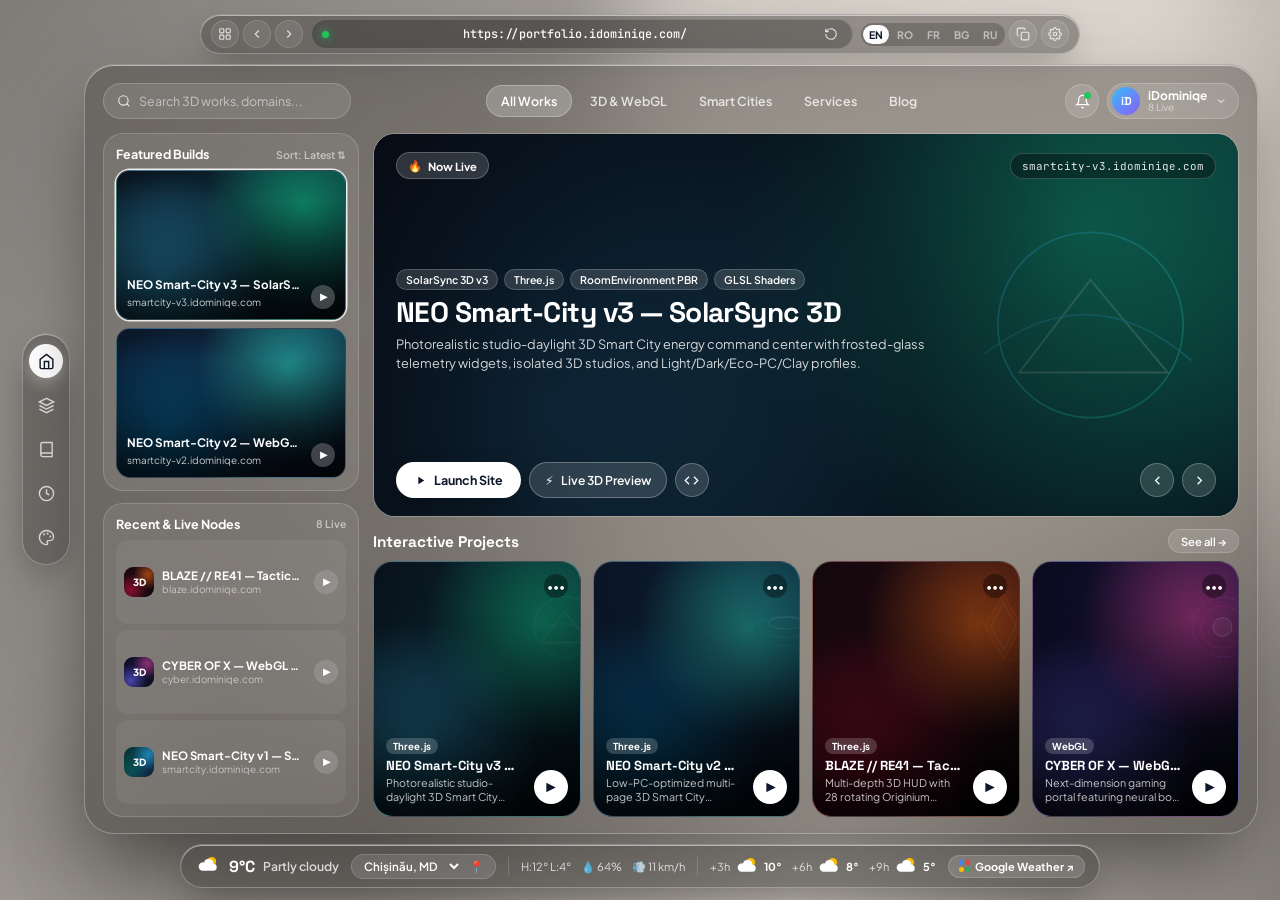
<file: index.html>
﻿<!DOCTYPE html>
<html lang="en" data-vtheme="loft">
<head>
  <meta charset="UTF-8" />
  <meta name="viewport" content="width=device-width, initial-scale=1.0, viewport-fit=cover" />
  <meta name="theme-color" content="#7f7b77" />
  <title>iDominiqe — Spatial Web Studio &amp; 3D Portfolio</title>
  <meta name="description" content="VisionOS smoked-glass single-screen portfolio by iDominiqe featuring live GitHub WebGL builds, address bar navigation, live Google Weather bar, blog, and custom web services." />
  <meta property="og:title" content="iDominiqe — Spatial Web Studio &amp; 3D Portfolio" />
  <meta property="og:description" content="Interactive 3D WebGL Smart Cities, Liquid Glass UI, Blog &amp; Custom Engineering." />
  <meta property="og:url" content="https://portfolio.idominiqe.com/" />
  <meta property="og:type" content="website" />

  <link rel="preconnect" href="https://fonts.googleapis.com" />
  <link rel="preconnect" href="https://fonts.gstatic.com" crossorigin />
  <link href="https://fonts.googleapis.com/css2?family=Inter:wght@400;500;600;700&family=JetBrains+Mono:wght@500;700&family=Plus+Jakarta+Sans:wght@400;500;600;700;800&family=Space+Grotesk:wght@600;700&display=swap" rel="stylesheet" />
  <link rel="stylesheet" href="css/vision-home.css" />
</head>
<body class="vision-home-body">

  <!-- Blurred Room / Ambient Backdrop -->
  <div class="room-backdrop" aria-hidden="true">
    <div class="room-loft-shapes">
      <div class="loft-window-glow"></div>
      <div class="loft-sofa-shadow"></div>
    </div>
    <div class="loft-custom-wallpaper" id="loft-wallpaper"></div>
  </div>

  <!-- Toast Notification -->
  <div class="v-toast" id="v-toast" role="status" aria-live="polite"></div>

  <!-- Single-Screen Spatial Frame -->
  <div class="vision-root is-preloading" id="vision-root">

    <!-- 1. DETACHED TOP ADDRESS BAR -->
    <header class="vision-address-bar v-pill-glass tile-reveal" style="--i:0;">
      <div class="addr-group">
        <a class="v-icon-btn" href="services.html" title="Services &amp; Full Archive" aria-label="Services and Archive">
          <svg viewBox="0 0 24 24" fill="none" stroke="currentColor" stroke-width="2"><rect x="3" y="3" width="7" height="7" rx="1.5"/><rect x="14" y="3" width="7" height="7" rx="1.5"/><rect x="14" y="14" width="7" height="7" rx="1.5"/><rect x="3" y="14" width="7" height="7" rx="1.5"/></svg>
        </a>
        <button class="v-icon-btn" id="addr-prev" title="Previous project" aria-label="Previous project">
          <svg viewBox="0 0 24 24" fill="none" stroke="currentColor" stroke-width="2"><path d="m15 18-6-6 6-6"/></svg>
        </button>
        <button class="v-icon-btn" id="addr-next" title="Next project" aria-label="Next project">
          <svg viewBox="0 0 24 24" fill="none" stroke="currentColor" stroke-width="2"><path d="m9 18 6-6-6-6"/></svg>
        </button>
      </div>

      <form class="address-form" id="address-form" autocomplete="off">
        <span class="ssl-dot" title="Cloudflare Full SSL"></span>
        <input class="address-input" id="address-input" type="text" value="https://portfolio.idominiqe.com/" aria-label="Address bar" data-vision-placeholder="addressPlaceholder" placeholder="Enter path, domain, or project (e.g. /blog, smartcity-v3)..." />
        <button type="button" class="v-icon-btn" id="addr-replay" title="Replay tile preload animation" aria-label="Reload tiles" style="width:22px; height:22px; background:transparent; border:none;">
          <svg viewBox="0 0 24 24" fill="none" stroke="currentColor" stroke-width="2"><path d="M3 12a9 9 0 1 0 3-6.7L3 8"/><path d="M3 3v5h5"/></svg>
        </button>
      </form>

      <div class="addr-group">
        <div class="lang-mini-pill" role="group" aria-label="Language switcher">
          <button class="lang-mini-btn active" data-lang="en">EN</button>
          <button class="lang-mini-btn" data-lang="ro">RO</button>
          <button class="lang-mini-btn" data-lang="fr">FR</button>
          <button class="lang-mini-btn" data-lang="bg">BG</button>
          <button class="lang-mini-btn" data-lang="ru">RU</button>
        </div>
        <button class="v-icon-btn" id="addr-copy" title="Copy current link" aria-label="Copy link">
          <svg viewBox="0 0 24 24" fill="none" stroke="currentColor" stroke-width="2"><rect x="9" y="9" width="13" height="13" rx="2"/><path d="M5 15H4a2 2 0 0 1-2-2V4a2 2 0 0 1 2-2h9a2 2 0 0 1 2 2v1"/></svg>
        </button>
        <button class="v-icon-btn" id="open-theme-drawer" title="Studio Themes &amp; Wallpaper" aria-label="Open Studio Settings">
          <svg viewBox="0 0 24 24" fill="none" stroke="currentColor" stroke-width="2"><circle cx="12" cy="12" r="3"/><path d="M19.4 15a1.65 1.65 0 0 0 .33 1.82l.06.06a2 2 0 1 1-2.83 2.83l-.06-.06a1.65 1.65 0 0 0-1.82-.33 1.65 1.65 0 0 0-1 1.51V21a2 2 0 0 1-4 0v-.09A1.65 1.65 0 0 0 9 19.4a1.65 1.65 0 0 0-1.82.33l-.06.06a2 2 0 1 1-2.83-2.83l.06-.06a1.65 1.65 0 0 0 .33-1.82 1.65 1.65 0 0 0-1.51-1H3a2 2 0 0 1 0-4h.09A1.65 1.65 0 0 0 4.6 9a1.65 1.65 0 0 0-.33-1.82l-.06-.06a2 2 0 1 1 2.83-2.83l.06.06a1.65 1.65 0 0 0 1.82.33H9a1.65 1.65 0 0 0 1-1.51V3a2 2 0 0 1 4 0v.09a1.65 1.65 0 0 0 1 1.51 1.65 1.65 0 0 0 1.82-.33l.06-.06a2 2 0 1 1 2.83 2.83l-.06.06a1.65 1.65 0 0 0-.33 1.82V9c.26.6.86 1 1.51 1H21a2 2 0 0 1 0 4h-.09a1.65 1.65 0 0 0-1.51 1z"/></svg>
        </button>
      </div>

      <div class="address-progress" id="address-progress"></div>
    </header>

    <!-- 2. CENTER SPATIAL WORKSPACE -->
    <div class="vision-stage">

      <!-- Left Detached Vertical Glass Dock -->
      <aside class="vision-dock v-pill-glass tile-reveal" style="--i:1;" aria-label="Primary Navigation Dock">
        <a class="dock-item active" href="./index.html" data-tip="Home" data-i18n-tip="nav.overview">
          <svg viewBox="0 0 24 24" fill="none" stroke="currentColor" stroke-width="2"><path d="m3 9 9-7 9 7v11a2 2 0 0 1-2 2H5a2 2 0 0 1-2-2z"/><polyline points="9 22 9 12 15 12 15 22"/></svg>
        </a>
        <a class="dock-item" href="./services.html" data-tip="Services" data-i18n-tip="nav.services">
          <svg viewBox="0 0 24 24" fill="none" stroke="currentColor" stroke-width="2"><path d="M12 2 2 7l10 5 10-5-10-5Z"/><path d="m2 17 10 5 10-5"/><path d="m2 12 10 5 10-5"/></svg>
        </a>
        <a class="dock-item" href="./blog/index.html" data-tip="Blog" data-i18n-tip="nav.blog">
          <svg viewBox="0 0 24 24" fill="none" stroke="currentColor" stroke-width="2"><path d="M4 19.5v-15A2.5 2.5 0 0 1 6.5 2H20v20H6.5a2.5 2.5 0 0 1 0-5H20"/></svg>
        </a>
        <a class="dock-item" href="https://v-2.idominiqe.com/" target="_blank" rel="noopener noreferrer" data-tip="v-2 Archive" data-i18n-tip="nav.v2">
          <svg viewBox="0 0 24 24" fill="none" stroke="currentColor" stroke-width="2"><circle cx="12" cy="12" r="10"/><path d="M12 6v6l4 2"/></svg>
        </a>
        <button class="dock-item" id="dock-theme-btn" data-tip="Themes &amp; FX">
          <svg viewBox="0 0 24 24" fill="none" stroke="currentColor" stroke-width="2"><circle cx="13.5" cy="6.5" r=".5" fill="currentColor"/><circle cx="17.5" cy="10.5" r=".5" fill="currentColor"/><circle cx="8.5" cy="7.5" r=".5" fill="currentColor"/><path d="M12 2C6.5 2 2 6.5 2 12s4.5 10 10 10c.93 0 1.65-.75 1.65-1.69 0-.44-.18-.84-.44-1.13-.29-.29-.44-.65-.44-1.12a1.64 1.64 0 0 1 1.67-1.67h2c3.05 0 5.56-2.5 5.56-5.55C21.97 6.01 17.46 2 12 2z"/></svg>
        </button>
      </aside>

      <!-- Main Smoked Glass Window -->
      <main class="vision-window v-glass" id="main-window">

        <!-- Window Internal Header -->
        <div class="win-topbar tile-reveal" style="--i:2;">
          <label class="win-search">
            <svg viewBox="0 0 24 24" fill="none" stroke="currentColor" stroke-width="2"><circle cx="11" cy="11" r="8"/><path d="m21 21-4.35-4.35"/></svg>
            <input type="search" id="vision-search" data-vision-placeholder="searchPlaceholder" placeholder="Search 3D works, domains..." />
          </label>

          <nav class="win-tabs" id="win-tabs" aria-label="Workspace categories">
            <button class="win-tab active" data-tab-cat="all" data-vision="tabs.all">All Works</button>
            <button class="win-tab" data-tab-cat="webgl" data-vision="tabs.webgl">3D &amp; WebGL</button>
            <button class="win-tab" data-tab-cat="ecosystems" data-vision="tabs.ecosystems">Smart Cities</button>
            <a class="win-tab" href="services.html" data-vision="tabs.services">Services</a>
            <a class="win-tab" href="blog/index.html" data-vision="tabs.blog">Blog</a>
          </nav>

          <div class="win-user-group">
            <a class="bell-btn" href="https://v-2.idominiqe.com/" target="_blank" rel="noopener noreferrer" title="Open v-2 Legacy Edition">
              <svg width="15" height="15" viewBox="0 0 24 24" fill="none" stroke="currentColor" stroke-width="2"><path d="M18 8A6 6 0 0 0 6 8c0 7-3 9-3 9h18s-3-2-3-9"/><path d="M13.73 21a2 2 0 0 1-3.46 0"/></svg>
              <span class="bell-dot"></span>
            </a>

            <button class="profile-chip" id="profile-chip-btn" aria-expanded="false" aria-controls="profile-popover">
              <span class="profile-avatar">iD</span>
              <span class="profile-text">
                <strong>iDominiqe</strong>
                <span data-i18n="bento.onlineCount">8 Live</span>
              </span>
              <svg width="12" height="12" viewBox="0 0 24 24" fill="none" stroke="currentColor" stroke-width="2"><path d="m6 9 6 6 6-6"/></svg>
            </button>

            <div class="profile-popover" id="profile-popover">
              <div style="font-size:0.68rem; color:rgba(255,255,255,0.55); padding:4px 10px;">@idominiqe · GitHub Pages + CF</div>
              <div id="profile-social-links"></div>
              <div style="height:1px; background:rgba(255,255,255,0.14); margin:4px 0;"></div>
              <a class="pop-link" href="services.html">⚡ <span data-i18n="nav.services">Services</span> <span>↗</span></a>
              <a class="pop-link" href="blog/index.html">📘 <span data-i18n="nav.blog">Blog</span> <span>↗</span></a>
              <a class="pop-link" href="https://v-2.idominiqe.com/" target="_blank" rel="noopener noreferrer">🕒 <span data-i18n="nav.v2">v-2 Archive</span> <span>↗</span></a>
            </div>
          </div>
        </div>

        <!-- Window Internal 2-Column Content -->
        <div class="win-body">

          <!-- Left Rail (2 Stacked Frosted Panels) -->
          <div class="win-rail">
            <section class="rail-card featured-box tile-reveal" style="--i:3;">
              <div class="rail-head">
                <span data-vision="featuredBuilds">🔥 Featured Builds</span>
                <span class="rail-sort" data-vision="sortLatest">Sort: Latest ⇅</span>
              </div>
              <div class="featured-thumbs" id="rail-featured-list"></div>
            </section>

            <section class="rail-card queue-box tile-reveal" style="--i:4;">
              <div class="rail-head">
                <span data-vision="quickLaunch">⚡ Recent &amp; Live Nodes</span>
                <span class="rail-sort" data-i18n="bento.onlineCount">8 Live</span>
              </div>
              <div class="queue-list" id="rail-queue-list"></div>
            </section>
          </div>

          <!-- Right Main Stage (Hero Banner + 4 Poster Tiles) -->
          <div class="win-stage">
            <article class="hero-banner tile-reveal" style="--i:5;" id="hero-banner">
              <div class="hero-art-layer" id="hero-art-layer"></div>
              <svg class="hero-motif-svg" id="hero-motif-svg" viewBox="0 0 320 220" aria-hidden="true"></svg>
              <div class="hero-scrim"></div>

              <div class="hero-top">
                <span class="hero-trending-badge">🔥 <span data-vision="nowTrending">Now Live</span></span>
                <span class="hero-domain-chip" id="hero-domain-chip">smartcity-v3.idominiqe.com</span>
              </div>

              <div class="hero-body">
                <div class="hero-tag-row" id="hero-tag-row"></div>
                <h1 class="hero-title" id="hero-title">NEO Smart-City v3 — SolarSync 3D</h1>
                <p class="hero-desc" id="hero-desc"></p>
              </div>

              <div class="hero-actions-row">
                <div class="hero-btn-group">
                  <a class="btn-solid-white" id="hero-launch-btn" href="https://smartcity-v3.idominiqe.com/" target="_blank" rel="noopener noreferrer">
                    <svg width="13" height="13" viewBox="0 0 24 24" fill="currentColor"><path d="M8 5v14l11-7z"/></svg>
                    <span data-vision="launchLive">Launch Site</span>
                  </a>
                  <button class="btn-frosted" id="hero-preview-btn">
                    <span>⚡</span>
                    <span data-vision="livePreview">Live 3D Preview</span>
                  </button>
                  <a class="hero-nav-circle" id="hero-repo-btn" href="https://github.com/iDominiqe/smartcity-v3" target="_blank" rel="noopener noreferrer" title="GitHub Repository" aria-label="View on GitHub">
                    <svg width="15" height="15" viewBox="0 0 24 24" fill="none" stroke="currentColor" stroke-width="2"><polyline points="16 18 22 12 16 6"/><polyline points="8 6 2 12 8 18"/></svg>
                  </a>
                </div>

                <div class="hero-btn-group">
                  <button class="hero-nav-circle" id="hero-prev" aria-label="Previous project">
                    <svg width="15" height="15" viewBox="0 0 24 24" fill="none" stroke="currentColor" stroke-width="2"><path d="m15 18-6-6 6-6"/></svg>
                  </button>
                  <button class="hero-nav-circle" id="hero-next" aria-label="Next project">
                    <svg width="15" height="15" viewBox="0 0 24 24" fill="none" stroke="currentColor" stroke-width="2"><path d="m9 18 6-6-6-6"/></svg>
                  </button>
                </div>
              </div>
            </article>

            <section class="poster-section">
              <div class="poster-section-head">
                <h2 data-vision="exploreMore">Interactive Projects</h2>
                <a class="see-all-pill" href="services.html"><span data-vision="seeAll">See all</span> →</a>
              </div>
              <div class="poster-grid" id="poster-grid"></div>
            </section>
          </div>
        </div>
      </main>
    </div>

    <!-- 3. BOTTOM FLOATING GOOGLE WEATHER BAR -->
    <section class="weather-dock v-pill-glass tile-reveal" style="--i:10;" aria-label="Live Google Weather">
      <div class="weather-main">
        <span id="weather-icon-slot" aria-hidden="true"></span>
        <strong class="weather-temp" id="weather-temp">--°C</strong>
        <span class="weather-cond" id="weather-cond" data-vision="weatherLoading">Loading weather...</span>
      </div>

      <div class="weather-city-wrap">
        <select class="weather-city-select" id="weather-city-select" aria-label="Select city">
          <option value="chisinau">Chișinău, MD</option>
          <option value="bucharest">Bucharest, RO</option>
          <option value="paris">Paris, FR</option>
          <option value="london">London, UK</option>
          <option value="tokyo">Tokyo, JP</option>
          <option value="newyork">New York, US</option>
        </select>
        <button id="weather-geo-btn" title="Use my current location" aria-label="Use GPS location" style="font-size:0.74rem; padding:0 3px;">📍</button>
      </div>

      <span class="weather-sep"></span>

      <div class="weather-metrics">
        <span id="weather-hl">H:--° L:--°</span>
        <span id="weather-hum">💧 --%</span>
        <span id="weather-wind">💨 -- km/h</span>
      </div>

      <span class="weather-sep"></span>

      <div class="weather-hourly" id="weather-hourly"></div>

      <a class="google-weather-link" id="google-weather-link" href="https://www.google.com/search?q=weather+Chisinau" target="_blank" rel="noopener noreferrer">
        <span class="g-dot-logo" aria-hidden="true">
          <i style="background:#4285F4"></i><i style="background:#EA4335"></i>
          <i style="background:#FBBC05"></i><i style="background:#34A853"></i>
        </span>
        <span data-vision="weatherGoogle">Google Weather ↗</span>
      </a>
    </section>

  </div>

  <!-- LIVE 3D PROJECT PREVIEW MODAL -->
  <div class="v-modal-backdrop" id="v-modal-backdrop" role="dialog" aria-modal="true" aria-labelledby="v-modal-title">
    <div class="v-modal-card v-glass">
      <div style="display:flex; justify-content:space-between; align-items:center; gap:12px;">
        <div>
          <span class="poster-badge" id="v-modal-domain">smartcity-v3.idominiqe.com</span>
          <h2 id="v-modal-title" style="font-family:var(--font-display); font-size:1.35rem; margin-top:4px;">Project Title</h2>
        </div>
        <button class="v-icon-btn" id="v-modal-close" aria-label="Close modal">✕</button>
      </div>
      <div class="v-modal-frame">
        <iframe id="v-modal-iframe" title="Live interactive project preview" loading="lazy"></iframe>
      </div>
      <p id="v-modal-desc" style="font-size:0.84rem; color:var(--ink-2);"></p>
      <div style="display:flex; justify-content:space-between; flex-wrap:wrap; gap:10px; align-items:center;">
        <div id="v-modal-stack" style="display:flex; flex-wrap:wrap; gap:6px;"></div>
        <div style="display:flex; gap:8px;">
          <a class="btn-solid-white" id="v-modal-live" href="#" target="_blank" rel="noopener noreferrer" data-i18n="modal.openNewTab">Open Live Domain</a>
          <a class="btn-frosted" id="v-modal-github" href="#" target="_blank" rel="noopener noreferrer" data-i18n="modal.viewGithub">View on GitHub</a>
        </div>
      </div>
    </div>
  </div>

  <!-- APPEARANCE & THEME DRAWER -->
  <div class="v-drawer-backdrop" id="v-drawer-backdrop"></div>
  <aside class="v-drawer v-glass" id="v-drawer" aria-label="Studio Appearance Controls">
    <div style="display:flex; justify-content:space-between; align-items:center;">
      <strong style="font-family:var(--font-display); font-size:1rem;">✨ <span data-i18n="drawer.title">Studio Appearance</span></strong>
      <button class="v-icon-btn" id="v-drawer-close" aria-label="Close">✕</button>
    </div>

    <div>
      <div style="font-size:0.72rem; color:var(--ink-3); font-weight:700; margin-bottom:8px;" data-i18n="drawer.palettes">Environment &amp; Glass Theme</div>
      <div class="theme-chip-grid" id="theme-chip-grid">
        <button class="theme-chip-btn active" data-set-vtheme="loft">🪟 Vision Loft</button>
        <button class="theme-chip-btn" data-set-vtheme="obsidian">🌑 Dark Obsidian</button>
        <button class="theme-chip-btn" data-set-vtheme="aurora">🌌 Aurora Prism</button>
        <button class="theme-chip-btn" data-set-vtheme="flat-dark">⬛ Flat Dark</button>
        <button class="theme-chip-btn" data-set-vtheme="flat-light">⬜ Flat Light</button>
      </div>
    </div>

    <div>
      <div style="font-size:0.72rem; color:var(--ink-3); font-weight:700; margin-bottom:8px;" data-i18n="drawer.background">Custom Wallpaper</div>
      <div style="display:flex; gap:6px; margin-bottom:8px;">
        <input id="v-bg-url" type="url" placeholder="https://..." style="flex:1; min-width:0; padding:7px 10px; border-radius:10px; border:1px solid var(--glass-border-soft); background:var(--glass-input); font-size:0.76rem; outline:none;" />
        <button class="see-all-pill" id="v-bg-apply" data-i18n="drawer.bgApply">Apply</button>
      </div>
      <div style="display:flex; gap:8px;">
        <label class="see-all-pill" style="flex:1; text-align:center; cursor:pointer;">
          <input type="file" id="v-bg-file" accept="image/*" hidden />
          <span data-i18n="drawer.bgUpload">Upload Image</span>
        </label>
        <button class="see-all-pill" id="v-bg-reset" data-i18n="drawer.bgReset">Reset</button>
      </div>
    </div>

    <div style="margin-top:auto; display:flex; flex-direction:column; gap:8px;">
      <a class="see-all-pill" style="text-align:center; padding:8px;" href="services.html">⚡ Services &amp; All 8 Builds ↗</a>
      <a class="see-all-pill" style="text-align:center; padding:8px;" href="blog/index.html">📘 Tech &amp; Security Blog ↗</a>
      <a class="see-all-pill" style="text-align:center; padding:8px;" href="https://v-2.idominiqe.com/" target="_blank" rel="noopener noreferrer">🕒 Open v-2.idominiqe.com ↗</a>
    </div>
  </aside>

  <script type="module" src="js/vision-home.js"></script>
</body>
</html>
</file>
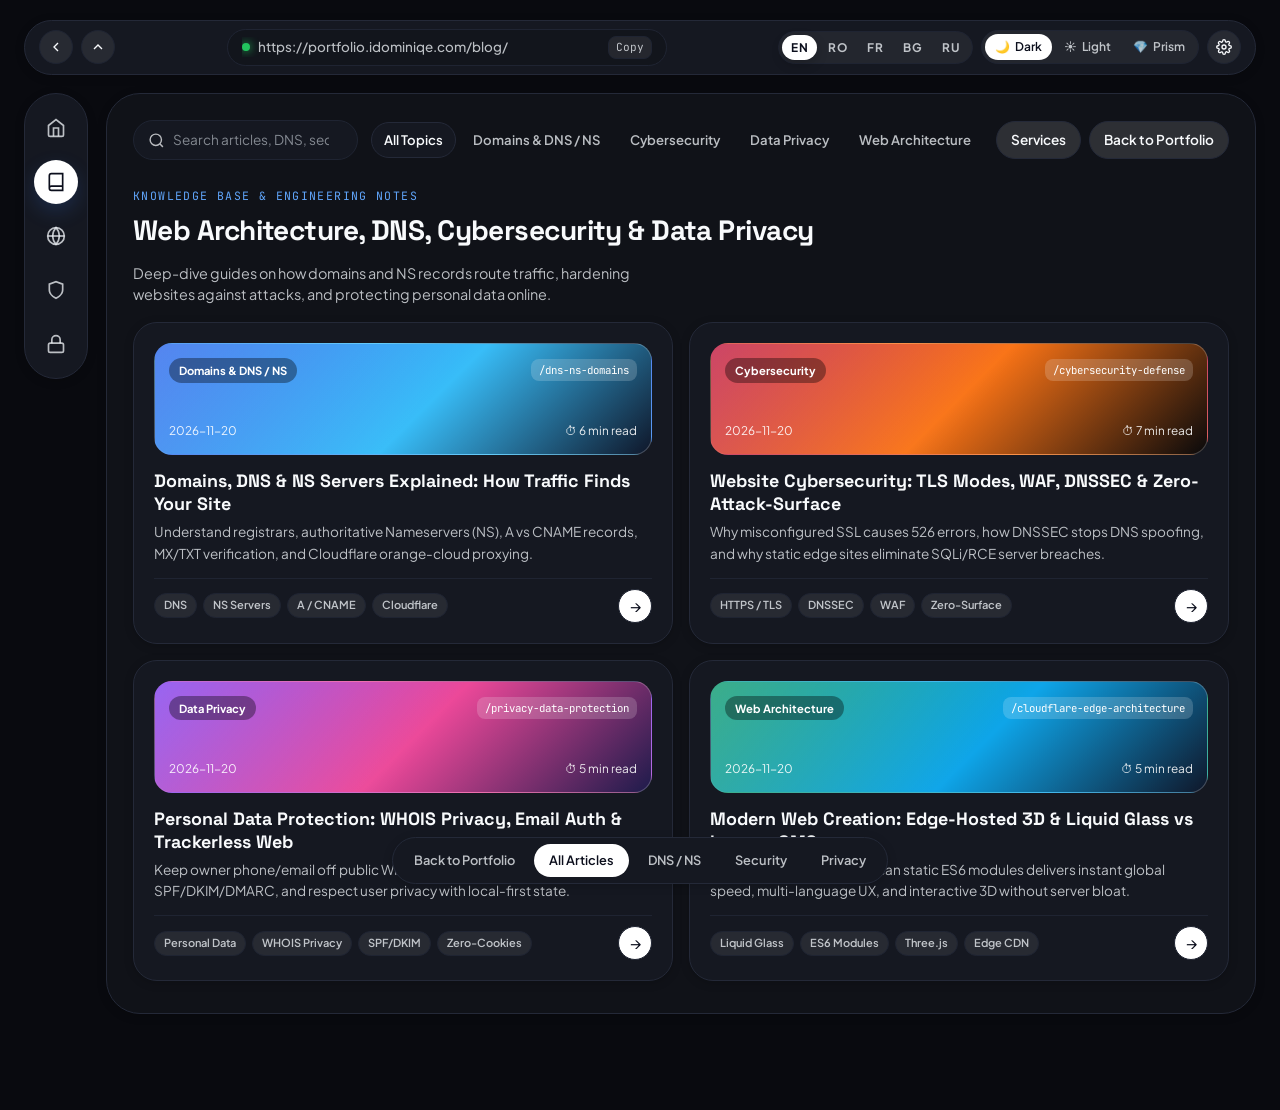
<file: blog/index.html>
﻿<!DOCTYPE html>
<html lang="en" data-palette="flat" data-lighting="dark">
<head>
  <meta charset="UTF-8" />
  <meta name="viewport" content="width=device-width, initial-scale=1.0, viewport-fit=cover" />
  <meta name="theme-color" content="#0b0e1c" />
  <title>iDominiqe Blog — Web Engineering, DNS, Cybersecurity &amp; Privacy</title>
  <meta name="description" content="Practical guides on websites, domains, DNS, NS servers, cybersecurity, and personal data protection by iDominiqe." />
  <link rel="preconnect" href="https://fonts.googleapis.com" />
  <link rel="preconnect" href="https://fonts.gstatic.com" crossorigin />
  <link href="https://fonts.googleapis.com/css2?family=Inter:wght@400;500;600;700&family=JetBrains+Mono:wght@500;700&family=Plus+Jakarta+Sans:wght@400;500;600;700;800&family=Space+Grotesk:wght@600;700&display=swap" rel="stylesheet" />
  <link rel="stylesheet" href="../css/style.css" />
  <link rel="stylesheet" href="../css/blog.css" />
</head>
<body class="no-shards">

  <div class="scroll-progress-track" aria-hidden="true"><div class="scroll-progress-bar" id="scroll-progress-bar"></div></div>

  <div class="bg-stage" aria-hidden="true">
    <canvas id="ambient-canvas"></canvas>
    <div class="bg-wallpaper" id="bg-wallpaper"></div>
    <div class="bg-dimmer"></div>
    <div class="bg-noise"></div>
  </div>

  <div class="floating-3d-layer" id="floating-3d-layer" aria-hidden="true">
    <div class="glass-artifact artifact-cube" data-depth="34"></div>
    <div class="glass-artifact artifact-sphere" data-depth="24"></div>
    <div class="glass-artifact artifact-ring" data-depth="40"></div>
    <div class="glass-artifact artifact-prism" data-depth="28"></div>
  </div>

  <div class="spatial-cursor" id="spatial-cursor" aria-hidden="true">
    <div class="cursor-halo" id="cursor-halo"></div>
    <div class="cursor-core" id="cursor-core"></div>
  </div>

  <div class="toast-pill liquid-glass" id="toast-pill" role="status" aria-live="polite"></div>

  <div class="parallax-stage">
    <header class="top-spatial-bar liquid-glass">
      <div class="bar-group">
        <a class="pill-icon-btn" href="../index.html" title="Back to Portfolio" aria-label="Back to Portfolio">
          <svg viewBox="0 0 24 24" fill="none" stroke="currentColor" stroke-width="2"><path d="m15 18-6-6 6-6"/></svg>
        </a>
        <button class="pill-icon-btn" id="scroll-top-btn" title="Scroll to top" aria-label="Scroll to top">
          <svg viewBox="0 0 24 24" fill="none" stroke="currentColor" stroke-width="2"><path d="m18 15-6-6-6 6"/></svg>
        </button>
      </div>

      <div class="domain-omnibox">
        <div class="domain-url">
          <span class="ssl-dot" title="Cloudflare SSL Active"></span>
          <span id="omnibox-url-text">https://portfolio.idominiqe.com/blog/</span>
        </div>
        <div class="omnibox-actions">
          <button class="kbd-hint" id="copy-domain-btn">Copy</button>
        </div>
      </div>

      <div class="bar-group" style="flex-wrap: wrap;">
        <div class="lang-switcher" role="group" aria-label="Language switcher">
          <button class="lang-btn active" data-lang="en">EN</button>
          <button class="lang-btn" data-lang="ro">RO</button>
          <button class="lang-btn" data-lang="fr">FR</button>
          <button class="lang-btn" data-lang="bg">BG</button>
          <button class="lang-btn" data-lang="ru">RU</button>
        </div>
        <div class="lighting-quick-pill" role="group" aria-label="Lighting mode">
          <button class="light-mode-btn active" data-lighting-set="dark">🌙 <span class="btn-label" data-i18n="lighting.dark">Dark</span></button>
          <button class="light-mode-btn" data-lighting-set="light">☀️ <span class="btn-label" data-i18n="lighting.light">Light</span></button>
          <button class="light-mode-btn" data-lighting-set="iridescent">💎 <span class="btn-label" data-i18n="lighting.iridescent">Prism</span></button>
        </div>
        <button class="pill-icon-btn" id="open-studio-btn" title="Studio Theme & Animations" aria-label="Open Studio Controls">
          <svg viewBox="0 0 24 24" fill="none" stroke="currentColor" stroke-width="2"><circle cx="12" cy="12" r="3"/><path d="M19.4 15a1.65 1.65 0 0 0 .33 1.82l.06.06a2 2 0 1 1-2.83 2.83l-.06-.06a1.65 1.65 0 0 0-1.82-.33 1.65 1.65 0 0 0-1 1.51V21a2 2 0 0 1-4 0v-.09A1.65 1.65 0 0 0 9 19.4a1.65 1.65 0 0 0-1.82.33l-.06.06a2 2 0 1 1-2.83-2.83l.06-.06a1.65 1.65 0 0 0 .33-1.82 1.65 1.65 0 0 0-1.51-1H3a2 2 0 0 1 0-4h.09A1.65 1.65 0 0 0 4.6 9a1.65 1.65 0 0 0-.33-1.82l-.06-.06a2 2 0 1 1 2.83-2.83l.06.06a1.65 1.65 0 0 0 1.82.33H9a1.65 1.65 0 0 0 1-1.51V3a2 2 0 0 1 4 0v.09a1.65 1.65 0 0 0 1 1.51 1.65 1.65 0 0 0 1.82-.33l.06-.06a2 2 0 1 1 2.83 2.83l-.06.06a1.65 1.65 0 0 0-.33 1.82V9c.26.6.86 1 1.51 1H21a2 2 0 0 1 0 4h-.09a1.65 1.65 0 0 0-1.51 1z"/></svg>
        </button>
      </div>
    </header>

    <div class="spatial-workspace">
      <aside class="left-dock liquid-glass" aria-label="Blog navigation">
        <a class="dock-btn" href="../index.html" data-tooltip="Portfolio Home">
          <svg viewBox="0 0 24 24" fill="none" stroke="currentColor" stroke-width="2"><path d="m3 9 9-7 9 7v11a2 2 0 0 1-2 2H5a2 2 0 0 1-2-2z"/><polyline points="9 22 9 12 15 12 15 22"/></svg>
        </a>
        <a class="dock-btn active" href="./index.html" data-tooltip="Blog & Guides">
          <svg viewBox="0 0 24 24" fill="none" stroke="currentColor" stroke-width="2"><path d="M4 19.5v-15A2.5 2.5 0 0 1 6.5 2H20v20H6.5a2.5 2.5 0 0 1 0-5H20"/></svg>
        </a>
        <a class="dock-btn" href="./dns-ns-domains.html" data-tooltip="DNS & NS">
          <svg viewBox="0 0 24 24" fill="none" stroke="currentColor" stroke-width="2"><circle cx="12" cy="12" r="10"/><line x1="2" y1="12" x2="22" y2="12"/><path d="M12 2a15.3 15.3 0 0 1 4 10 15.3 15.3 0 0 1-4 10 15.3 15.3 0 0 1-4-10 15.3 15.3 0 0 1 4-10z"/></svg>
        </a>
        <a class="dock-btn" href="./cybersecurity-defense.html" data-tooltip="Cybersecurity">
          <svg viewBox="0 0 24 24" fill="none" stroke="currentColor" stroke-width="2"><path d="M12 22s8-4 8-10V5l-8-3-8 3v7c0 6 8 10 8 10z"/></svg>
        </a>
        <a class="dock-btn" href="./privacy-data-protection.html" data-tooltip="Data Privacy">
          <svg viewBox="0 0 24 24" fill="none" stroke="currentColor" stroke-width="2"><rect x="3" y="11" width="18" height="11" rx="2"/><path d="M7 11V7a5 5 0 0 1 10 0v4"/></svg>
        </a>
      </aside>

      <main class="main-glass-shell liquid-glass" id="main-shell">
        <div class="shell-header">
          <label class="search-pill">
            <svg viewBox="0 0 24 24" fill="none" stroke="currentColor" stroke-width="2"><circle cx="11" cy="11" r="8"/><path d="m21 21-4.35-4.35"/></svg>
            <input type="search" id="blog-search" data-blog-placeholder="searchPlaceholder" placeholder="Search articles, DNS, security..." />
          </label>

          <nav class="shell-tabs" id="blog-topic-tabs" aria-label="Blog topics"></nav>

          <div style="display:flex; gap:8px;">
            <a href="../services.html" class="btn-secondary-glass" data-i18n="nav.services" style="padding:8px 14px;">Services</a>
            <a href="../index.html" class="btn-secondary-glass" data-blog-i18n="backHome" style="padding:8px 14px;">Back to Home</a>
          </div>
        </div>

        <section class="shell-section">
          <div class="section-head">
            <div>
              <div class="section-kicker" data-blog-i18n="kicker">Knowledge Base &amp; Engineering Notes</div>
              <h1 class="section-title" data-blog-i18n="heading">Web Architecture, DNS, Cybersecurity &amp; Data Privacy</h1>
            </div>
            <p class="section-sub" data-blog-i18n="sub">Deep-dive guides on how domains and NS records route traffic, hardening websites against attacks, and protecting personal data online.</p>
          </div>

          <div class="blog-grid" id="blog-hub-grid"></div>
        </section>
      </main>
    </div>
  </div>

  <nav class="bottom-pill-nav liquid-glass" aria-label="Blog navigation bar">
    <a class="bottom-nav-btn" href="../index.html" data-blog-i18n="backHome">Home</a>
    <a class="bottom-nav-btn active" href="./index.html" data-blog-i18n="backBlog">Blog</a>
    <a class="bottom-nav-btn" href="./dns-ns-domains.html">DNS / NS</a>
    <a class="bottom-nav-btn" href="./cybersecurity-defense.html">Security</a>
    <a class="bottom-nav-btn" href="./privacy-data-protection.html">Privacy</a>
  </nav>

  <!-- STUDIO FX DRAWER -->
  <div class="studio-drawer-backdrop" id="studio-backdrop"></div>
  <aside class="studio-drawer liquid-glass" id="studio-drawer" aria-label="Studio Controls">
    <div class="panel-head-row">
      <h2 class="panel-title">✨ <span data-i18n="drawer.title">Studio Lighting &amp; Background</span></h2>
      <button class="pill-icon-btn" id="close-studio-btn" aria-label="Close">✕</button>
    </div>

    <div class="drawer-group">
      <span class="drawer-group-title" data-i18n="drawer.animations">Background 3D Animations</span>
      <div class="anim-quick-pills" id="drawer-anim-list"></div>
    </div>

    <div class="drawer-group">
      <span class="drawer-group-title" data-i18n="drawer.palettes">Color Palettes</span>
      <div class="palette-quick-pills" id="drawer-palette-list"></div>
    </div>

    <div class="drawer-group">
      <span class="drawer-group-title" data-i18n="drawer.background">Custom Wallpaper</span>
      <div style="display:flex; gap:6px;">
        <input class="glass-input" id="custom-bg-url" type="url" data-i18n-placeholder="drawer.bgUrlPlaceholder" placeholder="Paste image URL..." />
        <button class="btn-secondary-glass" id="apply-bg-url" style="padding:8px 12px;" data-i18n="drawer.bgApply">Apply</button>
      </div>
      <div style="display:flex; gap:8px; flex-wrap:wrap;">
        <label class="btn-secondary-glass" style="flex:1; justify-content:center;">
          <input type="file" id="upload-bg-file" accept="image/*" hidden />
          <span data-i18n="drawer.bgUpload">Upload Background</span>
        </label>
        <button class="btn-secondary-glass" id="reset-bg-btn" data-i18n="drawer.bgReset">Reset</button>
      </div>
    </div>

    <div class="drawer-group" style="border-bottom:none;">
      <span class="drawer-group-title" data-i18n="drawer.fx">Liquid Glass &amp; Parallax FX</span>
      <label class="slider-row"><span class="slider-label"><span data-i18n="drawer.blur">Blur</span><strong id="val-blur">28px</strong></span><input type="range" id="ctrl-blur" min="8" max="48" value="28" /></label>
      <label class="slider-row"><span class="slider-label"><span data-i18n="drawer.glow">Mouse Glow</span><strong id="val-glow">100%</strong></span><input type="range" id="ctrl-glow" min="0" max="150" value="100" /></label>
      <label class="slider-row"><span class="slider-label"><span data-i18n="drawer.parallax">3D Parallax</span><strong id="val-parallax">100%</strong></span><input type="range" id="ctrl-parallax" min="0" max="160" value="100" /></label>
      <label class="slider-row"><span class="slider-label"><span data-i18n="drawer.bgDim">Dimming</span><strong id="val-dim">28%</strong></span><input type="range" id="ctrl-dim" min="0" max="75" value="28" /></label>
      <label class="slider-row"><span class="slider-label"><span data-i18n="drawer.bgBlur">BG Blur</span><strong id="val-bgblur">0px</strong></span><input type="range" id="ctrl-bgblur" min="0" max="24" value="0" /></label>
      <label style="display:flex; justify-content:space-between; font-size:0.82rem; cursor:pointer;"><span data-i18n="drawer.shards">Floating 3D Shards</span><input type="checkbox" id="ctrl-shards" checked /></label>
      <label style="display:flex; justify-content:space-between; font-size:0.82rem; cursor:pointer;"><span data-i18n="drawer.cursor">Spatial Cursor</span><input type="checkbox" id="ctrl-cursor" checked /></label>
    </div>
  </aside>

  <script type="module" src="../js/blog.js"></script>
</body>
</html>
</file>
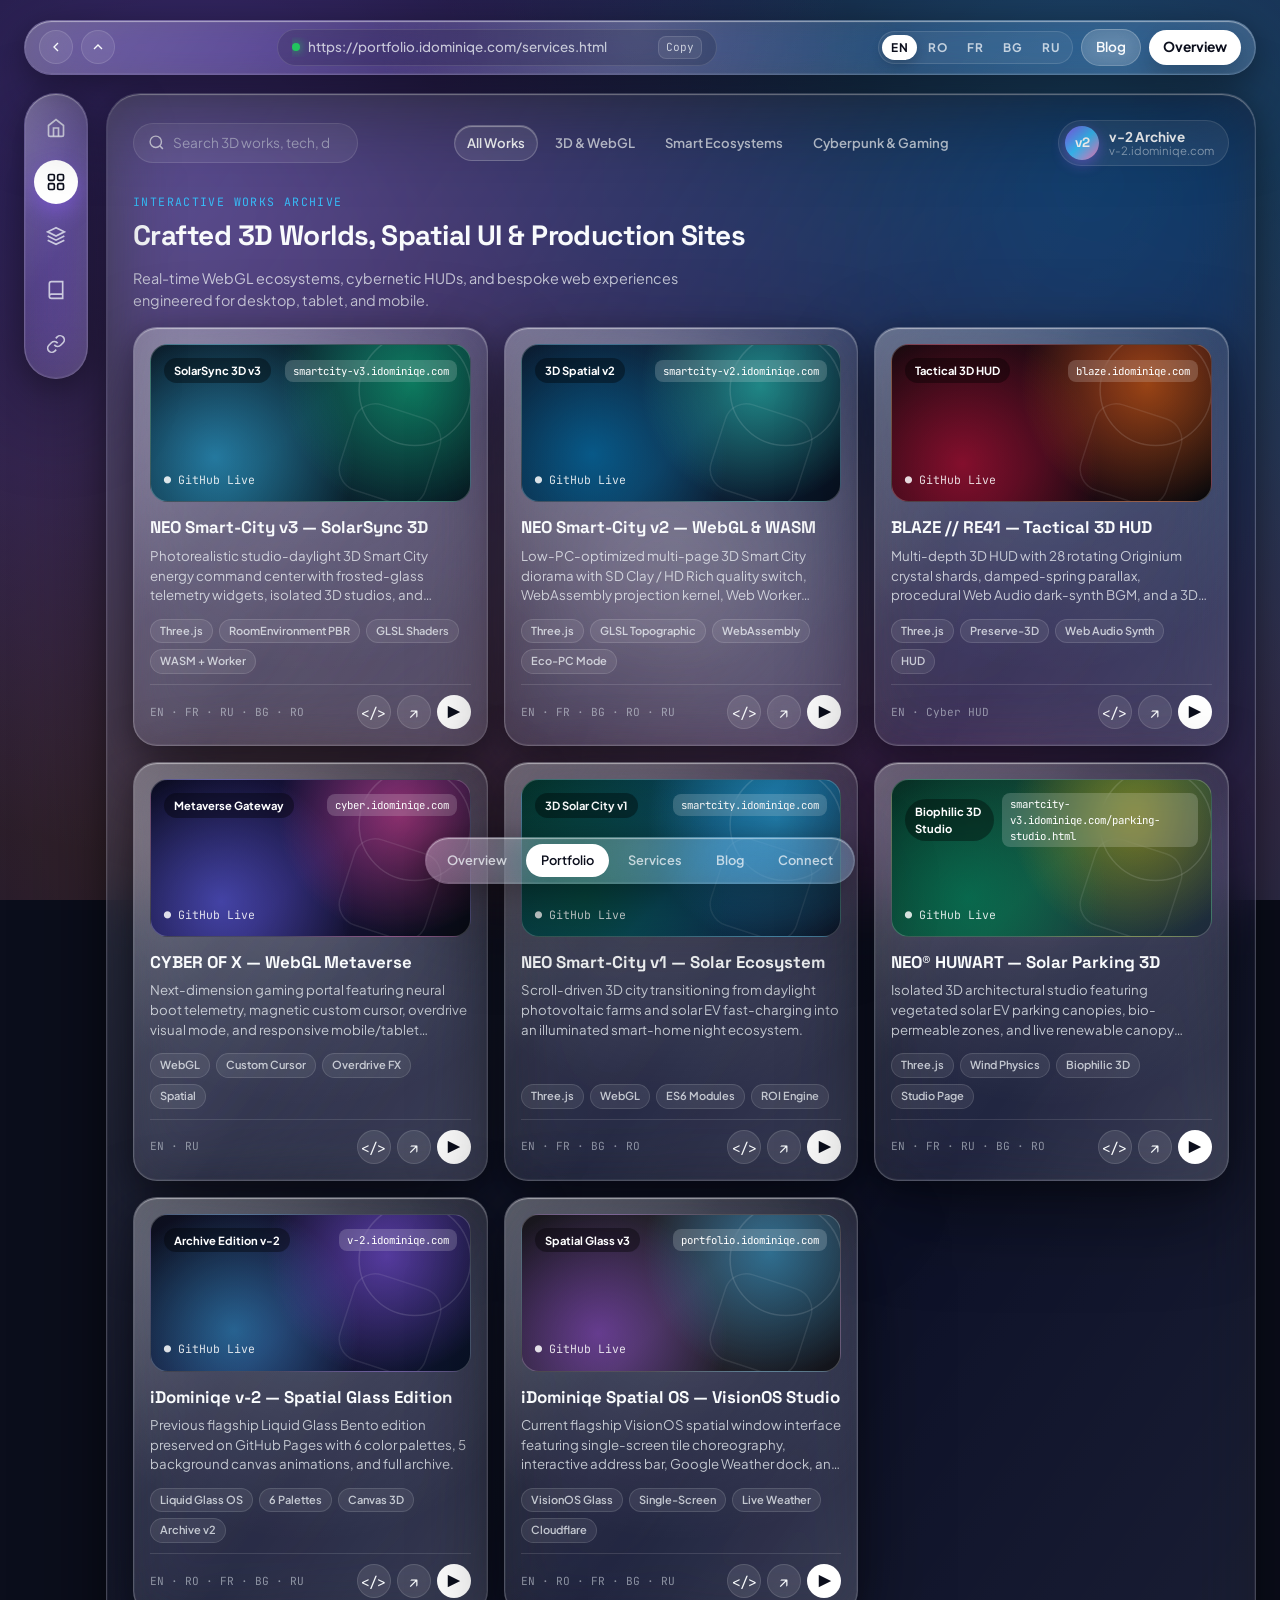
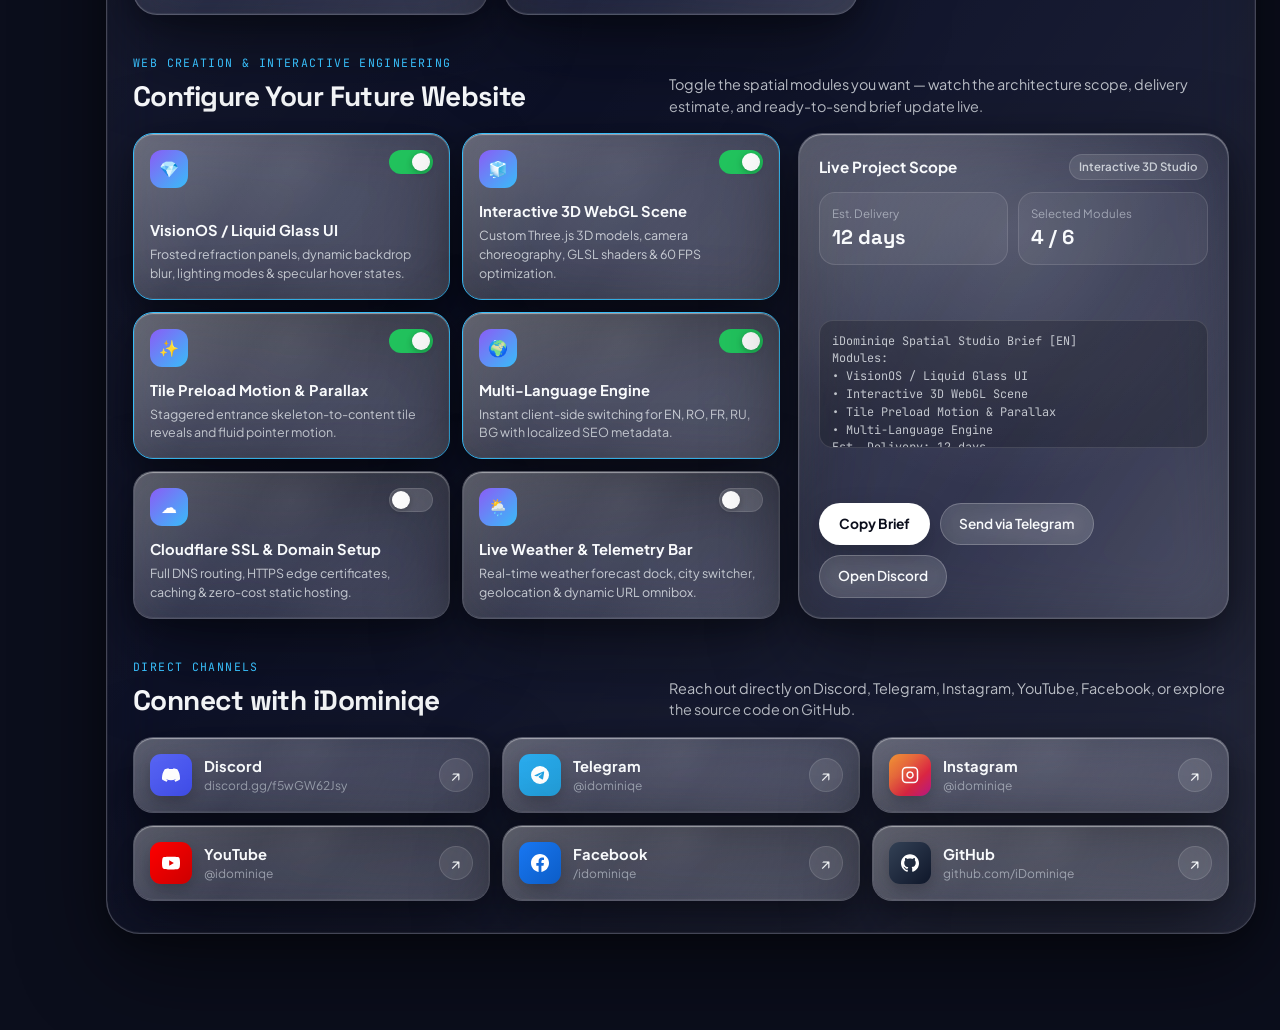
<file: services.html>
﻿<!DOCTYPE html>
<html lang="en" data-palette="aurora" data-lighting="dark">
<head>
  <meta charset="UTF-8" />
  <meta name="viewport" content="width=device-width, initial-scale=1.0, viewport-fit=cover" />
  <meta name="theme-color" content="#0b0e1c" />
  <title>iDominiqe Services &amp; Portfolio Archive — Custom 3D Web &amp; Spatial UI</title>
  <meta name="description" content="Explore all 8 live GitHub 3D WebGL & Liquid Glass projects, configure your future website architecture, and connect with iDominiqe." />
  <link rel="preconnect" href="https://fonts.googleapis.com" />
  <link rel="preconnect" href="https://fonts.gstatic.com" crossorigin />
  <link href="https://fonts.googleapis.com/css2?family=Inter:wght@400;500;600;700&family=JetBrains+Mono:wght@500;700&family=Plus+Jakarta+Sans:wght@400;500;600;700;800&family=Space+Grotesk:wght@600;700&display=swap" rel="stylesheet" />
  <link rel="stylesheet" href="css/style.css" />
  <link rel="stylesheet" href="css/blog.css" />
</head>
<body>

  <div class="scroll-progress-track" aria-hidden="true"><div class="scroll-progress-bar" id="scroll-progress-bar"></div></div>

  <div class="bg-stage" aria-hidden="true">
    <canvas id="ambient-canvas"></canvas>
    <div class="bg-wallpaper" id="bg-wallpaper"></div>
    <div class="bg-dimmer"></div>
    <div class="bg-noise"></div>
  </div>

  <div class="toast-pill liquid-glass" id="toast-pill" role="status" aria-live="polite"></div>

  <div class="parallax-stage">
    <!-- Top Address Bar (Harmonized with VisionOS Home) -->
    <header class="top-spatial-bar liquid-glass">
      <div class="bar-group">
        <a class="pill-icon-btn" href="./index.html" title="Back to Home" aria-label="Back to Home">
          <svg viewBox="0 0 24 24" fill="none" stroke="currentColor" stroke-width="2"><path d="m15 18-6-6 6-6"/></svg>
        </a>
        <button class="pill-icon-btn" id="scroll-top-btn" title="Scroll to top" aria-label="Scroll to top">
          <svg viewBox="0 0 24 24" fill="none" stroke="currentColor" stroke-width="2"><path d="m18 15-6-6-6 6"/></svg>
        </button>
      </div>

      <div class="domain-omnibox">
        <div class="domain-url">
          <span class="ssl-dot" title="Cloudflare SSL Active"></span>
          <span id="omnibox-url-text">https://portfolio.idominiqe.com/services.html</span>
        </div>
        <div class="omnibox-actions">
          <button class="kbd-hint" id="copy-domain-btn">Copy</button>
        </div>
      </div>

      <div class="bar-group" style="flex-wrap: wrap;">
        <div class="lang-switcher" role="group" aria-label="Language switcher">
          <button class="lang-btn active" data-lang="en">EN</button>
          <button class="lang-btn" data-lang="ro">RO</button>
          <button class="lang-btn" data-lang="fr">FR</button>
          <button class="lang-btn" data-lang="bg">BG</button>
          <button class="lang-btn" data-lang="ru">RU</button>
        </div>
        <a class="btn-secondary-glass" href="./blog/index.html" data-i18n="nav.blog" style="padding:7px 14px;">Blog</a>
        <a class="btn-primary-glass" href="./index.html" data-i18n="nav.overview" style="padding:7px 14px;">Home</a>
      </div>
    </header>

    <div class="spatial-workspace">
      <aside class="left-dock liquid-glass" aria-label="Services navigation">
        <a class="dock-btn" href="./index.html" data-tooltip="Home">
          <svg viewBox="0 0 24 24" fill="none" stroke="currentColor" stroke-width="2"><path d="m3 9 9-7 9 7v11a2 2 0 0 1-2 2H5a2 2 0 0 1-2-2z"/><polyline points="9 22 9 12 15 12 15 22"/></svg>
        </a>
        <button class="dock-btn active" data-scroll-target="archive" data-tooltip="All 8 Builds">
          <svg viewBox="0 0 24 24" fill="none" stroke="currentColor" stroke-width="2"><rect x="3" y="3" width="7" height="7" rx="1.5"/><rect x="14" y="3" width="7" height="7" rx="1.5"/><rect x="14" y="14" width="7" height="7" rx="1.5"/><rect x="3" y="14" width="7" height="7" rx="1.5"/></svg>
        </button>
        <button class="dock-btn" data-scroll-target="configurator" data-tooltip="Services">
          <svg viewBox="0 0 24 24" fill="none" stroke="currentColor" stroke-width="2"><path d="M12 2L2 7l10 5 10-5-10-5z"/><path d="M2 17l10 5 10-5"/><path d="M2 12l10 5 10-5"/></svg>
        </button>
        <a class="dock-btn" href="./blog/index.html" data-tooltip="Blog">
          <svg viewBox="0 0 24 24" fill="none" stroke="currentColor" stroke-width="2"><path d="M4 19.5v-15A2.5 2.5 0 0 1 6.5 2H20v20H6.5a2.5 2.5 0 0 1 0-5H20"/></svg>
        </a>
        <button class="dock-btn" data-scroll-target="connect" data-tooltip="Connect">
          <svg viewBox="0 0 24 24" fill="none" stroke="currentColor" stroke-width="2"><path d="M10 13a5 5 0 0 0 7.54.54l3-3a5 5 0 0 0-7.07-7.07l-1.72 1.71"/><path d="M14 11a5 5 0 0 0-7.54-.54l-3 3a5 5 0 0 0 7.07 7.07l1.71-1.71"/></svg>
        </button>
      </aside>

      <main class="main-glass-shell liquid-glass" id="main-shell">
        <div class="shell-header">
          <label class="search-pill">
            <svg viewBox="0 0 24 24" fill="none" stroke="currentColor" stroke-width="2"><circle cx="11" cy="11" r="8"/><path d="m21 21-4.35-4.35"/></svg>
            <input type="search" id="services-search" data-i18n-placeholder="searchPlaceholder" placeholder="Search 3D works, tech, domains..." />
          </label>

          <nav class="shell-tabs" id="services-cat-tabs" aria-label="Archive filters">
            <button class="shell-tab active" data-cat="all" data-i18n="tabs.all">All Works</button>
            <button class="shell-tab" data-cat="webgl" data-i18n="tabs.webgl">3D &amp; WebGL</button>
            <button class="shell-tab" data-cat="ecosystems" data-i18n="tabs.ecosystems">Smart Ecosystems</button>
            <button class="shell-tab" data-cat="cyberpunk" data-i18n="tabs.cyberpunk">Cyberpunk &amp; Gaming</button>
          </nav>

          <a href="https://v-2.idominiqe.com/" target="_blank" rel="noopener noreferrer" class="profile-pill" title="Open Legacy v-2 Edition">
            <div class="avatar-orb">v2</div>
            <div class="profile-meta">
              <span class="profile-name">v-2 Archive</span>
              <span class="profile-handle">v-2.idominiqe.com</span>
            </div>
          </a>
        </div>

        <!-- SECTION 1: ALL 8 GITHUB PROJECTS ARCHIVE -->
        <section class="shell-section" id="archive">
          <div class="section-head">
            <div>
              <div class="section-kicker" data-i18n="sections.portfolioKicker">Interactive Works Archive</div>
              <h1 class="section-title" data-i18n="sections.portfolioTitle">Crafted 3D Worlds, Spatial UI &amp; Production Sites</h1>
            </div>
            <p class="section-sub" data-i18n="sections.portfolioSub">Real-time WebGL ecosystems, cybernetic HUDs, and bespoke web experiences engineered for desktop, tablet, and mobile.</p>
          </div>
          <div class="portfolio-grid" id="services-portfolio-grid"></div>
        </section>

        <!-- SECTION 2: WEB SERVICES CONFIGURATOR -->
        <section class="shell-section" id="configurator">
          <div class="section-head">
            <div>
              <div class="section-kicker" data-i18n="sections.servicesKicker">Web Creation &amp; Interactive Engineering</div>
              <h2 class="section-title" data-i18n="sections.servicesTitle">Configure Your Future Website</h2>
            </div>
            <p class="section-sub" data-i18n="sections.servicesSub">Toggle the spatial modules you want — watch the architecture scope, delivery estimate, and ready-to-send brief update live.</p>
          </div>

          <div class="services-layout">
            <div class="service-toggles-grid" id="service-toggles-grid"></div>

            <aside class="service-summary-card liquid-glass">
              <div>
                <div class="panel-head-row">
                  <h3 class="panel-title" data-i18n="serviceSummary.title">Live Project Scope</h3>
                  <span class="panel-badge" id="summary-tier-badge">Interactive 3D Studio</span>
                </div>
                <div class="summary-kpi-row">
                  <div class="summary-kpi">
                    <span data-i18n="serviceSummary.timelineLabel">Est. Delivery</span>
                    <strong id="summary-days">12 days</strong>
                  </div>
                  <div class="summary-kpi">
                    <span data-i18n="serviceSummary.modulesLabel">Selected Modules</span>
                    <strong id="summary-count">4 / 6</strong>
                  </div>
                </div>
              </div>

              <pre class="brief-preview" id="brief-preview"></pre>

              <div class="hero-cta-group">
                <button class="btn-primary-glass" id="copy-brief-btn" data-i18n="serviceSummary.copyBrief">Copy Brief</button>
                <a class="btn-secondary-glass" href="https://t.me/idominiqe" target="_blank" rel="noopener noreferrer" data-i18n="serviceSummary.sendTelegram">Send via Telegram</a>
                <a class="btn-secondary-glass" href="https://discord.gg/f5wGW62Jsy" target="_blank" rel="noopener noreferrer" data-i18n="serviceSummary.sendDiscord">Open Discord</a>
              </div>
            </aside>
          </div>
        </section>

        <!-- SECTION 3: SOCIAL CHANNELS -->
        <section class="shell-section" id="connect">
          <div class="section-head">
            <div>
              <div class="section-kicker" data-i18n="sections.connectKicker">Direct Channels</div>
              <h2 class="section-title" data-i18n="sections.connectTitle">Connect with iDominiqe</h2>
            </div>
            <p class="section-sub" data-i18n="sections.connectSub">Reach out directly on Discord, Telegram, Instagram, YouTube, Facebook, or explore the source code on GitHub.</p>
          </div>
          <div class="connect-grid" id="connect-grid"></div>
        </section>
      </main>
    </div>
  </div>

  <nav class="bottom-pill-nav liquid-glass" aria-label="Services navigation bar">
    <a class="bottom-nav-btn" href="./index.html" data-i18n="nav.overview">Overview</a>
    <button class="bottom-nav-btn active" data-scroll-target="archive" data-i18n="nav.works">Portfolio</button>
    <button class="bottom-nav-btn" data-scroll-target="configurator" data-i18n="nav.services">Services</button>
    <a class="bottom-nav-btn" href="./blog/index.html" data-i18n="nav.blog">Blog</a>
    <button class="bottom-nav-btn" data-scroll-target="connect" data-i18n="nav.connect">Connect</button>
  </nav>

  <!-- PROJECT PREVIEW MODAL -->
  <div class="modal-backdrop" id="project-modal-backdrop" role="dialog" aria-modal="true" aria-labelledby="modal-project-title">
    <div class="project-modal liquid-glass">
      <div class="panel-head-row">
        <div>
          <span class="panel-badge" id="modal-project-domain">smartcity-v3.idominiqe.com</span>
          <h2 class="section-title" id="modal-project-title" style="margin-top:6px;">Project Title</h2>
        </div>
        <button class="pill-icon-btn" id="close-project-modal" aria-label="Close modal">✕</button>
      </div>
      <div class="modal-preview-frame"><iframe id="modal-iframe" title="Live preview" loading="lazy"></iframe></div>
      <p class="section-sub" id="modal-project-desc" style="max-width:100%;"></p>
      <div class="project-meta-row" id="modal-project-stack"></div>
      <div class="hero-cta-group">
        <a class="btn-primary-glass" id="modal-open-live" href="#" target="_blank" rel="noopener noreferrer" data-i18n="modal.openNewTab">Open Live Domain</a>
        <a class="btn-secondary-glass" id="modal-open-github" href="#" target="_blank" rel="noopener noreferrer" data-i18n="modal.viewGithub">View on GitHub</a>
        <button class="btn-secondary-glass" id="modal-close-btn" data-i18n="modal.close">Close</button>
      </div>
    </div>
  </div>

  <script type="module" src="js/services-page.js"></script>
</body>
</html>
</file>
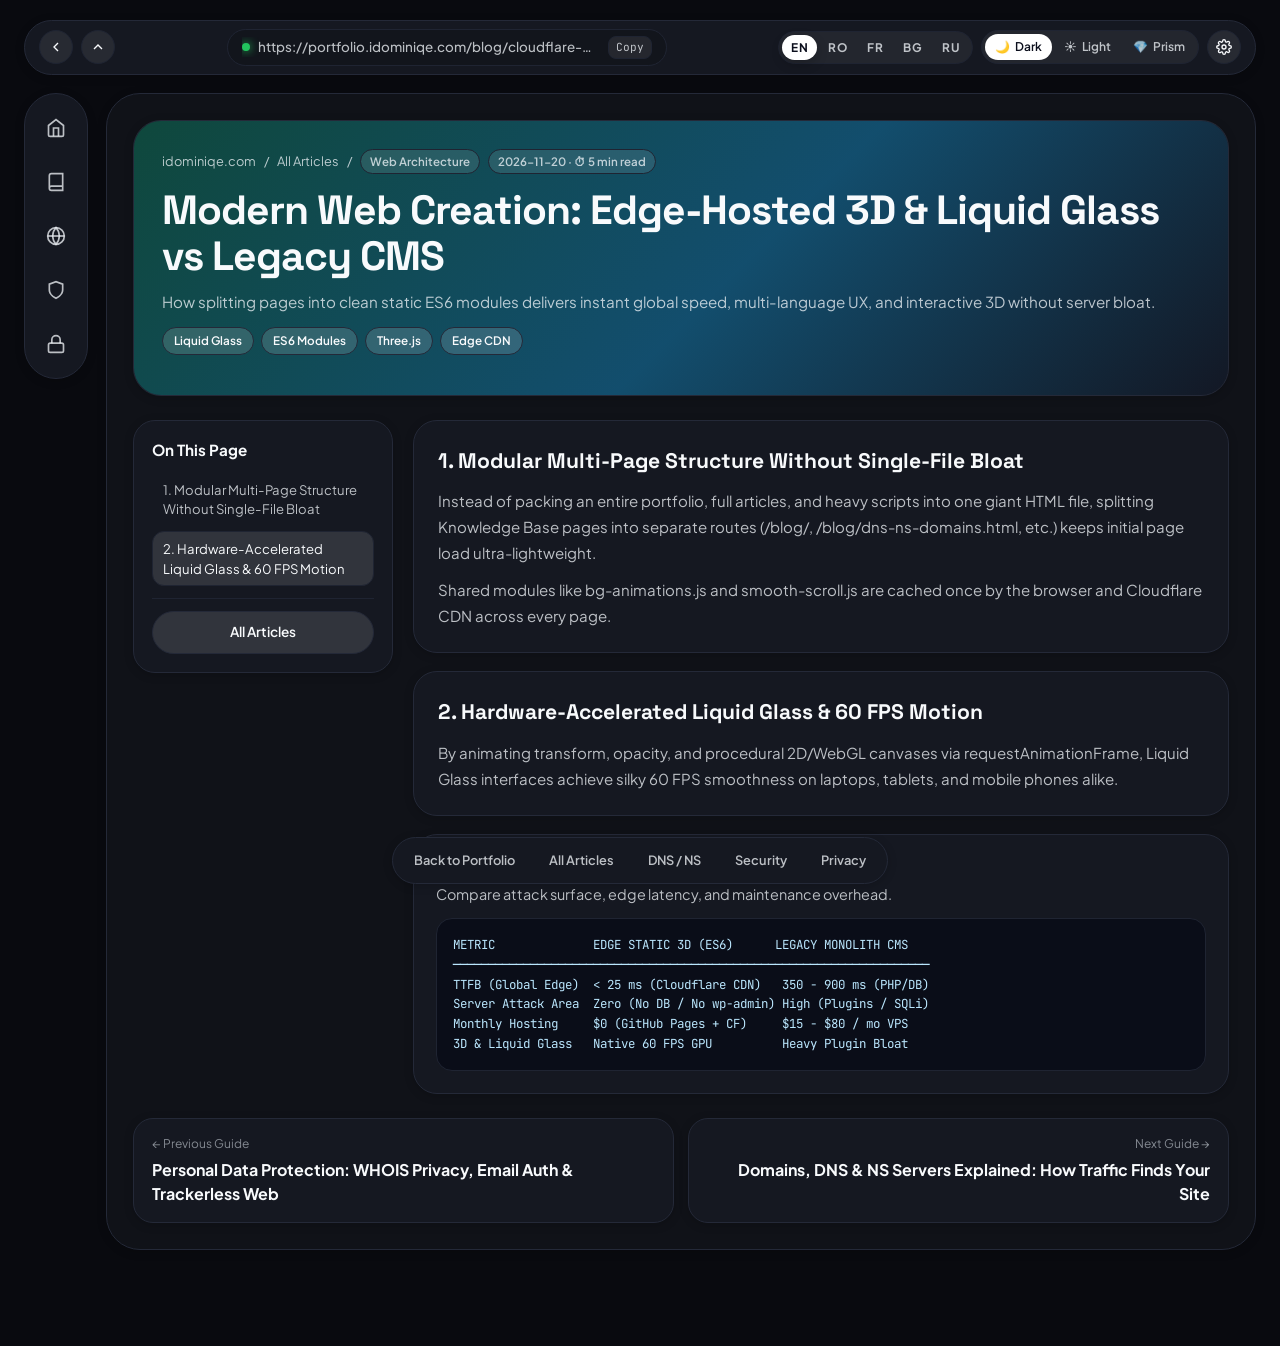
<file: blog/cloudflare-edge-architecture.html>
﻿<!DOCTYPE html>
<html lang="en" data-palette="flat" data-lighting="dark">
<head>
  <meta charset="UTF-8" />
  <meta name="viewport" content="width=device-width, initial-scale=1.0, viewport-fit=cover" />
  <meta name="theme-color" content="#0b0e1c" />
  <title>Modern Web Creation: Edge 3D &amp; Liquid Glass Architecture — iDominiqe Blog</title>
  <meta name="description" content="Why modular ES6 static pages + Three.js + Liquid Glass on Cloudflare Edge beat legacy CMS architectures." />
  <link rel="preconnect" href="https://fonts.googleapis.com" />
  <link rel="preconnect" href="https://fonts.gstatic.com" crossorigin />
  <link href="https://fonts.googleapis.com/css2?family=Inter:wght@400;500;600;700&family=JetBrains+Mono:wght@500;700&family=Plus+Jakarta+Sans:wght@400;500;600;700;800&family=Space+Grotesk:wght@600;700&display=swap" rel="stylesheet" />
  <link rel="stylesheet" href="../css/style.css" />
  <link rel="stylesheet" href="../css/blog.css" />
</head>
<body class="no-shards" data-article-id="cloudflare-edge-architecture">

  <div class="scroll-progress-track" aria-hidden="true"><div class="scroll-progress-bar" id="scroll-progress-bar"></div></div>

  <div class="bg-stage" aria-hidden="true">
    <canvas id="ambient-canvas"></canvas>
    <div class="bg-wallpaper" id="bg-wallpaper"></div>
    <div class="bg-dimmer"></div>
    <div class="bg-noise"></div>
  </div>

  <div class="floating-3d-layer" id="floating-3d-layer" aria-hidden="true">
    <div class="glass-artifact artifact-cube" data-depth="34"></div>
    <div class="glass-artifact artifact-sphere" data-depth="24"></div>
    <div class="glass-artifact artifact-ring" data-depth="40"></div>
    <div class="glass-artifact artifact-prism" data-depth="28"></div>
  </div>

  <div class="spatial-cursor" id="spatial-cursor" aria-hidden="true">
    <div class="cursor-halo" id="cursor-halo"></div>
    <div class="cursor-core" id="cursor-core"></div>
  </div>

  <div class="toast-pill liquid-glass" id="toast-pill" role="status" aria-live="polite"></div>

  <div class="parallax-stage">
    <header class="top-spatial-bar liquid-glass">
      <div class="bar-group">
        <a class="pill-icon-btn" href="./index.html" title="Back to Blog" aria-label="Back to Blog"><svg viewBox="0 0 24 24" fill="none" stroke="currentColor" stroke-width="2"><path d="m15 18-6-6 6-6"/></svg></a>
        <button class="pill-icon-btn" id="scroll-top-btn" title="Scroll to top" aria-label="Scroll to top"><svg viewBox="0 0 24 24" fill="none" stroke="currentColor" stroke-width="2"><path d="m18 15-6-6-6 6"/></svg></button>
      </div>
      <div class="domain-omnibox">
        <div class="domain-url"><span class="ssl-dot"></span><span id="omnibox-url-text">https://portfolio.idominiqe.com/blog/cloudflare-edge-architecture</span></div>
        <div class="omnibox-actions"><button class="kbd-hint" id="copy-domain-btn">Copy</button></div>
      </div>
      <div class="bar-group" style="flex-wrap: wrap;">
        <div class="lang-switcher"><button class="lang-btn active" data-lang="en">EN</button><button class="lang-btn" data-lang="ro">RO</button><button class="lang-btn" data-lang="fr">FR</button><button class="lang-btn" data-lang="bg">BG</button><button class="lang-btn" data-lang="ru">RU</button></div>
        <div class="lighting-quick-pill"><button class="light-mode-btn active" data-lighting-set="dark">🌙 <span class="btn-label" data-i18n="lighting.dark">Dark</span></button><button class="light-mode-btn" data-lighting-set="light">☀️ <span class="btn-label" data-i18n="lighting.light">Light</span></button><button class="light-mode-btn" data-lighting-set="iridescent">💎 <span class="btn-label" data-i18n="lighting.iridescent">Prism</span></button></div>
        <button class="pill-icon-btn" id="open-studio-btn" aria-label="Open Studio Controls"><svg viewBox="0 0 24 24" fill="none" stroke="currentColor" stroke-width="2"><circle cx="12" cy="12" r="3"/><path d="M19.4 15a1.65 1.65 0 0 0 .33 1.82l.06.06a2 2 0 1 1-2.83 2.83l-.06-.06a1.65 1.65 0 0 0-1.82-.33 1.65 1.65 0 0 0-1 1.51V21a2 2 0 0 1-4 0v-.09A1.65 1.65 0 0 0 9 19.4a1.65 1.65 0 0 0-1.82.33l-.06.06a2 2 0 1 1-2.83-2.83l.06-.06a1.65 1.65 0 0 0 .33-1.82 1.65 1.65 0 0 0-1.51-1H3a2 2 0 0 1 0-4h.09A1.65 1.65 0 0 0 4.6 9a1.65 1.65 0 0 0-.33-1.82l-.06-.06a2 2 0 1 1 2.83-2.83l.06.06a1.65 1.65 0 0 0 1.82.33H9a1.65 1.65 0 0 0 1-1.51V3a2 2 0 0 1 4 0v.09a1.65 1.65 0 0 0 1 1.51 1.65 1.65 0 0 0 1.82-.33l.06-.06a2 2 0 1 1 2.83 2.83l-.06.06a1.65 1.65 0 0 0-.33 1.82V9c.26.6.86 1 1.51 1H21a2 2 0 0 1 0 4h-.09a1.65 1.65 0 0 0-1.51 1z"/></svg></button>
      </div>
    </header>

    <div class="spatial-workspace">
      <aside class="left-dock liquid-glass" aria-label="Article navigation">
        <a class="dock-btn" href="../index.html" data-tooltip="Portfolio Home"><svg viewBox="0 0 24 24" fill="none" stroke="currentColor" stroke-width="2"><path d="m3 9 9-7 9 7v11a2 2 0 0 1-2 2H5a2 2 0 0 1-2-2z"/><polyline points="9 22 9 12 15 12 15 22"/></svg></a>
        <a class="dock-btn" href="./index.html" data-tooltip="All Articles"><svg viewBox="0 0 24 24" fill="none" stroke="currentColor" stroke-width="2"><path d="M4 19.5v-15A2.5 2.5 0 0 1 6.5 2H20v20H6.5a2.5 2.5 0 0 1 0-5H20"/></svg></a>
        <a class="dock-btn" href="./dns-ns-domains.html" data-tooltip="DNS & NS"><svg viewBox="0 0 24 24" fill="none" stroke="currentColor" stroke-width="2"><circle cx="12" cy="12" r="10"/><line x1="2" y1="12" x2="22" y2="12"/><path d="M12 2a15.3 15.3 0 0 1 4 10 15.3 15.3 0 0 1-4 10 15.3 15.3 0 0 1-4-10 15.3 15.3 0 0 1 4-10z"/></svg></a>
        <a class="dock-btn" href="./cybersecurity-defense.html" data-tooltip="Cybersecurity"><svg viewBox="0 0 24 24" fill="none" stroke="currentColor" stroke-width="2"><path d="M12 22s8-4 8-10V5l-8-3-8 3v7c0 6 8 10 8 10z"/></svg></a>
        <a class="dock-btn" href="./privacy-data-protection.html" data-tooltip="Data Privacy"><svg viewBox="0 0 24 24" fill="none" stroke="currentColor" stroke-width="2"><rect x="3" y="11" width="18" height="11" rx="2"/><path d="M7 11V7a5 5 0 0 1 10 0v4"/></svg></a>
      </aside>

      <main class="main-glass-shell liquid-glass" id="main-shell">
        <div class="article-hero liquid-glass">
          <div class="article-hero-bg" id="article-hero-bg"></div>
          <div class="article-breadcrumbs">
            <a href="../index.html">idominiqe.com</a> <span>/</span>
            <a href="./index.html" data-blog-i18n="backBlog">Blog</a> <span>/</span>
            <span id="article-topic-badge" class="panel-badge">Architecture</span>
            <span id="article-meta-time" class="panel-badge">5 min read</span>
          </div>
          <h1 class="hero-title" id="article-title">Edge-Hosted 3D &amp; Liquid Glass</h1>
          <p class="hero-desc" id="article-excerpt"></p>
          <div class="hero-tags" id="article-tags" style="margin-top:14px;"></div>
        </div>

        <div class="article-layout">
          <aside class="article-toc liquid-glass">
            <span class="panel-title" data-blog-i18n="tocTitle">On This Page</span>
            <nav id="article-toc-links" style="display:flex; flex-direction:column; gap:4px;"></nav>
            <div class="dock-divider" style="width:100%;"></div>
            <a class="btn-secondary-glass" href="./index.html" style="justify-content:center;" data-blog-i18n="backBlog">All Articles</a>
          </aside>
          <section class="article-body" id="article-body"></section>
        </div>
        <div class="article-pager" id="article-pager"></div>
      </main>
    </div>
  </div>

  <nav class="bottom-pill-nav liquid-glass" aria-label="Blog navigation bar">
    <a class="bottom-nav-btn" href="../index.html" data-blog-i18n="backHome">Home</a>
    <a class="bottom-nav-btn" href="./index.html" data-blog-i18n="backBlog">Blog</a>
    <a class="bottom-nav-btn" href="./dns-ns-domains.html">DNS / NS</a>
    <a class="bottom-nav-btn" href="./cybersecurity-defense.html">Security</a>
    <a class="bottom-nav-btn" href="./privacy-data-protection.html">Privacy</a>
  </nav>

  <div class="studio-drawer-backdrop" id="studio-backdrop"></div>
  <aside class="studio-drawer liquid-glass" id="studio-drawer" aria-label="Studio Controls">
    <div class="panel-head-row"><h2 class="panel-title">✨ <span data-i18n="drawer.title">Studio Lighting &amp; Background</span></h2><button class="pill-icon-btn" id="close-studio-btn">✕</button></div>
    <div class="drawer-group"><span class="drawer-group-title" data-i18n="drawer.animations">Background 3D Animations</span><div class="anim-quick-pills" id="drawer-anim-list"></div></div>
    <div class="drawer-group"><span class="drawer-group-title" data-i18n="drawer.palettes">Color Palettes</span><div class="palette-quick-pills" id="drawer-palette-list"></div></div>
    <div class="drawer-group"><span class="drawer-group-title" data-i18n="drawer.background">Custom Wallpaper</span><div style="display:flex; gap:6px;"><input class="glass-input" id="custom-bg-url" type="url" placeholder="Paste image URL..." /><button class="btn-secondary-glass" id="apply-bg-url" style="padding:8px 12px;" data-i18n="drawer.bgApply">Apply</button></div><div style="display:flex; gap:8px; flex-wrap:wrap;"><label class="btn-secondary-glass" style="flex:1; justify-content:center;"><input type="file" id="upload-bg-file" accept="image/*" hidden /><span data-i18n="drawer.bgUpload">Upload Background</span></label><button class="btn-secondary-glass" id="reset-bg-btn" data-i18n="drawer.bgReset">Reset</button></div></div>
    <div class="drawer-group" style="border-bottom:none;"><span class="drawer-group-title" data-i18n="drawer.fx">Liquid Glass &amp; Parallax FX</span><label class="slider-row"><span class="slider-label"><span data-i18n="drawer.blur">Blur</span><strong id="val-blur">28px</strong></span><input type="range" id="ctrl-blur" min="8" max="48" value="28" /></label><label class="slider-row"><span class="slider-label"><span data-i18n="drawer.glow">Mouse Glow</span><strong id="val-glow">100%</strong></span><input type="range" id="ctrl-glow" min="0" max="150" value="100" /></label><label class="slider-row"><span class="slider-label"><span data-i18n="drawer.parallax">3D Parallax</span><strong id="val-parallax">100%</strong></span><input type="range" id="ctrl-parallax" min="0" max="160" value="100" /></label><label class="slider-row"><span class="slider-label"><span data-i18n="drawer.bgDim">Dimming</span><strong id="val-dim">28%</strong></span><input type="range" id="ctrl-dim" min="0" max="75" value="28" /></label><label class="slider-row"><span class="slider-label"><span data-i18n="drawer.bgBlur">BG Blur</span><strong id="val-bgblur">0px</strong></span><input type="range" id="ctrl-bgblur" min="0" max="24" value="0" /></label><label style="display:flex; justify-content:space-between; font-size:0.82rem; cursor:pointer;"><span data-i18n="drawer.shards">Floating 3D Shards</span><input type="checkbox" id="ctrl-shards" checked /></label><label style="display:flex; justify-content:space-between; font-size:0.82rem; cursor:pointer;"><span data-i18n="drawer.cursor">Spatial Cursor</span><input type="checkbox" id="ctrl-cursor" checked /></label></div>
  </aside>

  <script type="module" src="../js/blog.js"></script>
</body>
</html>
</file>
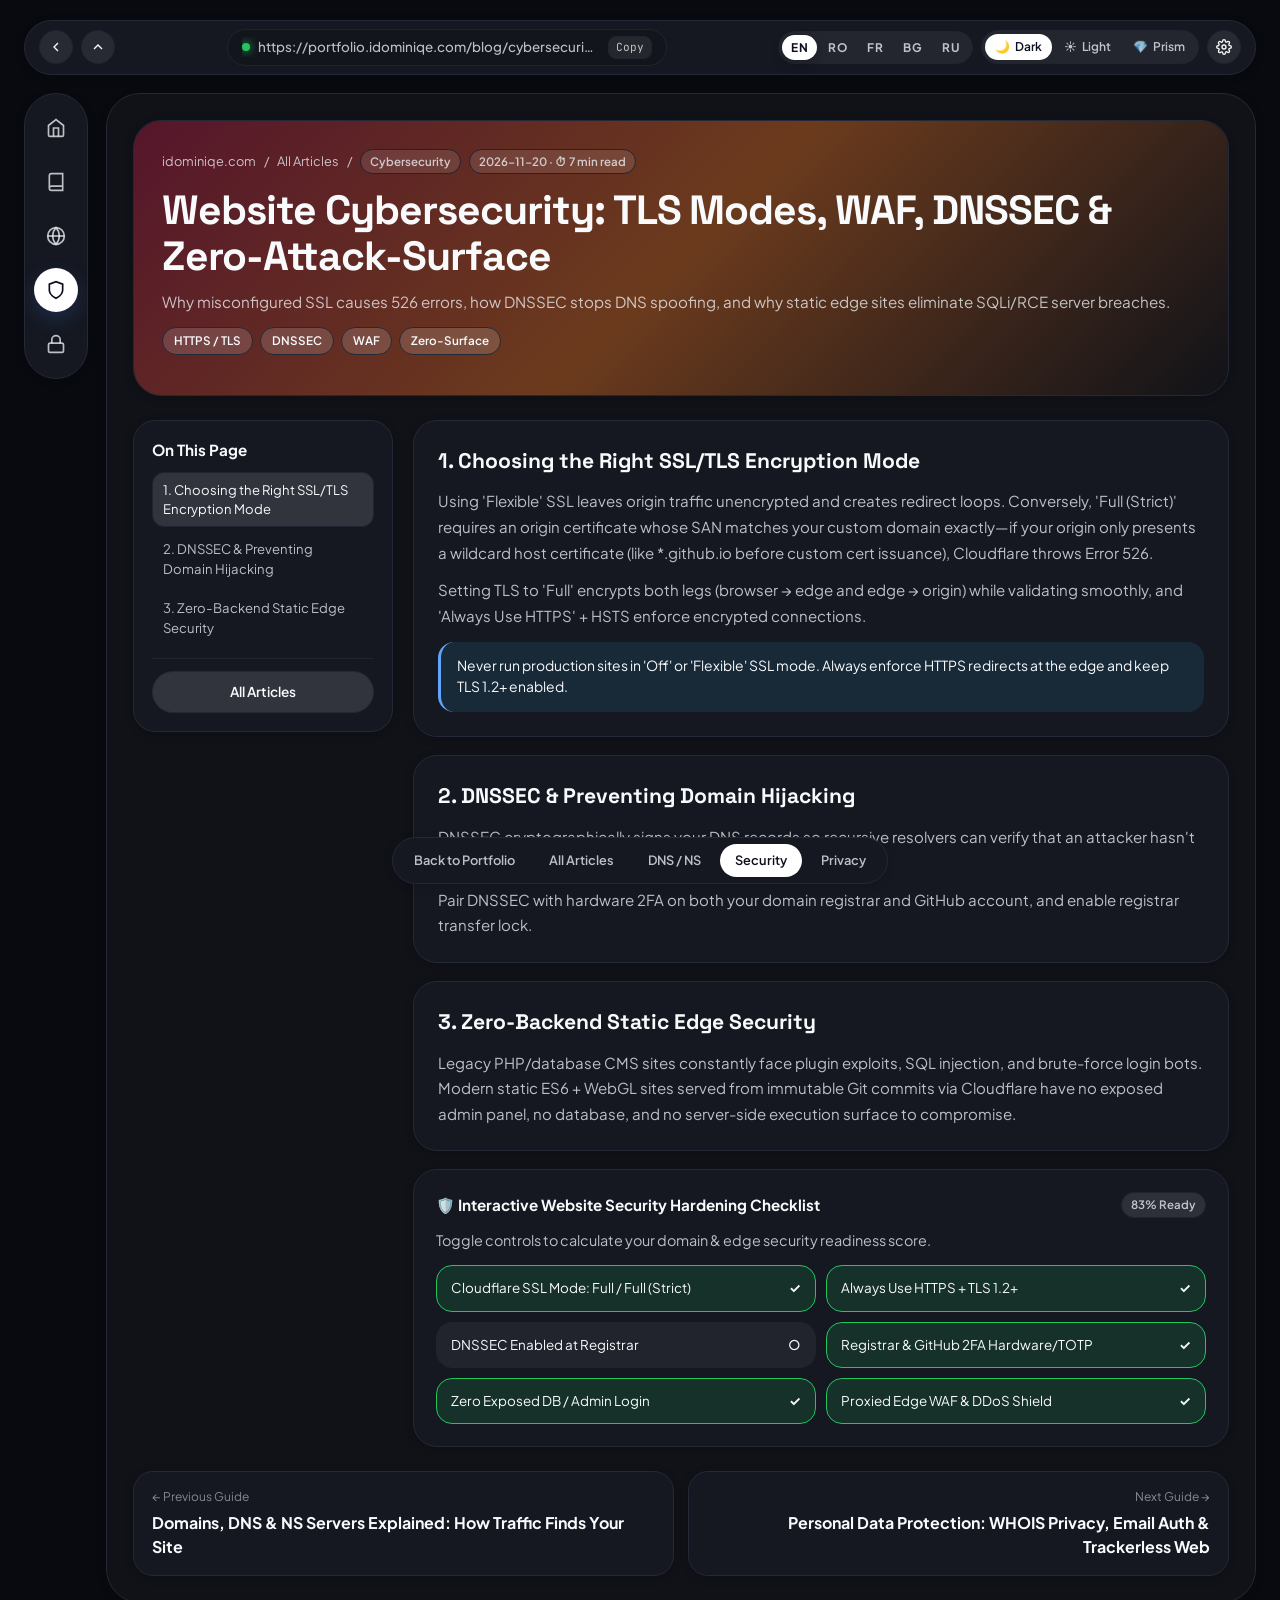
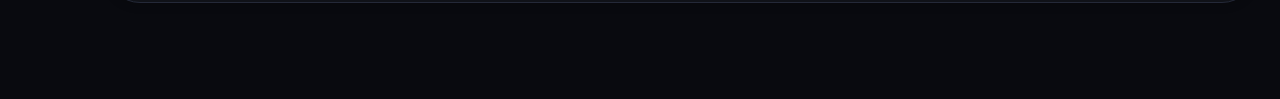
<file: blog/cybersecurity-defense.html>
﻿<!DOCTYPE html>
<html lang="en" data-palette="flat" data-lighting="dark">
<head>
  <meta charset="UTF-8" />
  <meta name="viewport" content="width=device-width, initial-scale=1.0, viewport-fit=cover" />
  <meta name="theme-color" content="#0b0e1c" />
  <title>Website Cybersecurity &amp; Infrastructure Defense — iDominiqe Blog</title>
  <meta name="description" content="SSL/TLS modes, DNSSEC, DDoS protection, WAF, and zero-attack-surface architecture for modern websites." />
  <link rel="preconnect" href="https://fonts.googleapis.com" />
  <link rel="preconnect" href="https://fonts.gstatic.com" crossorigin />
  <link href="https://fonts.googleapis.com/css2?family=Inter:wght@400;500;600;700&family=JetBrains+Mono:wght@500;700&family=Plus+Jakarta+Sans:wght@400;500;600;700;800&family=Space+Grotesk:wght@600;700&display=swap" rel="stylesheet" />
  <link rel="stylesheet" href="../css/style.css" />
  <link rel="stylesheet" href="../css/blog.css" />
</head>
<body class="no-shards" data-article-id="cybersecurity-defense">

  <div class="scroll-progress-track" aria-hidden="true"><div class="scroll-progress-bar" id="scroll-progress-bar"></div></div>

  <div class="bg-stage" aria-hidden="true">
    <canvas id="ambient-canvas"></canvas>
    <div class="bg-wallpaper" id="bg-wallpaper"></div>
    <div class="bg-dimmer"></div>
    <div class="bg-noise"></div>
  </div>

  <div class="floating-3d-layer" id="floating-3d-layer" aria-hidden="true">
    <div class="glass-artifact artifact-cube" data-depth="34"></div>
    <div class="glass-artifact artifact-sphere" data-depth="24"></div>
    <div class="glass-artifact artifact-ring" data-depth="40"></div>
    <div class="glass-artifact artifact-prism" data-depth="28"></div>
  </div>

  <div class="spatial-cursor" id="spatial-cursor" aria-hidden="true">
    <div class="cursor-halo" id="cursor-halo"></div>
    <div class="cursor-core" id="cursor-core"></div>
  </div>

  <div class="toast-pill liquid-glass" id="toast-pill" role="status" aria-live="polite"></div>

  <div class="parallax-stage">
    <header class="top-spatial-bar liquid-glass">
      <div class="bar-group">
        <a class="pill-icon-btn" href="./index.html" title="Back to Blog" aria-label="Back to Blog"><svg viewBox="0 0 24 24" fill="none" stroke="currentColor" stroke-width="2"><path d="m15 18-6-6 6-6"/></svg></a>
        <button class="pill-icon-btn" id="scroll-top-btn" title="Scroll to top" aria-label="Scroll to top"><svg viewBox="0 0 24 24" fill="none" stroke="currentColor" stroke-width="2"><path d="m18 15-6-6-6 6"/></svg></button>
      </div>
      <div class="domain-omnibox">
        <div class="domain-url"><span class="ssl-dot"></span><span id="omnibox-url-text">https://portfolio.idominiqe.com/blog/cybersecurity-defense</span></div>
        <div class="omnibox-actions"><button class="kbd-hint" id="copy-domain-btn">Copy</button></div>
      </div>
      <div class="bar-group" style="flex-wrap: wrap;">
        <div class="lang-switcher"><button class="lang-btn active" data-lang="en">EN</button><button class="lang-btn" data-lang="ro">RO</button><button class="lang-btn" data-lang="fr">FR</button><button class="lang-btn" data-lang="bg">BG</button><button class="lang-btn" data-lang="ru">RU</button></div>
        <div class="lighting-quick-pill"><button class="light-mode-btn active" data-lighting-set="dark">🌙 <span class="btn-label" data-i18n="lighting.dark">Dark</span></button><button class="light-mode-btn" data-lighting-set="light">☀️ <span class="btn-label" data-i18n="lighting.light">Light</span></button><button class="light-mode-btn" data-lighting-set="iridescent">💎 <span class="btn-label" data-i18n="lighting.iridescent">Prism</span></button></div>
        <button class="pill-icon-btn" id="open-studio-btn" aria-label="Open Studio Controls"><svg viewBox="0 0 24 24" fill="none" stroke="currentColor" stroke-width="2"><circle cx="12" cy="12" r="3"/><path d="M19.4 15a1.65 1.65 0 0 0 .33 1.82l.06.06a2 2 0 1 1-2.83 2.83l-.06-.06a1.65 1.65 0 0 0-1.82-.33 1.65 1.65 0 0 0-1 1.51V21a2 2 0 0 1-4 0v-.09A1.65 1.65 0 0 0 9 19.4a1.65 1.65 0 0 0-1.82.33l-.06.06a2 2 0 1 1-2.83-2.83l.06-.06a1.65 1.65 0 0 0 .33-1.82 1.65 1.65 0 0 0-1.51-1H3a2 2 0 0 1 0-4h.09A1.65 1.65 0 0 0 4.6 9a1.65 1.65 0 0 0-.33-1.82l-.06-.06a2 2 0 1 1 2.83-2.83l.06.06a1.65 1.65 0 0 0 1.82.33H9a1.65 1.65 0 0 0 1-1.51V3a2 2 0 0 1 4 0v.09a1.65 1.65 0 0 0 1 1.51 1.65 1.65 0 0 0 1.82-.33l.06-.06a2 2 0 1 1 2.83 2.83l-.06.06a1.65 1.65 0 0 0-.33 1.82V9c.26.6.86 1 1.51 1H21a2 2 0 0 1 0 4h-.09a1.65 1.65 0 0 0-1.51 1z"/></svg></button>
      </div>
    </header>

    <div class="spatial-workspace">
      <aside class="left-dock liquid-glass" aria-label="Article navigation">
        <a class="dock-btn" href="../index.html" data-tooltip="Portfolio Home"><svg viewBox="0 0 24 24" fill="none" stroke="currentColor" stroke-width="2"><path d="m3 9 9-7 9 7v11a2 2 0 0 1-2 2H5a2 2 0 0 1-2-2z"/><polyline points="9 22 9 12 15 12 15 22"/></svg></a>
        <a class="dock-btn" href="./index.html" data-tooltip="All Articles"><svg viewBox="0 0 24 24" fill="none" stroke="currentColor" stroke-width="2"><path d="M4 19.5v-15A2.5 2.5 0 0 1 6.5 2H20v20H6.5a2.5 2.5 0 0 1 0-5H20"/></svg></a>
        <a class="dock-btn" href="./dns-ns-domains.html" data-tooltip="DNS & NS"><svg viewBox="0 0 24 24" fill="none" stroke="currentColor" stroke-width="2"><circle cx="12" cy="12" r="10"/><line x1="2" y1="12" x2="22" y2="12"/><path d="M12 2a15.3 15.3 0 0 1 4 10 15.3 15.3 0 0 1-4 10 15.3 15.3 0 0 1-4-10 15.3 15.3 0 0 1 4-10z"/></svg></a>
        <a class="dock-btn active" href="./cybersecurity-defense.html" data-tooltip="Cybersecurity"><svg viewBox="0 0 24 24" fill="none" stroke="currentColor" stroke-width="2"><path d="M12 22s8-4 8-10V5l-8-3-8 3v7c0 6 8 10 8 10z"/></svg></a>
        <a class="dock-btn" href="./privacy-data-protection.html" data-tooltip="Data Privacy"><svg viewBox="0 0 24 24" fill="none" stroke="currentColor" stroke-width="2"><rect x="3" y="11" width="18" height="11" rx="2"/><path d="M7 11V7a5 5 0 0 1 10 0v4"/></svg></a>
      </aside>

      <main class="main-glass-shell liquid-glass" id="main-shell">
        <div class="article-hero liquid-glass">
          <div class="article-hero-bg" id="article-hero-bg"></div>
          <div class="article-breadcrumbs">
            <a href="../index.html">idominiqe.com</a> <span>/</span>
            <a href="./index.html" data-blog-i18n="backBlog">Blog</a> <span>/</span>
            <span id="article-topic-badge" class="panel-badge">Cybersecurity</span>
            <span id="article-meta-time" class="panel-badge">7 min read</span>
          </div>
          <h1 class="hero-title" id="article-title">Website Cybersecurity</h1>
          <p class="hero-desc" id="article-excerpt"></p>
          <div class="hero-tags" id="article-tags" style="margin-top:14px;"></div>
        </div>

        <div class="article-layout">
          <aside class="article-toc liquid-glass">
            <span class="panel-title" data-blog-i18n="tocTitle">On This Page</span>
            <nav id="article-toc-links" style="display:flex; flex-direction:column; gap:4px;"></nav>
            <div class="dock-divider" style="width:100%;"></div>
            <a class="btn-secondary-glass" href="./index.html" style="justify-content:center;" data-blog-i18n="backBlog">All Articles</a>
          </aside>
          <section class="article-body" id="article-body"></section>
        </div>
        <div class="article-pager" id="article-pager"></div>
      </main>
    </div>
  </div>

  <nav class="bottom-pill-nav liquid-glass" aria-label="Blog navigation bar">
    <a class="bottom-nav-btn" href="../index.html" data-blog-i18n="backHome">Home</a>
    <a class="bottom-nav-btn" href="./index.html" data-blog-i18n="backBlog">Blog</a>
    <a class="bottom-nav-btn" href="./dns-ns-domains.html">DNS / NS</a>
    <a class="bottom-nav-btn active" href="./cybersecurity-defense.html">Security</a>
    <a class="bottom-nav-btn" href="./privacy-data-protection.html">Privacy</a>
  </nav>

  <div class="studio-drawer-backdrop" id="studio-backdrop"></div>
  <aside class="studio-drawer liquid-glass" id="studio-drawer" aria-label="Studio Controls">
    <div class="panel-head-row"><h2 class="panel-title">✨ <span data-i18n="drawer.title">Studio Lighting &amp; Background</span></h2><button class="pill-icon-btn" id="close-studio-btn">✕</button></div>
    <div class="drawer-group"><span class="drawer-group-title" data-i18n="drawer.animations">Background 3D Animations</span><div class="anim-quick-pills" id="drawer-anim-list"></div></div>
    <div class="drawer-group"><span class="drawer-group-title" data-i18n="drawer.palettes">Color Palettes</span><div class="palette-quick-pills" id="drawer-palette-list"></div></div>
    <div class="drawer-group"><span class="drawer-group-title" data-i18n="drawer.background">Custom Wallpaper</span><div style="display:flex; gap:6px;"><input class="glass-input" id="custom-bg-url" type="url" placeholder="Paste image URL..." /><button class="btn-secondary-glass" id="apply-bg-url" style="padding:8px 12px;" data-i18n="drawer.bgApply">Apply</button></div><div style="display:flex; gap:8px; flex-wrap:wrap;"><label class="btn-secondary-glass" style="flex:1; justify-content:center;"><input type="file" id="upload-bg-file" accept="image/*" hidden /><span data-i18n="drawer.bgUpload">Upload Background</span></label><button class="btn-secondary-glass" id="reset-bg-btn" data-i18n="drawer.bgReset">Reset</button></div></div>
    <div class="drawer-group" style="border-bottom:none;"><span class="drawer-group-title" data-i18n="drawer.fx">Liquid Glass &amp; Parallax FX</span><label class="slider-row"><span class="slider-label"><span data-i18n="drawer.blur">Blur</span><strong id="val-blur">28px</strong></span><input type="range" id="ctrl-blur" min="8" max="48" value="28" /></label><label class="slider-row"><span class="slider-label"><span data-i18n="drawer.glow">Mouse Glow</span><strong id="val-glow">100%</strong></span><input type="range" id="ctrl-glow" min="0" max="150" value="100" /></label><label class="slider-row"><span class="slider-label"><span data-i18n="drawer.parallax">3D Parallax</span><strong id="val-parallax">100%</strong></span><input type="range" id="ctrl-parallax" min="0" max="160" value="100" /></label><label class="slider-row"><span class="slider-label"><span data-i18n="drawer.bgDim">Dimming</span><strong id="val-dim">28%</strong></span><input type="range" id="ctrl-dim" min="0" max="75" value="28" /></label><label class="slider-row"><span class="slider-label"><span data-i18n="drawer.bgBlur">BG Blur</span><strong id="val-bgblur">0px</strong></span><input type="range" id="ctrl-bgblur" min="0" max="24" value="0" /></label><label style="display:flex; justify-content:space-between; font-size:0.82rem; cursor:pointer;"><span data-i18n="drawer.shards">Floating 3D Shards</span><input type="checkbox" id="ctrl-shards" checked /></label><label style="display:flex; justify-content:space-between; font-size:0.82rem; cursor:pointer;"><span data-i18n="drawer.cursor">Spatial Cursor</span><input type="checkbox" id="ctrl-cursor" checked /></label></div>
  </aside>

  <script type="module" src="../js/blog.js"></script>
</body>
</html>
</file>
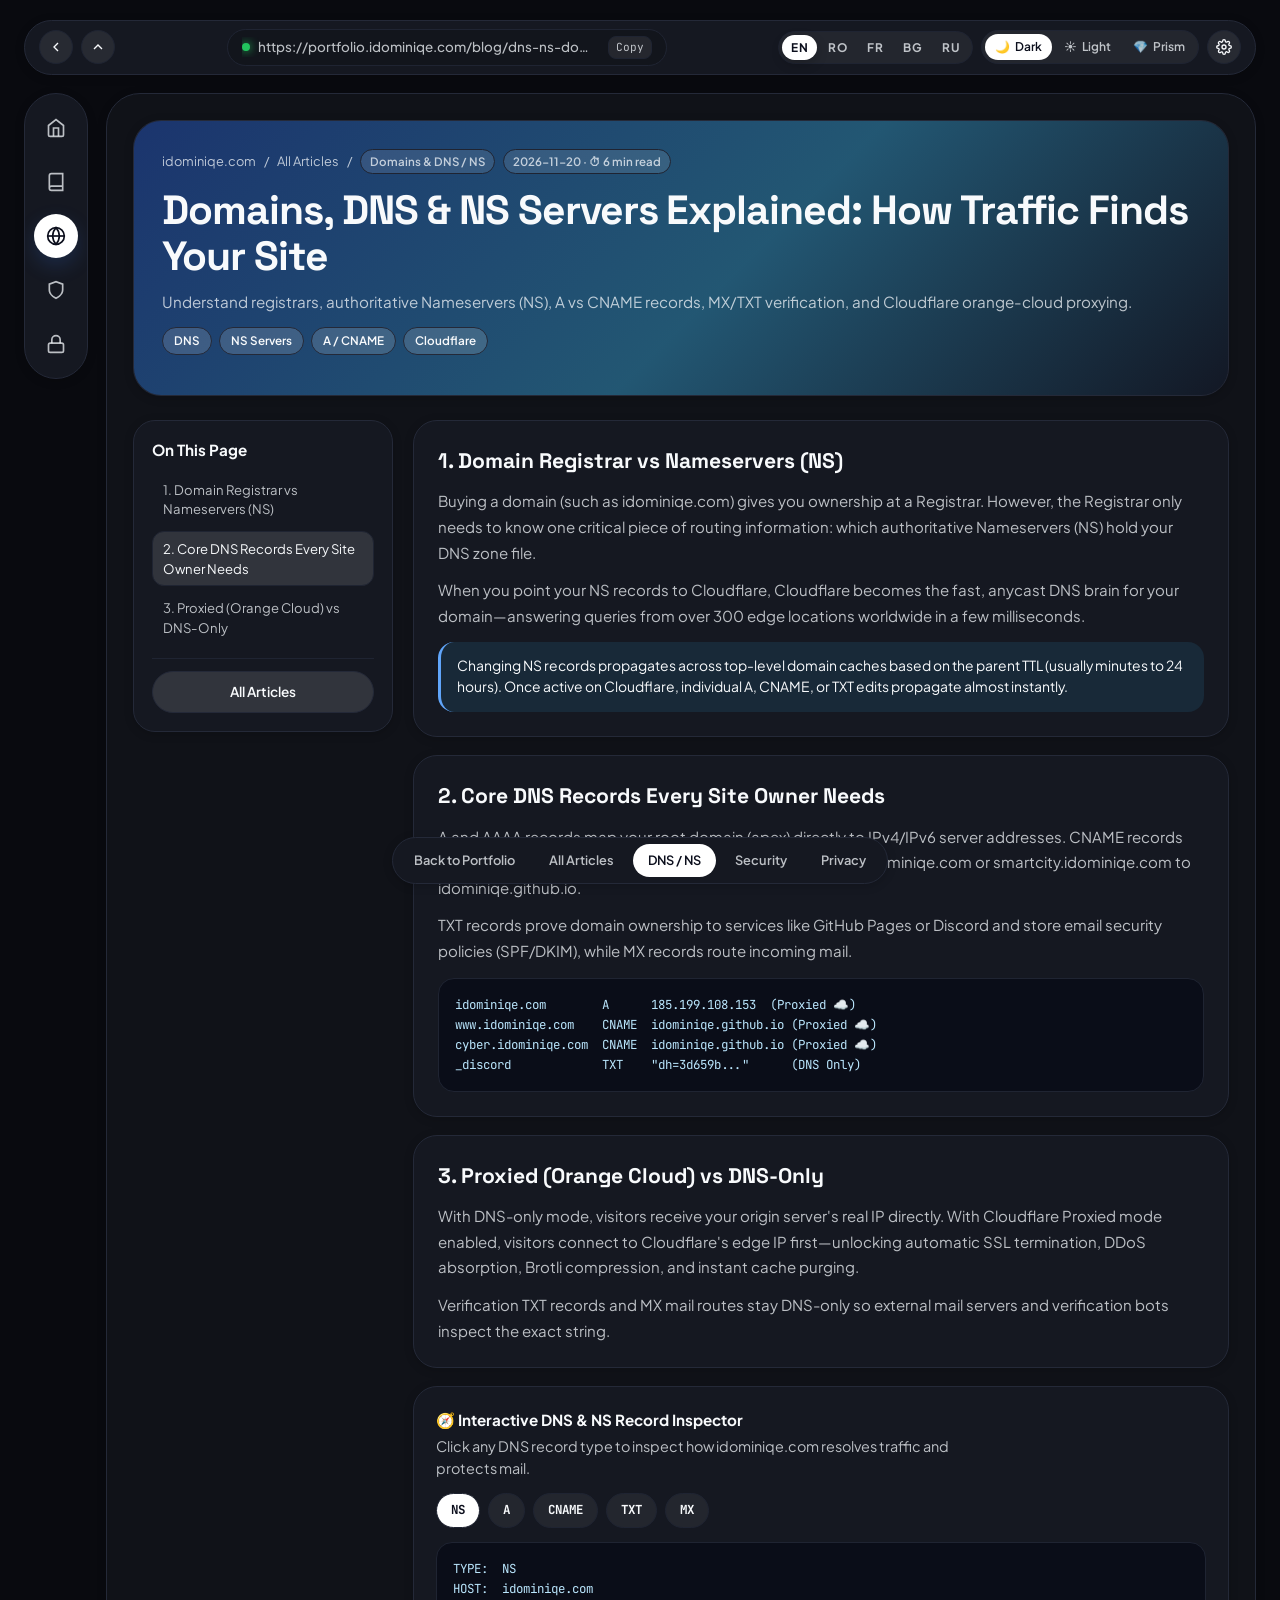
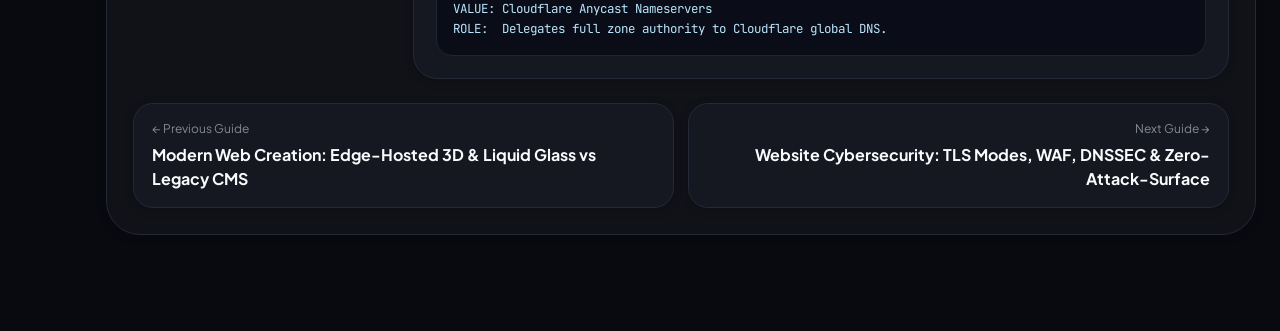
<file: blog/dns-ns-domains.html>
﻿<!DOCTYPE html>
<html lang="en" data-palette="flat" data-lighting="dark">
<head>
  <meta charset="UTF-8" />
  <meta name="viewport" content="width=device-width, initial-scale=1.0, viewport-fit=cover" />
  <meta name="theme-color" content="#0b0e1c" />
  <title>Domains, DNS &amp; NS Servers Explained — iDominiqe Blog</title>
  <meta name="description" content="How domain names, NS nameservers, A, CNAME, MX, and TXT records route global internet traffic via Cloudflare." />
  <link rel="preconnect" href="https://fonts.googleapis.com" />
  <link rel="preconnect" href="https://fonts.gstatic.com" crossorigin />
  <link href="https://fonts.googleapis.com/css2?family=Inter:wght@400;500;600;700&family=JetBrains+Mono:wght@500;700&family=Plus+Jakarta+Sans:wght@400;500;600;700;800&family=Space+Grotesk:wght@600;700&display=swap" rel="stylesheet" />
  <link rel="stylesheet" href="../css/style.css" />
  <link rel="stylesheet" href="../css/blog.css" />
</head>
<body class="no-shards" data-article-id="dns-ns-domains">

  <div class="scroll-progress-track" aria-hidden="true"><div class="scroll-progress-bar" id="scroll-progress-bar"></div></div>

  <div class="bg-stage" aria-hidden="true">
    <canvas id="ambient-canvas"></canvas>
    <div class="bg-wallpaper" id="bg-wallpaper"></div>
    <div class="bg-dimmer"></div>
    <div class="bg-noise"></div>
  </div>

  <div class="floating-3d-layer" id="floating-3d-layer" aria-hidden="true">
    <div class="glass-artifact artifact-cube" data-depth="34"></div>
    <div class="glass-artifact artifact-sphere" data-depth="24"></div>
    <div class="glass-artifact artifact-ring" data-depth="40"></div>
    <div class="glass-artifact artifact-prism" data-depth="28"></div>
  </div>

  <div class="spatial-cursor" id="spatial-cursor" aria-hidden="true">
    <div class="cursor-halo" id="cursor-halo"></div>
    <div class="cursor-core" id="cursor-core"></div>
  </div>

  <div class="toast-pill liquid-glass" id="toast-pill" role="status" aria-live="polite"></div>

  <div class="parallax-stage">
    <header class="top-spatial-bar liquid-glass">
      <div class="bar-group">
        <a class="pill-icon-btn" href="./index.html" title="Back to Blog" aria-label="Back to Blog">
          <svg viewBox="0 0 24 24" fill="none" stroke="currentColor" stroke-width="2"><path d="m15 18-6-6 6-6"/></svg>
        </a>
        <button class="pill-icon-btn" id="scroll-top-btn" title="Scroll to top" aria-label="Scroll to top">
          <svg viewBox="0 0 24 24" fill="none" stroke="currentColor" stroke-width="2"><path d="m18 15-6-6-6 6"/></svg>
        </button>
      </div>

      <div class="domain-omnibox">
        <div class="domain-url">
          <span class="ssl-dot" title="Cloudflare SSL Active"></span>
          <span id="omnibox-url-text">https://portfolio.idominiqe.com/blog/dns-ns-domains</span>
        </div>
        <div class="omnibox-actions">
          <button class="kbd-hint" id="copy-domain-btn">Copy</button>
        </div>
      </div>

      <div class="bar-group" style="flex-wrap: wrap;">
        <div class="lang-switcher" role="group" aria-label="Language switcher">
          <button class="lang-btn active" data-lang="en">EN</button>
          <button class="lang-btn" data-lang="ro">RO</button>
          <button class="lang-btn" data-lang="fr">FR</button>
          <button class="lang-btn" data-lang="bg">BG</button>
          <button class="lang-btn" data-lang="ru">RU</button>
        </div>
        <div class="lighting-quick-pill" role="group" aria-label="Lighting mode">
          <button class="light-mode-btn active" data-lighting-set="dark">🌙 <span class="btn-label" data-i18n="lighting.dark">Dark</span></button>
          <button class="light-mode-btn" data-lighting-set="light">☀️ <span class="btn-label" data-i18n="lighting.light">Light</span></button>
          <button class="light-mode-btn" data-lighting-set="iridescent">💎 <span class="btn-label" data-i18n="lighting.iridescent">Prism</span></button>
        </div>
        <button class="pill-icon-btn" id="open-studio-btn" title="Studio Theme & Animations" aria-label="Open Studio Controls">
          <svg viewBox="0 0 24 24" fill="none" stroke="currentColor" stroke-width="2"><circle cx="12" cy="12" r="3"/><path d="M19.4 15a1.65 1.65 0 0 0 .33 1.82l.06.06a2 2 0 1 1-2.83 2.83l-.06-.06a1.65 1.65 0 0 0-1.82-.33 1.65 1.65 0 0 0-1 1.51V21a2 2 0 0 1-4 0v-.09A1.65 1.65 0 0 0 9 19.4a1.65 1.65 0 0 0-1.82.33l-.06.06a2 2 0 1 1-2.83-2.83l.06-.06a1.65 1.65 0 0 0 .33-1.82 1.65 1.65 0 0 0-1.51-1H3a2 2 0 0 1 0-4h.09A1.65 1.65 0 0 0 4.6 9a1.65 1.65 0 0 0-.33-1.82l-.06-.06a2 2 0 1 1 2.83-2.83l.06.06a1.65 1.65 0 0 0 1.82.33H9a1.65 1.65 0 0 0 1-1.51V3a2 2 0 0 1 4 0v.09a1.65 1.65 0 0 0 1 1.51 1.65 1.65 0 0 0 1.82-.33l.06-.06a2 2 0 1 1 2.83 2.83l-.06.06a1.65 1.65 0 0 0-.33 1.82V9c.26.6.86 1 1.51 1H21a2 2 0 0 1 0 4h-.09a1.65 1.65 0 0 0-1.51 1z"/></svg>
        </button>
      </div>
    </header>

    <div class="spatial-workspace">
      <aside class="left-dock liquid-glass" aria-label="Article navigation">
        <a class="dock-btn" href="../index.html" data-tooltip="Portfolio Home"><svg viewBox="0 0 24 24" fill="none" stroke="currentColor" stroke-width="2"><path d="m3 9 9-7 9 7v11a2 2 0 0 1-2 2H5a2 2 0 0 1-2-2z"/><polyline points="9 22 9 12 15 12 15 22"/></svg></a>
        <a class="dock-btn" href="./index.html" data-tooltip="All Articles"><svg viewBox="0 0 24 24" fill="none" stroke="currentColor" stroke-width="2"><path d="M4 19.5v-15A2.5 2.5 0 0 1 6.5 2H20v20H6.5a2.5 2.5 0 0 1 0-5H20"/></svg></a>
        <a class="dock-btn active" href="./dns-ns-domains.html" data-tooltip="DNS & NS"><svg viewBox="0 0 24 24" fill="none" stroke="currentColor" stroke-width="2"><circle cx="12" cy="12" r="10"/><line x1="2" y1="12" x2="22" y2="12"/><path d="M12 2a15.3 15.3 0 0 1 4 10 15.3 15.3 0 0 1-4 10 15.3 15.3 0 0 1-4-10 15.3 15.3 0 0 1 4-10z"/></svg></a>
        <a class="dock-btn" href="./cybersecurity-defense.html" data-tooltip="Cybersecurity"><svg viewBox="0 0 24 24" fill="none" stroke="currentColor" stroke-width="2"><path d="M12 22s8-4 8-10V5l-8-3-8 3v7c0 6 8 10 8 10z"/></svg></a>
        <a class="dock-btn" href="./privacy-data-protection.html" data-tooltip="Data Privacy"><svg viewBox="0 0 24 24" fill="none" stroke="currentColor" stroke-width="2"><rect x="3" y="11" width="18" height="11" rx="2"/><path d="M7 11V7a5 5 0 0 1 10 0v4"/></svg></a>
      </aside>

      <main class="main-glass-shell liquid-glass" id="main-shell">
        <div class="article-hero liquid-glass">
          <div class="article-hero-bg" id="article-hero-bg"></div>
          <div class="article-breadcrumbs">
            <a href="../index.html">idominiqe.com</a> <span>/</span>
            <a href="./index.html" data-blog-i18n="backBlog">Blog</a> <span>/</span>
            <span id="article-topic-badge" class="panel-badge">DNS &amp; NS</span>
            <span id="article-meta-time" class="panel-badge">6 min read</span>
          </div>
          <h1 class="hero-title" id="article-title">Domains, DNS &amp; NS Servers</h1>
          <p class="hero-desc" id="article-excerpt"></p>
          <div class="hero-tags" id="article-tags" style="margin-top:14px;"></div>
        </div>

        <div class="article-layout">
          <aside class="article-toc liquid-glass">
            <span class="panel-title" data-blog-i18n="tocTitle">On This Page</span>
            <nav id="article-toc-links" style="display:flex; flex-direction:column; gap:4px;"></nav>
            <div class="dock-divider" style="width:100%;"></div>
            <a class="btn-secondary-glass" href="./index.html" style="justify-content:center;" data-blog-i18n="backBlog">All Articles</a>
          </aside>

          <section class="article-body" id="article-body"></section>
        </div>

        <div class="article-pager" id="article-pager"></div>
      </main>
    </div>
  </div>

  <nav class="bottom-pill-nav liquid-glass" aria-label="Blog navigation bar">
    <a class="bottom-nav-btn" href="../index.html" data-blog-i18n="backHome">Home</a>
    <a class="bottom-nav-btn" href="./index.html" data-blog-i18n="backBlog">Blog</a>
    <a class="bottom-nav-btn active" href="./dns-ns-domains.html">DNS / NS</a>
    <a class="bottom-nav-btn" href="./cybersecurity-defense.html">Security</a>
    <a class="bottom-nav-btn" href="./privacy-data-protection.html">Privacy</a>
  </nav>

  <div class="studio-drawer-backdrop" id="studio-backdrop"></div>
  <aside class="studio-drawer liquid-glass" id="studio-drawer" aria-label="Studio Controls">
    <div class="panel-head-row">
      <h2 class="panel-title">✨ <span data-i18n="drawer.title">Studio Lighting &amp; Background</span></h2>
      <button class="pill-icon-btn" id="close-studio-btn" aria-label="Close">✕</button>
    </div>
    <div class="drawer-group">
      <span class="drawer-group-title" data-i18n="drawer.animations">Background 3D Animations</span>
      <div class="anim-quick-pills" id="drawer-anim-list"></div>
    </div>
    <div class="drawer-group">
      <span class="drawer-group-title" data-i18n="drawer.palettes">Color Palettes</span>
      <div class="palette-quick-pills" id="drawer-palette-list"></div>
    </div>
    <div class="drawer-group">
      <span class="drawer-group-title" data-i18n="drawer.background">Custom Wallpaper</span>
      <div style="display:flex; gap:6px;"><input class="glass-input" id="custom-bg-url" type="url" placeholder="Paste image URL..." /><button class="btn-secondary-glass" id="apply-bg-url" style="padding:8px 12px;" data-i18n="drawer.bgApply">Apply</button></div>
      <div style="display:flex; gap:8px; flex-wrap:wrap;"><label class="btn-secondary-glass" style="flex:1; justify-content:center;"><input type="file" id="upload-bg-file" accept="image/*" hidden /><span data-i18n="drawer.bgUpload">Upload Background</span></label><button class="btn-secondary-glass" id="reset-bg-btn" data-i18n="drawer.bgReset">Reset</button></div>
    </div>
    <div class="drawer-group" style="border-bottom:none;">
      <span class="drawer-group-title" data-i18n="drawer.fx">Liquid Glass &amp; Parallax FX</span>
      <label class="slider-row"><span class="slider-label"><span data-i18n="drawer.blur">Blur</span><strong id="val-blur">28px</strong></span><input type="range" id="ctrl-blur" min="8" max="48" value="28" /></label>
      <label class="slider-row"><span class="slider-label"><span data-i18n="drawer.glow">Mouse Glow</span><strong id="val-glow">100%</strong></span><input type="range" id="ctrl-glow" min="0" max="150" value="100" /></label>
      <label class="slider-row"><span class="slider-label"><span data-i18n="drawer.parallax">3D Parallax</span><strong id="val-parallax">100%</strong></span><input type="range" id="ctrl-parallax" min="0" max="160" value="100" /></label>
      <label class="slider-row"><span class="slider-label"><span data-i18n="drawer.bgDim">Dimming</span><strong id="val-dim">28%</strong></span><input type="range" id="ctrl-dim" min="0" max="75" value="28" /></label>
      <label class="slider-row"><span class="slider-label"><span data-i18n="drawer.bgBlur">BG Blur</span><strong id="val-bgblur">0px</strong></span><input type="range" id="ctrl-bgblur" min="0" max="24" value="0" /></label>
      <label style="display:flex; justify-content:space-between; font-size:0.82rem; cursor:pointer;"><span data-i18n="drawer.shards">Floating 3D Shards</span><input type="checkbox" id="ctrl-shards" checked /></label>
      <label style="display:flex; justify-content:space-between; font-size:0.82rem; cursor:pointer;"><span data-i18n="drawer.cursor">Spatial Cursor</span><input type="checkbox" id="ctrl-cursor" checked /></label>
    </div>
  </aside>

  <script type="module" src="../js/blog.js"></script>
</body>
</html>
</file>
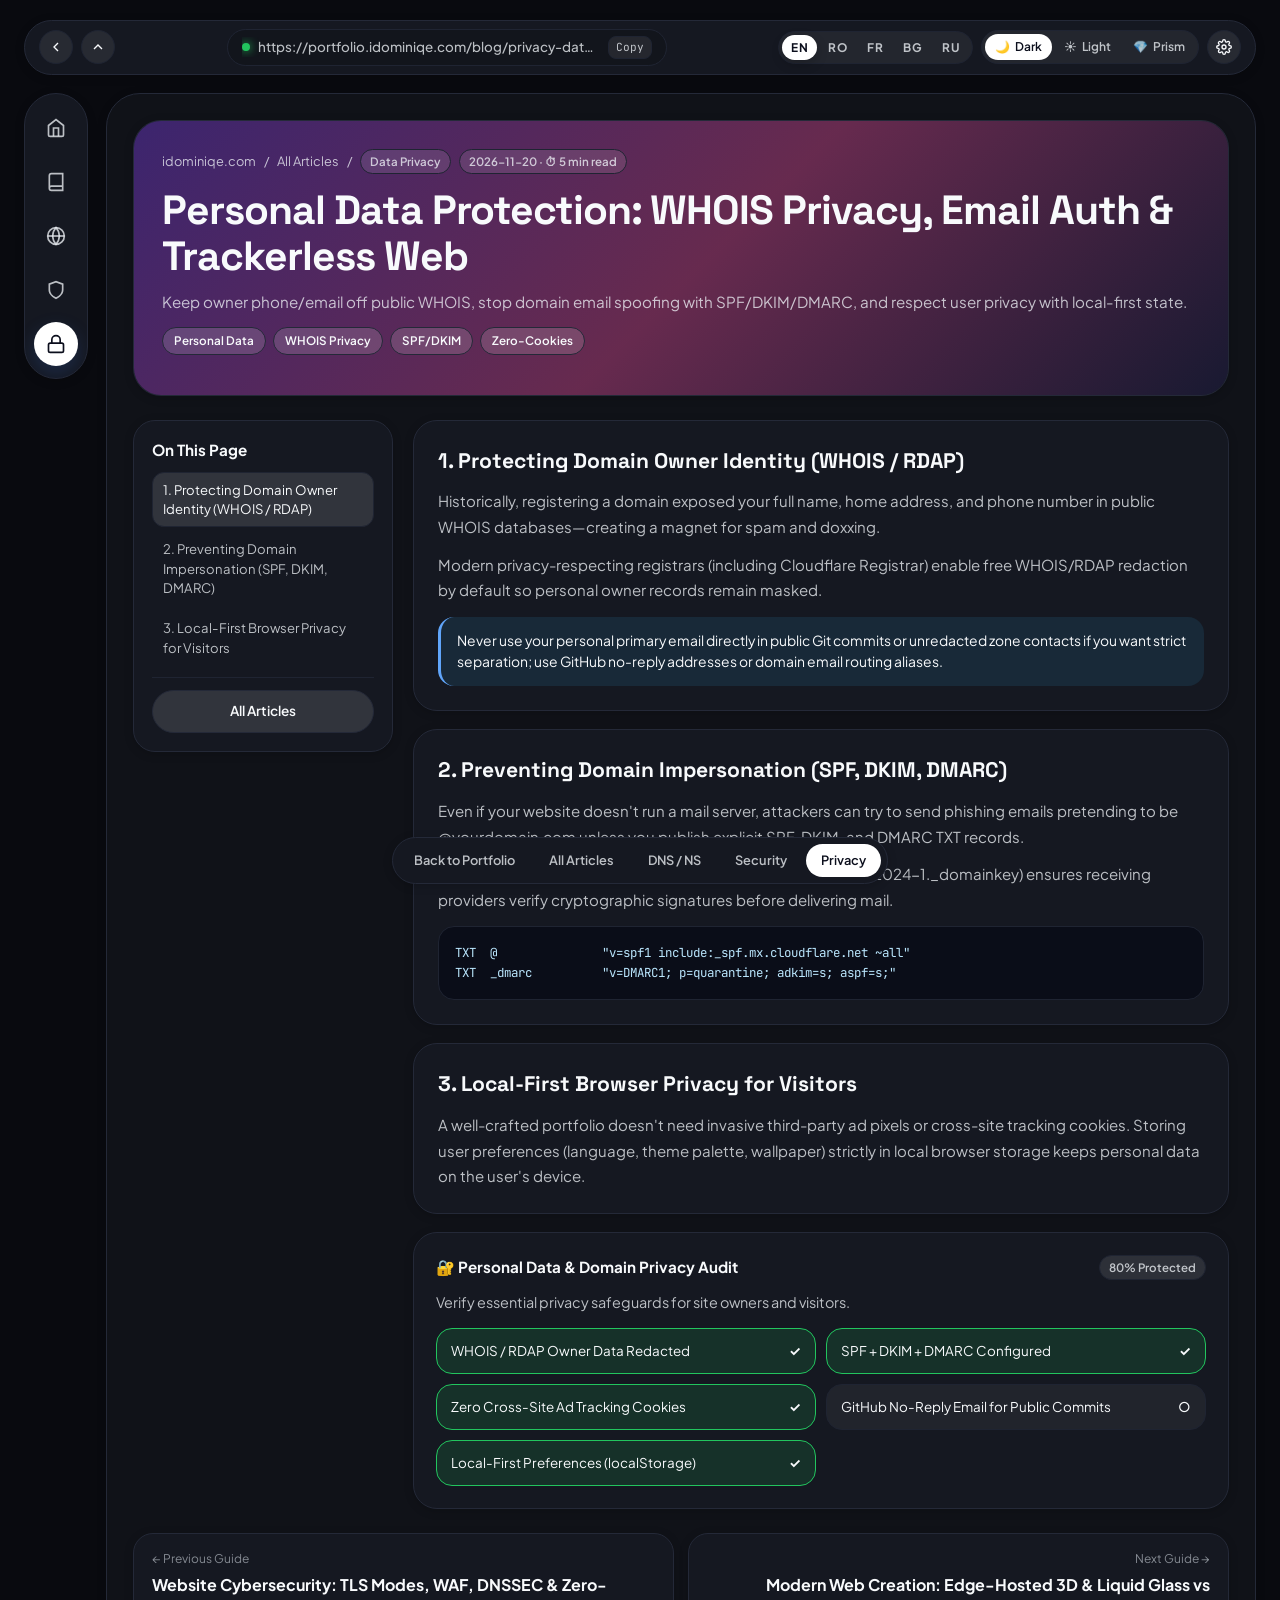
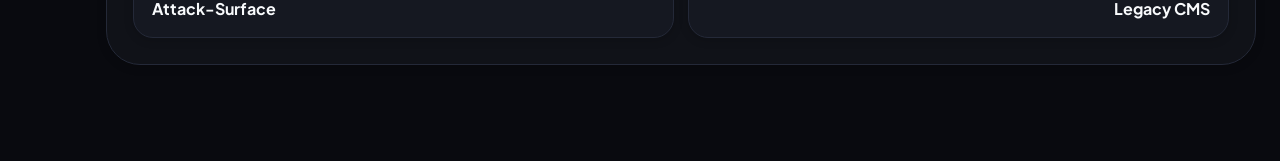
<file: blog/privacy-data-protection.html>
﻿<!DOCTYPE html>
<html lang="en" data-palette="flat" data-lighting="dark">
<head>
  <meta charset="UTF-8" />
  <meta name="viewport" content="width=device-width, initial-scale=1.0, viewport-fit=cover" />
  <meta name="theme-color" content="#0b0e1c" />
  <title>Personal Data Protection &amp; Digital Privacy — iDominiqe Blog</title>
  <meta name="description" content="WHOIS/RDAP privacy protection, SPF/DKIM/DMARC email authentication, and zero-tracking local-first web architecture." />
  <link rel="preconnect" href="https://fonts.googleapis.com" />
  <link rel="preconnect" href="https://fonts.gstatic.com" crossorigin />
  <link href="https://fonts.googleapis.com/css2?family=Inter:wght@400;500;600;700&family=JetBrains+Mono:wght@500;700&family=Plus+Jakarta+Sans:wght@400;500;600;700;800&family=Space+Grotesk:wght@600;700&display=swap" rel="stylesheet" />
  <link rel="stylesheet" href="../css/style.css" />
  <link rel="stylesheet" href="../css/blog.css" />
</head>
<body class="no-shards" data-article-id="privacy-data-protection">

  <div class="scroll-progress-track" aria-hidden="true"><div class="scroll-progress-bar" id="scroll-progress-bar"></div></div>

  <div class="bg-stage" aria-hidden="true">
    <canvas id="ambient-canvas"></canvas>
    <div class="bg-wallpaper" id="bg-wallpaper"></div>
    <div class="bg-dimmer"></div>
    <div class="bg-noise"></div>
  </div>

  <div class="floating-3d-layer" id="floating-3d-layer" aria-hidden="true">
    <div class="glass-artifact artifact-cube" data-depth="34"></div>
    <div class="glass-artifact artifact-sphere" data-depth="24"></div>
    <div class="glass-artifact artifact-ring" data-depth="40"></div>
    <div class="glass-artifact artifact-prism" data-depth="28"></div>
  </div>

  <div class="spatial-cursor" id="spatial-cursor" aria-hidden="true">
    <div class="cursor-halo" id="cursor-halo"></div>
    <div class="cursor-core" id="cursor-core"></div>
  </div>

  <div class="toast-pill liquid-glass" id="toast-pill" role="status" aria-live="polite"></div>

  <div class="parallax-stage">
    <header class="top-spatial-bar liquid-glass">
      <div class="bar-group">
        <a class="pill-icon-btn" href="./index.html" title="Back to Blog" aria-label="Back to Blog"><svg viewBox="0 0 24 24" fill="none" stroke="currentColor" stroke-width="2"><path d="m15 18-6-6 6-6"/></svg></a>
        <button class="pill-icon-btn" id="scroll-top-btn" title="Scroll to top" aria-label="Scroll to top"><svg viewBox="0 0 24 24" fill="none" stroke="currentColor" stroke-width="2"><path d="m18 15-6-6-6 6"/></svg></button>
      </div>
      <div class="domain-omnibox">
        <div class="domain-url"><span class="ssl-dot"></span><span id="omnibox-url-text">https://portfolio.idominiqe.com/blog/privacy-data-protection</span></div>
        <div class="omnibox-actions"><button class="kbd-hint" id="copy-domain-btn">Copy</button></div>
      </div>
      <div class="bar-group" style="flex-wrap: wrap;">
        <div class="lang-switcher"><button class="lang-btn active" data-lang="en">EN</button><button class="lang-btn" data-lang="ro">RO</button><button class="lang-btn" data-lang="fr">FR</button><button class="lang-btn" data-lang="bg">BG</button><button class="lang-btn" data-lang="ru">RU</button></div>
        <div class="lighting-quick-pill"><button class="light-mode-btn active" data-lighting-set="dark">🌙 <span class="btn-label" data-i18n="lighting.dark">Dark</span></button><button class="light-mode-btn" data-lighting-set="light">☀️ <span class="btn-label" data-i18n="lighting.light">Light</span></button><button class="light-mode-btn" data-lighting-set="iridescent">💎 <span class="btn-label" data-i18n="lighting.iridescent">Prism</span></button></div>
        <button class="pill-icon-btn" id="open-studio-btn" aria-label="Open Studio Controls"><svg viewBox="0 0 24 24" fill="none" stroke="currentColor" stroke-width="2"><circle cx="12" cy="12" r="3"/><path d="M19.4 15a1.65 1.65 0 0 0 .33 1.82l.06.06a2 2 0 1 1-2.83 2.83l-.06-.06a1.65 1.65 0 0 0-1.82-.33 1.65 1.65 0 0 0-1 1.51V21a2 2 0 0 1-4 0v-.09A1.65 1.65 0 0 0 9 19.4a1.65 1.65 0 0 0-1.82.33l-.06.06a2 2 0 1 1-2.83-2.83l.06-.06a1.65 1.65 0 0 0 .33-1.82 1.65 1.65 0 0 0-1.51-1H3a2 2 0 0 1 0-4h.09A1.65 1.65 0 0 0 4.6 9a1.65 1.65 0 0 0-.33-1.82l-.06-.06a2 2 0 1 1 2.83-2.83l.06.06a1.65 1.65 0 0 0 1.82.33H9a1.65 1.65 0 0 0 1-1.51V3a2 2 0 0 1 4 0v.09a1.65 1.65 0 0 0 1 1.51 1.65 1.65 0 0 0 1.82-.33l.06-.06a2 2 0 1 1 2.83 2.83l-.06.06a1.65 1.65 0 0 0-.33 1.82V9c.26.6.86 1 1.51 1H21a2 2 0 0 1 0 4h-.09a1.65 1.65 0 0 0-1.51 1z"/></svg></button>
      </div>
    </header>

    <div class="spatial-workspace">
      <aside class="left-dock liquid-glass" aria-label="Article navigation">
        <a class="dock-btn" href="../index.html" data-tooltip="Portfolio Home"><svg viewBox="0 0 24 24" fill="none" stroke="currentColor" stroke-width="2"><path d="m3 9 9-7 9 7v11a2 2 0 0 1-2 2H5a2 2 0 0 1-2-2z"/><polyline points="9 22 9 12 15 12 15 22"/></svg></a>
        <a class="dock-btn" href="./index.html" data-tooltip="All Articles"><svg viewBox="0 0 24 24" fill="none" stroke="currentColor" stroke-width="2"><path d="M4 19.5v-15A2.5 2.5 0 0 1 6.5 2H20v20H6.5a2.5 2.5 0 0 1 0-5H20"/></svg></a>
        <a class="dock-btn" href="./dns-ns-domains.html" data-tooltip="DNS & NS"><svg viewBox="0 0 24 24" fill="none" stroke="currentColor" stroke-width="2"><circle cx="12" cy="12" r="10"/><line x1="2" y1="12" x2="22" y2="12"/><path d="M12 2a15.3 15.3 0 0 1 4 10 15.3 15.3 0 0 1-4 10 15.3 15.3 0 0 1-4-10 15.3 15.3 0 0 1 4-10z"/></svg></a>
        <a class="dock-btn" href="./cybersecurity-defense.html" data-tooltip="Cybersecurity"><svg viewBox="0 0 24 24" fill="none" stroke="currentColor" stroke-width="2"><path d="M12 22s8-4 8-10V5l-8-3-8 3v7c0 6 8 10 8 10z"/></svg></a>
        <a class="dock-btn active" href="./privacy-data-protection.html" data-tooltip="Data Privacy"><svg viewBox="0 0 24 24" fill="none" stroke="currentColor" stroke-width="2"><rect x="3" y="11" width="18" height="11" rx="2"/><path d="M7 11V7a5 5 0 0 1 10 0v4"/></svg></a>
      </aside>

      <main class="main-glass-shell liquid-glass" id="main-shell">
        <div class="article-hero liquid-glass">
          <div class="article-hero-bg" id="article-hero-bg"></div>
          <div class="article-breadcrumbs">
            <a href="../index.html">idominiqe.com</a> <span>/</span>
            <a href="./index.html" data-blog-i18n="backBlog">Blog</a> <span>/</span>
            <span id="article-topic-badge" class="panel-badge">Data Privacy</span>
            <span id="article-meta-time" class="panel-badge">5 min read</span>
          </div>
          <h1 class="hero-title" id="article-title">Personal Data Protection</h1>
          <p class="hero-desc" id="article-excerpt"></p>
          <div class="hero-tags" id="article-tags" style="margin-top:14px;"></div>
        </div>

        <div class="article-layout">
          <aside class="article-toc liquid-glass">
            <span class="panel-title" data-blog-i18n="tocTitle">On This Page</span>
            <nav id="article-toc-links" style="display:flex; flex-direction:column; gap:4px;"></nav>
            <div class="dock-divider" style="width:100%;"></div>
            <a class="btn-secondary-glass" href="./index.html" style="justify-content:center;" data-blog-i18n="backBlog">All Articles</a>
          </aside>
          <section class="article-body" id="article-body"></section>
        </div>
        <div class="article-pager" id="article-pager"></div>
      </main>
    </div>
  </div>

  <nav class="bottom-pill-nav liquid-glass" aria-label="Blog navigation bar">
    <a class="bottom-nav-btn" href="../index.html" data-blog-i18n="backHome">Home</a>
    <a class="bottom-nav-btn" href="./index.html" data-blog-i18n="backBlog">Blog</a>
    <a class="bottom-nav-btn" href="./dns-ns-domains.html">DNS / NS</a>
    <a class="bottom-nav-btn" href="./cybersecurity-defense.html">Security</a>
    <a class="bottom-nav-btn active" href="./privacy-data-protection.html">Privacy</a>
  </nav>

  <div class="studio-drawer-backdrop" id="studio-backdrop"></div>
  <aside class="studio-drawer liquid-glass" id="studio-drawer" aria-label="Studio Controls">
    <div class="panel-head-row"><h2 class="panel-title">✨ <span data-i18n="drawer.title">Studio Lighting &amp; Background</span></h2><button class="pill-icon-btn" id="close-studio-btn">✕</button></div>
    <div class="drawer-group"><span class="drawer-group-title" data-i18n="drawer.animations">Background 3D Animations</span><div class="anim-quick-pills" id="drawer-anim-list"></div></div>
    <div class="drawer-group"><span class="drawer-group-title" data-i18n="drawer.palettes">Color Palettes</span><div class="palette-quick-pills" id="drawer-palette-list"></div></div>
    <div class="drawer-group"><span class="drawer-group-title" data-i18n="drawer.background">Custom Wallpaper</span><div style="display:flex; gap:6px;"><input class="glass-input" id="custom-bg-url" type="url" placeholder="Paste image URL..." /><button class="btn-secondary-glass" id="apply-bg-url" style="padding:8px 12px;" data-i18n="drawer.bgApply">Apply</button></div><div style="display:flex; gap:8px; flex-wrap:wrap;"><label class="btn-secondary-glass" style="flex:1; justify-content:center;"><input type="file" id="upload-bg-file" accept="image/*" hidden /><span data-i18n="drawer.bgUpload">Upload Background</span></label><button class="btn-secondary-glass" id="reset-bg-btn" data-i18n="drawer.bgReset">Reset</button></div></div>
    <div class="drawer-group" style="border-bottom:none;"><span class="drawer-group-title" data-i18n="drawer.fx">Liquid Glass &amp; Parallax FX</span><label class="slider-row"><span class="slider-label"><span data-i18n="drawer.blur">Blur</span><strong id="val-blur">28px</strong></span><input type="range" id="ctrl-blur" min="8" max="48" value="28" /></label><label class="slider-row"><span class="slider-label"><span data-i18n="drawer.glow">Mouse Glow</span><strong id="val-glow">100%</strong></span><input type="range" id="ctrl-glow" min="0" max="150" value="100" /></label><label class="slider-row"><span class="slider-label"><span data-i18n="drawer.parallax">3D Parallax</span><strong id="val-parallax">100%</strong></span><input type="range" id="ctrl-parallax" min="0" max="160" value="100" /></label><label class="slider-row"><span class="slider-label"><span data-i18n="drawer.bgDim">Dimming</span><strong id="val-dim">28%</strong></span><input type="range" id="ctrl-dim" min="0" max="75" value="28" /></label><label class="slider-row"><span class="slider-label"><span data-i18n="drawer.bgBlur">BG Blur</span><strong id="val-bgblur">0px</strong></span><input type="range" id="ctrl-bgblur" min="0" max="24" value="0" /></label><label style="display:flex; justify-content:space-between; font-size:0.82rem; cursor:pointer;"><span data-i18n="drawer.shards">Floating 3D Shards</span><input type="checkbox" id="ctrl-shards" checked /></label><label style="display:flex; justify-content:space-between; font-size:0.82rem; cursor:pointer;"><span data-i18n="drawer.cursor">Spatial Cursor</span><input type="checkbox" id="ctrl-cursor" checked /></label></div>
  </aside>

  <script type="module" src="../js/blog.js"></script>
</body>
</html>
</file>
<file: css/vision-home.css>
/* ==========================================================================
   iDominiqe Spatial OS v3 — VisionOS Smoked-Glass Single-Screen Dashboard
   Reference: Detached Address Bar + Left Pill Dock + Frosted Tiles + Weather
   ========================================================================== */

:root {
  --font-sans: "Plus Jakarta Sans", "Inter", system-ui, -apple-system, sans-serif;
  --font-display: "Space Grotesk", "Plus Jakarta Sans", system-ui, sans-serif;
  --font-mono: "JetBrains Mono", monospace;

  /* Vision Loft (Default — Warm Neutral Smoked Glass) */
  --room-bg:
    radial-gradient(62% 85% at 72% 38%, rgba(235, 224, 210, 0.72), transparent 62%),
    radial-gradient(48% 60% at 18% 72%, rgba(112, 108, 104, 0.55), transparent 65%),
    radial-gradient(40% 55% at 88% 82%, rgba(120, 114, 108, 0.62), transparent 65%),
    linear-gradient(125deg, #7f7b77 0%, #aba6a0 45%, #c9c3bb 74%, #8d8882 100%);

  --glass-shell: rgba(68, 66, 65, 0.44);
  --glass-pill: rgba(74, 72, 70, 0.48);
  --glass-tile: rgba(255, 255, 255, 0.08);
  --glass-tile-hover: rgba(255, 255, 255, 0.14);
  --glass-input: rgba(0, 0, 0, 0.24);
  --glass-border: rgba(255, 255, 255, 0.28);
  --glass-border-soft: rgba(255, 255, 255, 0.16);
  --glass-highlight: rgba(255, 255, 255, 0.52);

  --ink-1: #ffffff;
  --ink-2: rgba(255, 255, 255, 0.78);
  --ink-3: rgba(255, 255, 255, 0.56);
  --blur-strength: 32px;
  --shell-shadow: 0 32px 84px -18px rgba(0, 0, 0, 0.52);
}

html[data-vtheme="obsidian"] {
  --room-bg:
    radial-gradient(60% 70% at 22% 20%, rgba(56, 189, 248, 0.16), transparent 60%),
    radial-gradient(50% 60% at 80% 75%, rgba(139, 92, 246, 0.18), transparent 60%),
    linear-gradient(135deg, #090b12 0%, #141824 55%, #0a0c14 100%);
  --glass-shell: rgba(22, 26, 38, 0.62);
  --glass-pill: rgba(26, 30, 44, 0.72);
  --glass-tile: rgba(255, 255, 255, 0.06);
}

html[data-vtheme="aurora"] {
  --room-bg:
    radial-gradient(55% 75% at 20% 25%, rgba(139, 92, 246, 0.42), transparent 60%),
    radial-gradient(55% 75% at 80% 30%, rgba(56, 189, 248, 0.36), transparent 60%),
    radial-gradient(55% 75% at 50% 85%, rgba(244, 114, 182, 0.28), transparent 62%),
    linear-gradient(135deg, #101428 0%, #1c1b3a 55%, #0c162b 100%);
  --glass-shell: rgba(30, 32, 58, 0.46);
  --glass-pill: rgba(34, 36, 66, 0.56);
}

html[data-vtheme="flat-dark"] {
  --room-bg: #0b0f17;
  --glass-shell: #111622;
  --glass-pill: #161c2b;
  --glass-tile: rgba(255, 255, 255, 0.045);
  --glass-tile-hover: rgba(255, 255, 255, 0.09);
  --glass-border: rgba(255, 255, 255, 0.14);
  --glass-border-soft: rgba(255, 255, 255, 0.09);
  --blur-strength: 0px;
}

html[data-vtheme="flat-light"] {
  --room-bg: #e9edf3;
  --glass-shell: #ffffff;
  --glass-pill: #ffffff;
  --glass-tile: #f4f6fa;
  --glass-tile-hover: #eaeff7;
  --glass-input: #eef1f6;
  --glass-border: rgba(15, 23, 42, 0.12);
  --glass-border-soft: rgba(15, 23, 42, 0.08);
  --glass-highlight: rgba(255, 255, 255, 0.9);
  --ink-1: #0f172a;
  --ink-2: #475569;
  --ink-3: #64748b;
  --blur-strength: 0px;
  --shell-shadow: 0 24px 56px -18px rgba(15, 23, 42, 0.16);
}

*, *::before, *::after {
  box-sizing: border-box;
  margin: 0;
  padding: 0;
}

button, input, select {
  font-family: inherit;
  color: inherit;
}

button {
  background: none;
  border: none;
  cursor: pointer;
}

a {
  color: inherit;
  text-decoration: none;
}

body.vision-home-body {
  font-family: var(--font-sans);
  color: var(--ink-1);
  background: var(--room-bg);
  background-attachment: fixed;
  height: 100dvh;
  width: 100vw;
  overflow: hidden;
  position: relative;
  -webkit-font-smoothing: antialiased;
}

/* Blurred Spatial Loft Ambient Layer */
.room-backdrop {
  position: fixed;
  inset: 0;
  z-index: 0;
  pointer-events: none;
  overflow: hidden;
}

.room-loft-shapes {
  position: absolute;
  inset: -4%;
  filter: blur(44px);
  opacity: 0.72;
  transition: opacity 0.35s ease;
}

html[data-vtheme="flat-dark"] .room-loft-shapes,
html[data-vtheme="flat-light"] .room-loft-shapes {
  display: none;
}

.loft-window-glow {
  position: absolute;
  right: 8%;
  top: -6%;
  width: 46vw;
  height: 78vh;
  background: linear-gradient(180deg, rgba(255, 250, 242, 0.65), rgba(220, 214, 206, 0.18));
  border-radius: 28px;
}

.loft-sofa-shadow {
  position: absolute;
  left: 6%;
  bottom: -6%;
  width: 66vw;
  height: 36vh;
  background: radial-gradient(ellipse at 40% 50%, rgba(56, 52, 48, 0.65), transparent 72%);
  border-radius: 999px;
}

.loft-custom-wallpaper {
  position: absolute;
  inset: 0;
  background-size: cover;
  background-position: center;
  opacity: 0;
  transition: opacity 0.4s ease;
}

.loft-custom-wallpaper.active {
  opacity: 1;
}

/* Reusable Smoked Glass Surface */
.v-glass {
  background: var(--glass-shell);
  backdrop-filter: blur(var(--blur-strength)) saturate(145%);
  -webkit-backdrop-filter: blur(var(--blur-strength)) saturate(145%);
  border: 1px solid var(--glass-border);
  box-shadow: inset 0 1px 0 var(--glass-highlight), var(--shell-shadow);
}

.v-pill-glass {
  background: var(--glass-pill);
  backdrop-filter: blur(var(--blur-strength)) saturate(145%);
  -webkit-backdrop-filter: blur(var(--blur-strength)) saturate(145%);
  border: 1px solid var(--glass-border);
  box-shadow: inset 0 1px 0 var(--glass-highlight), 0 14px 36px -10px rgba(0, 0, 0, 0.42);
}

/* Main Single-Screen Vertical Flex Shell */
.vision-root {
  position: relative;
  z-index: 2;
  height: 100dvh;
  width: 100%;
  padding: 14px 22px 12px;
  display: flex;
  flex-direction: column;
  align-items: center;
  justify-content: space-between;
  gap: 10px;
}

/* 1. DETACHED TOP ADDRESS BAR (matches top pill in reference) */
.vision-address-bar {
  position: relative;
  height: 40px;
  width: min(880px, 100%);
  border-radius: 999px;
  padding: 4px 10px;
  display: flex;
  align-items: center;
  justify-content: space-between;
  gap: 8px;
  flex-shrink: 0;
  overflow: hidden;
}

.address-progress {
  position: absolute;
  left: 24px;
  right: 24px;
  bottom: 0;
  height: 2px;
  border-radius: 99px;
  background: linear-gradient(90deg, transparent, #38bdf8, #ffffff, transparent);
  transform-origin: left center;
  transform: scaleX(0);
  opacity: 0;
  pointer-events: none;
}

.address-progress.running {
  animation: addrProgress 0.72s cubic-bezier(0.22, 1, 0.36, 1) forwards;
}

@keyframes addrProgress {
  0% { transform: scaleX(0); opacity: 1; }
  80% { transform: scaleX(1); opacity: 0.95; }
  100% { transform: scaleX(1); opacity: 0; }
}

.addr-group {
  display: flex;
  align-items: center;
  gap: 4px;
  flex-shrink: 0;
}

.v-icon-btn {
  width: 28px;
  height: 28px;
  border-radius: 50%;
  display: inline-flex;
  align-items: center;
  justify-content: center;
  color: var(--ink-2);
  background: rgba(255, 255, 255, 0.08);
  border: 1px solid rgba(255, 255, 255, 0.14);
  transition: transform 0.2s ease, background 0.2s ease, color 0.2s ease;
}

html[data-vtheme="flat-light"] .v-icon-btn {
  background: rgba(15, 23, 42, 0.06);
  border-color: rgba(15, 23, 42, 0.1);
}

.v-icon-btn:hover {
  background: rgba(255, 255, 255, 0.22);
  color: var(--ink-1);
  transform: translateY(-1px);
}

.v-icon-btn svg {
  width: 14px;
  height: 14px;
}

.address-form {
  flex: 1;
  min-width: 0;
  height: 30px;
  border-radius: 999px;
  background: var(--glass-input);
  border: 1px solid var(--glass-border-soft);
  padding: 0 10px;
  display: flex;
  align-items: center;
  gap: 7px;
}

.ssl-dot {
  width: 7px;
  height: 7px;
  border-radius: 50%;
  background: #22c55e;
  box-shadow: 0 0 8px #22c55e;
  flex-shrink: 0;
}

.address-input {
  flex: 1;
  min-width: 0;
  border: none;
  background: transparent;
  outline: none;
  font-family: var(--font-mono);
  font-size: 0.74rem;
  font-weight: 500;
  color: var(--ink-1);
  text-align: center;
}

.address-input:focus {
  text-align: left;
}

.lang-mini-pill {
  display: inline-flex;
  align-items: center;
  background: rgba(0, 0, 0, 0.2);
  border-radius: 999px;
  padding: 2px;
  gap: 2px;
}

html[data-vtheme="flat-light"] .lang-mini-pill {
  background: rgba(15, 23, 42, 0.07);
}

.lang-mini-btn {
  font-size: 0.65rem;
  font-weight: 700;
  padding: 3px 6px;
  border-radius: 999px;
  color: var(--ink-3);
  transition: 0.2s ease;
}

.lang-mini-btn.active {
  background: #ffffff;
  color: #0f172a;
}

html[data-vtheme="flat-light"] .lang-mini-btn.active {
  background: #0f172a;
  color: #ffffff;
}

/* 2. CENTER WORKSPACE (Left Dock + Main Smoked Glass Window) */
.vision-stage {
  flex: 1;
  min-height: 0;
  width: min(1260px, 100%);
  display: flex;
  align-items: center;
  justify-content: center;
  gap: 14px;
}

.vision-dock {
  width: 48px;
  padding: 10px 6px;
  border-radius: 999px;
  display: flex;
  flex-direction: column;
  align-items: center;
  gap: 10px;
  flex-shrink: 0;
}

.dock-item {
  position: relative;
  width: 34px;
  height: 34px;
  border-radius: 50%;
  display: flex;
  align-items: center;
  justify-content: center;
  color: var(--ink-2);
  transition: transform 0.22s ease, background 0.22s ease, color 0.22s ease;
}

.dock-item svg {
  width: 17px;
  height: 17px;
}

.dock-item:hover {
  background: rgba(255, 255, 255, 0.16);
  color: var(--ink-1);
  transform: scale(1.08);
}

.dock-item.active {
  background: #ffffff;
  color: #111827;
  box-shadow: 0 4px 16px rgba(255, 255, 255, 0.36);
}

html[data-vtheme="flat-light"] .dock-item.active {
  background: #0f172a;
  color: #ffffff;
}

.dock-item[data-tip]::after {
  content: attr(data-tip);
  position: absolute;
  left: 46px;
  padding: 5px 10px;
  border-radius: 999px;
  background: rgba(15, 23, 42, 0.9);
  color: #fff;
  font-size: 0.7rem;
  font-weight: 600;
  white-space: nowrap;
  opacity: 0;
  transform: translateX(-6px);
  pointer-events: none;
  transition: 0.2s ease;
  z-index: 30;
}

.dock-item:hover::after {
  opacity: 1;
  transform: translateX(0);
}

/* Main Floating Smoked-Glass Window */
.vision-window {
  flex: 1;
  min-width: 0;
  height: 100%;
  border-radius: 30px;
  padding: 16px 18px;
  display: flex;
  flex-direction: column;
  gap: 12px;
  overflow: hidden;
  position: relative;
}

/* Window Internal Header */
.win-topbar {
  height: 40px;
  display: flex;
  align-items: center;
  justify-content: space-between;
  gap: 12px;
  flex-shrink: 0;
}

.win-search {
  width: 248px;
  height: 36px;
  border-radius: 999px;
  background: rgba(255, 255, 255, 0.11);
  border: 1px solid rgba(255, 255, 255, 0.18);
  padding: 0 13px;
  display: flex;
  align-items: center;
  gap: 8px;
}

html[data-vtheme="flat-light"] .win-search {
  background: #f1f5f9;
  border-color: rgba(15, 23, 42, 0.1);
}

.win-search svg {
  width: 14px;
  height: 14px;
  color: var(--ink-2);
  flex-shrink: 0;
}

.win-search input {
  width: 100%;
  border: none;
  background: transparent;
  outline: none;
  font-size: 0.78rem;
  color: var(--ink-1);
}

.win-search input::placeholder {
  color: var(--ink-3);
}

.win-tabs {
  display: flex;
  align-items: center;
  gap: 4px;
  overflow-x: auto;
  scrollbar-width: none;
}

.win-tabs::-webkit-scrollbar { display: none; }

.win-tab {
  padding: 7px 14px;
  border-radius: 999px;
  font-size: 0.78rem;
  font-weight: 600;
  color: var(--ink-2);
  white-space: nowrap;
  transition: background 0.2s ease, color 0.2s ease;
}

.win-tab:hover {
  background: rgba(255, 255, 255, 0.11);
  color: var(--ink-1);
}

.win-tab.active {
  background: rgba(255, 255, 255, 0.22);
  color: #ffffff;
  border: 1px solid rgba(255, 255, 255, 0.26);
}

html[data-vtheme="flat-light"] .win-tab.active {
  background: #0f172a;
  color: #ffffff;
}

.win-user-group {
  display: flex;
  align-items: center;
  gap: 8px;
  position: relative;
}

.bell-btn {
  position: relative;
  width: 34px;
  height: 34px;
  border-radius: 50%;
  background: rgba(255, 255, 255, 0.12);
  border: 1px solid rgba(255, 255, 255, 0.18);
  display: inline-flex;
  align-items: center;
  justify-content: center;
  color: var(--ink-1);
}

html[data-vtheme="flat-light"] .bell-btn {
  background: #f1f5f9;
  border-color: rgba(15, 23, 42, 0.1);
}

.bell-dot {
  position: absolute;
  top: 7px;
  right: 7px;
  width: 7px;
  height: 7px;
  border-radius: 50%;
  background: #22c55e;
}

.profile-chip {
  height: 36px;
  padding: 3px 11px 3px 4px;
  border-radius: 999px;
  background: rgba(255, 255, 255, 0.12);
  border: 1px solid rgba(255, 255, 255, 0.2);
  display: inline-flex;
  align-items: center;
  gap: 8px;
  transition: background 0.2s ease;
}

html[data-vtheme="flat-light"] .profile-chip {
  background: #f1f5f9;
  border-color: rgba(15, 23, 42, 0.1);
}

.profile-chip:hover {
  background: rgba(255, 255, 255, 0.2);
}

.profile-avatar {
  width: 28px;
  height: 28px;
  border-radius: 50%;
  background: linear-gradient(135deg, #38bdf8, #8b5cf6);
  color: #fff;
  font-family: var(--font-display);
  font-size: 0.72rem;
  font-weight: 700;
  display: flex;
  align-items: center;
  justify-content: center;
}

.profile-text {
  display: flex;
  flex-direction: column;
  text-align: left;
  line-height: 1.1;
}

.profile-text strong {
  font-size: 0.75rem;
  font-weight: 700;
}

.profile-text span {
  font-size: 0.62rem;
  color: var(--ink-3);
}

/* Social Profile Popover */
.profile-popover {
  position: absolute;
  top: 44px;
  right: 0;
  width: 240px;
  border-radius: 18px;
  padding: 10px;
  background: rgba(24, 24, 28, 0.92);
  backdrop-filter: blur(24px);
  border: 1px solid rgba(255, 255, 255, 0.24);
  box-shadow: 0 24px 48px rgba(0, 0, 0, 0.48);
  color: #fff;
  z-index: 40;
  display: none;
  flex-direction: column;
  gap: 4px;
}

.profile-popover.open {
  display: flex;
}

.pop-link {
  display: flex;
  align-items: center;
  justify-content: space-between;
  padding: 7px 10px;
  border-radius: 11px;
  font-size: 0.76rem;
  font-weight: 600;
  transition: background 0.18s ease;
}

.pop-link:hover {
  background: rgba(255, 255, 255, 0.12);
}

/* Window Main 2-Column Content */
.win-body {
  flex: 1;
  min-height: 0;
  display: grid;
  grid-template-columns: 256px minmax(0, 1fr);
  gap: 14px;
}

/* Left Rail: 2 Stacked Cards (Featured Builds + Quick Launch) */
.win-rail {
  display: flex;
  flex-direction: column;
  gap: 12px;
  min-height: 0;
}

.rail-card {
  border-radius: 20px;
  background: var(--glass-tile);
  border: 1px solid var(--glass-border-soft);
  padding: 12px;
  display: flex;
  flex-direction: column;
  gap: 8px;
  min-height: 0;
  overflow: hidden;
  position: relative;
}

.rail-card.featured-box {
  flex: 1.15;
}

.rail-card.queue-box {
  flex: 1;
}

.rail-head {
  display: flex;
  align-items: center;
  justify-content: space-between;
  font-size: 0.78rem;
  font-weight: 700;
  flex-shrink: 0;
}

.rail-sort {
  font-size: 0.66rem;
  color: var(--ink-3);
  font-weight: 600;
}

.featured-thumbs {
  flex: 1;
  min-height: 0;
  display: flex;
  flex-direction: column;
  gap: 8px;
}

.featured-thumb-tile {
  flex: 1;
  min-height: 0;
  border-radius: 14px;
  padding: 10px;
  position: relative;
  overflow: hidden;
  display: flex;
  align-items: flex-end;
  justify-content: space-between;
  gap: 8px;
  border: 1px solid rgba(255, 255, 255, 0.18);
  cursor: pointer;
  transition: transform 0.22s ease, border-color 0.22s ease;
  color: #ffffff;
  text-align: left;
}

.featured-thumb-tile:hover {
  transform: scale(1.02);
  border-color: rgba(255, 255, 255, 0.45);
}

.featured-thumb-tile.active {
  box-shadow: 0 0 0 1.5px rgba(255, 255, 255, 0.85);
}

.thumb-scrim {
  position: absolute;
  inset: 0;
  background: linear-gradient(180deg, transparent 20%, rgba(0, 0, 0, 0.78) 100%);
  pointer-events: none;
}

.thumb-meta {
  position: relative;
  z-index: 1;
  min-width: 0;
}

.thumb-meta strong {
  display: block;
  font-size: 0.73rem;
  font-weight: 700;
  white-space: nowrap;
  overflow: hidden;
  text-overflow: ellipsis;
}

.thumb-meta span {
  font-size: 0.62rem;
  opacity: 0.78;
}

.circle-play-sm {
  position: relative;
  z-index: 1;
  width: 24px;
  height: 24px;
  border-radius: 50%;
  background: rgba(255, 255, 255, 0.24);
  backdrop-filter: blur(8px);
  color: #ffffff;
  display: inline-flex;
  align-items: center;
  justify-content: center;
  font-size: 0.62rem;
  flex-shrink: 0;
}

.queue-list {
  flex: 1;
  min-height: 0;
  display: flex;
  flex-direction: column;
  justify-content: space-between;
  gap: 6px;
}

.queue-row {
  flex: 1;
  min-height: 0;
  display: flex;
  align-items: center;
  justify-content: space-between;
  gap: 8px;
  padding: 5px 7px;
  border-radius: 12px;
  background: rgba(255, 255, 255, 0.06);
  border: 1px solid transparent;
  cursor: pointer;
  transition: background 0.2s ease, border-color 0.2s ease;
  text-align: left;
}

html[data-vtheme="flat-light"] .queue-row {
  background: rgba(15, 23, 42, 0.04);
}

.queue-row:hover {
  background: var(--glass-tile-hover);
  border-color: var(--glass-border-soft);
}

.queue-icon {
  width: 30px;
  height: 30px;
  border-radius: 9px;
  flex-shrink: 0;
  display: flex;
  align-items: center;
  justify-content: center;
  font-size: 0.62rem;
  font-weight: 800;
  color: #fff;
}

.queue-info {
  flex: 1;
  min-width: 0;
}

.queue-info strong {
  display: block;
  font-size: 0.72rem;
  font-weight: 700;
  white-space: nowrap;
  overflow: hidden;
  text-overflow: ellipsis;
}

.queue-info span {
  display: block;
  font-size: 0.62rem;
  color: var(--ink-3);
  white-space: nowrap;
  overflow: hidden;
  text-overflow: ellipsis;
}

/* Right Main Zone (Hero Banner + 4 Poster Tiles) */
.win-stage {
  display: flex;
  flex-direction: column;
  gap: 12px;
  min-height: 0;
}

/* Hero Spotlight Card */
.hero-banner {
  flex: 1.18;
  min-height: 0;
  border-radius: 22px;
  padding: 18px 22px;
  position: relative;
  overflow: hidden;
  display: flex;
  flex-direction: column;
  justify-content: space-between;
  color: #ffffff;
  border: 1px solid rgba(255, 255, 255, 0.24);
}

.hero-art-layer {
  position: absolute;
  inset: 0;
  z-index: 0;
  transition: background 0.55s ease;
}

.hero-motif-svg {
  position: absolute;
  right: 2%;
  top: 50%;
  transform: translateY(-50%);
  width: 44%;
  height: 112%;
  opacity: 0.42;
  pointer-events: none;
  z-index: 1;
}

.hero-scrim {
  position: absolute;
  inset: 0;
  z-index: 1;
  background: linear-gradient(90deg, rgba(6, 9, 18, 0.88) 0%, rgba(6, 9, 18, 0.58) 54%, rgba(6, 9, 18, 0.16) 100%);
  pointer-events: none;
}

.hero-top {
  position: relative;
  z-index: 2;
  display: flex;
  align-items: center;
  justify-content: space-between;
  gap: 10px;
}

.hero-trending-badge {
  display: inline-flex;
  align-items: center;
  gap: 6px;
  padding: 5px 11px;
  border-radius: 999px;
  background: rgba(255, 255, 255, 0.16);
  backdrop-filter: blur(10px);
  border: 1px solid rgba(255, 255, 255, 0.22);
  font-size: 0.7rem;
  font-weight: 700;
}

.hero-domain-chip {
  font-family: var(--font-mono);
  font-size: 0.68rem;
  padding: 5px 11px;
  border-radius: 999px;
  background: rgba(0, 0, 0, 0.36);
  border: 1px solid rgba(255, 255, 255, 0.18);
  color: rgba(255, 255, 255, 0.88);
}

.hero-body {
  position: relative;
  z-index: 2;
  max-width: 560px;
  display: flex;
  flex-direction: column;
  gap: 7px;
}

.hero-tag-row {
  display: flex;
  flex-wrap: wrap;
  gap: 6px;
}

.hero-tag {
  font-size: 0.66rem;
  font-weight: 600;
  padding: 3px 9px;
  border-radius: 999px;
  background: rgba(255, 255, 255, 0.14);
  border: 1px solid rgba(255, 255, 255, 0.18);
}

.hero-title {
  font-family: var(--font-display);
  font-size: clamp(1.35rem, 2.2vw, 1.95rem);
  font-weight: 700;
  line-height: 1.12;
  letter-spacing: -0.02em;
}

.hero-desc {
  font-size: 0.8rem;
  line-height: 1.45;
  color: rgba(255, 255, 255, 0.82);
  display: -webkit-box;
  -webkit-line-clamp: 2;
  -webkit-box-orient: vertical;
  overflow: hidden;
}

.hero-actions-row {
  position: relative;
  z-index: 2;
  display: flex;
  align-items: center;
  justify-content: space-between;
  gap: 12px;
}

.hero-btn-group {
  display: flex;
  align-items: center;
  gap: 8px;
}

.btn-solid-white {
  height: 36px;
  padding: 0 18px;
  border-radius: 999px;
  background: #ffffff;
  color: #0f172a;
  font-size: 0.78rem;
  font-weight: 700;
  display: inline-flex;
  align-items: center;
  gap: 7px;
  box-shadow: 0 8px 20px rgba(0, 0, 0, 0.25);
  transition: transform 0.2s ease, opacity 0.2s ease;
}

.btn-solid-white:hover {
  transform: translateY(-1px);
  opacity: 0.94;
}

.btn-frosted {
  height: 36px;
  padding: 0 15px;
  border-radius: 999px;
  background: rgba(255, 255, 255, 0.14);
  backdrop-filter: blur(10px);
  border: 1px solid rgba(255, 255, 255, 0.28);
  color: #ffffff;
  font-size: 0.76rem;
  font-weight: 600;
  display: inline-flex;
  align-items: center;
  gap: 7px;
  transition: background 0.2s ease, transform 0.2s ease;
}

.btn-frosted:hover {
  background: rgba(255, 255, 255, 0.24);
  transform: translateY(-1px);
}

.hero-nav-circle {
  width: 34px;
  height: 34px;
  border-radius: 50%;
  background: rgba(255, 255, 255, 0.15);
  backdrop-filter: blur(10px);
  border: 1px solid rgba(255, 255, 255, 0.24);
  color: #ffffff;
  display: inline-flex;
  align-items: center;
  justify-content: center;
  transition: background 0.2s ease, transform 0.2s ease;
}

.hero-nav-circle:hover {
  background: rgba(255, 255, 255, 0.28);
  transform: scale(1.06);
}

/* Bottom 4-Tile Poster Strip ("You might like" -> "Interactive Projects") */
.poster-section {
  flex: 0.98;
  min-height: 0;
  display: flex;
  flex-direction: column;
  gap: 8px;
}

.poster-section-head {
  display: flex;
  align-items: center;
  justify-content: space-between;
  flex-shrink: 0;
}

.poster-section-head h2 {
  font-family: var(--font-display);
  font-size: 0.96rem;
  font-weight: 700;
}

.see-all-pill {
  font-size: 0.7rem;
  font-weight: 600;
  padding: 4px 12px;
  border-radius: 999px;
  background: rgba(255, 255, 255, 0.13);
  border: 1px solid var(--glass-border-soft);
  transition: background 0.2s ease;
}

.see-all-pill:hover {
  background: rgba(255, 255, 255, 0.24);
}

.poster-grid {
  flex: 1;
  min-height: 0;
  display: grid;
  grid-template-columns: repeat(4, minmax(0, 1fr));
  gap: 12px;
}

.poster-card {
  border-radius: 20px;
  padding: 12px;
  position: relative;
  overflow: hidden;
  display: flex;
  flex-direction: column;
  justify-content: space-between;
  border: 1px solid rgba(255, 255, 255, 0.22);
  color: #ffffff;
  cursor: pointer;
  transition: transform 0.25s cubic-bezier(0.22, 1, 0.36, 1), border-color 0.25s ease;
}

.poster-card:hover {
  transform: translateY(-3px);
  border-color: rgba(255, 255, 255, 0.56);
}

.poster-card-motif {
  position: absolute;
  right: -12px;
  top: 10px;
  width: 110px;
  height: 110px;
  opacity: 0.32;
  pointer-events: none;
}

.poster-card-scrim {
  position: absolute;
  inset: 0;
  background: linear-gradient(180deg, rgba(0, 0, 0, 0.1) 0%, rgba(0, 0, 0, 0.35) 45%, rgba(0, 0, 0, 0.88) 100%);
  pointer-events: none;
}

.poster-top {
  position: relative;
  z-index: 1;
  display: flex;
  justify-content: flex-end;
}

.poster-more-btn {
  width: 24px;
  height: 24px;
  border-radius: 50%;
  background: rgba(0, 0, 0, 0.38);
  color: #fff;
  font-size: 0.72rem;
  display: inline-flex;
  align-items: center;
  justify-content: center;
}

.poster-bottom {
  position: relative;
  z-index: 1;
  display: flex;
  align-items: flex-end;
  justify-content: space-between;
  gap: 8px;
}

.poster-text {
  min-width: 0;
}

.poster-badge {
  display: inline-block;
  font-size: 0.6rem;
  font-weight: 700;
  padding: 2px 7px;
  border-radius: 999px;
  background: rgba(255, 255, 255, 0.18);
  margin-bottom: 4px;
}

.poster-text h3 {
  font-family: var(--font-display);
  font-size: 0.82rem;
  font-weight: 700;
  line-height: 1.2;
  white-space: nowrap;
  overflow: hidden;
  text-overflow: ellipsis;
}

.poster-text p {
  font-size: 0.67rem;
  color: rgba(255, 255, 255, 0.76);
  line-height: 1.3;
  margin-top: 2px;
  display: -webkit-box;
  -webkit-line-clamp: 2;
  -webkit-box-orient: vertical;
  overflow: hidden;
}

.poster-play-btn {
  width: 34px;
  height: 34px;
  border-radius: 50%;
  background: #ffffff;
  color: #0f172a;
  display: inline-flex;
  align-items: center;
  justify-content: center;
  font-size: 0.76rem;
  flex-shrink: 0;
  box-shadow: 0 6px 16px rgba(0, 0, 0, 0.35);
  transition: transform 0.2s ease;
}

.poster-card:hover .poster-play-btn {
  transform: scale(1.08);
}

/* 3. BOTTOM FLOATING GOOGLE WEATHER DOCK */
.weather-dock {
  height: 44px;
  max-width: min(1060px, 100%);
  border-radius: 999px;
  padding: 0 14px;
  display: flex;
  align-items: center;
  justify-content: center;
  gap: 12px;
  flex-shrink: 0;
  font-size: 0.76rem;
  position: relative;
}

.weather-main {
  display: flex;
  align-items: center;
  gap: 8px;
}

.weather-svg-icon {
  width: 26px;
  height: 26px;
  flex-shrink: 0;
}

.weather-temp {
  font-family: var(--font-display);
  font-size: 1rem;
  font-weight: 700;
}

.weather-cond {
  color: var(--ink-2);
  font-weight: 600;
  white-space: nowrap;
}

.weather-city-wrap {
  display: flex;
  align-items: center;
  gap: 4px;
  background: rgba(255, 255, 255, 0.12);
  border: 1px solid var(--glass-border-soft);
  border-radius: 999px;
  padding: 3px 8px;
}

html[data-vtheme="flat-light"] .weather-city-wrap {
  background: rgba(15, 23, 42, 0.06);
}

.weather-city-select {
  border: none;
  background: transparent;
  outline: none;
  font-size: 0.72rem;
  font-weight: 600;
  cursor: pointer;
}

.weather-city-select option {
  color: #0f172a;
  background: #ffffff;
}

.weather-sep {
  width: 1px;
  height: 18px;
  background: var(--glass-border-soft);
  flex-shrink: 0;
}

.weather-metrics {
  display: flex;
  align-items: center;
  gap: 10px;
  color: var(--ink-2);
  font-size: 0.7rem;
  white-space: nowrap;
}

.weather-hourly {
  display: flex;
  align-items: center;
  gap: 10px;
}

.hour-slot {
  display: inline-flex;
  align-items: center;
  gap: 4px;
  font-size: 0.69rem;
  color: var(--ink-2);
  white-space: nowrap;
}

.hour-slot strong {
  color: var(--ink-1);
}

.google-weather-link {
  display: inline-flex;
  align-items: center;
  gap: 5px;
  padding: 4px 10px;
  border-radius: 999px;
  background: rgba(255, 255, 255, 0.14);
  border: 1px solid var(--glass-border-soft);
  font-size: 0.69rem;
  font-weight: 700;
  white-space: nowrap;
  transition: background 0.2s ease;
}

.google-weather-link:hover {
  background: rgba(255, 255, 255, 0.26);
}

.g-dot-logo {
  display: inline-grid;
  grid-template-columns: 5px 5px;
  gap: 1.5px;
}

.g-dot-logo i {
  width: 5px;
  height: 5px;
  border-radius: 50%;
  display: block;
}

/* ==========================================================================
   ENTRANCE TILE PRELOAD & STAGGERED REVEAL ANIMATION
   ========================================================================== */
.vision-root .tile-reveal {
  position: relative;
  transition:
    opacity 0.56s cubic-bezier(0.22, 1, 0.36, 1),
    transform 0.6s cubic-bezier(0.22, 1, 0.36, 1),
    filter 0.45s ease;
  transition-delay: calc(var(--i, 0) * 52ms);
}

.vision-root.is-preloading .tile-reveal {
  opacity: 0.35;
  transform: translateY(14px) scale(0.975);
  filter: blur(5px);
}

.vision-root.is-preloading .tile-reveal::after {
  content: "";
  position: absolute;
  inset: 0;
  z-index: 15;
  border-radius: inherit;
  background: linear-gradient(
    110deg,
    rgba(255, 255, 255, 0.04) 20%,
    rgba(255, 255, 255, 0.24) 48%,
    rgba(255, 255, 255, 0.04) 76%
  );
  background-size: 200% 100%;
  animation: tileShimmer 0.72s linear infinite;
  pointer-events: none;
}

@keyframes tileShimmer {
  0% { background-position: 200% 0; }
  100% { background-position: -200% 0; }
}

.vision-root.is-revealed .tile-reveal {
  opacity: 1;
  transform: none;
  filter: none;
}

/* ==========================================================================
   PROJECT 3D MODAL, STUDIO APPEARANCE DRAWER & TOAST
   ========================================================================== */
.v-toast {
  position: fixed;
  top: 62px;
  left: 50%;
  transform: translate(-50%, -14px);
  opacity: 0;
  pointer-events: none;
  padding: 8px 16px;
  border-radius: 999px;
  background: rgba(15, 23, 42, 0.9);
  color: #fff;
  font-size: 0.78rem;
  font-weight: 600;
  border: 1px solid rgba(255, 255, 255, 0.24);
  z-index: 90;
  transition: 0.28s cubic-bezier(0.22, 1, 0.36, 1);
}

.v-toast.show {
  opacity: 1;
  transform: translate(-50%, 0);
}

.v-modal-backdrop {
  position: fixed;
  inset: 0;
  z-index: 80;
  background: rgba(4, 7, 15, 0.65);
  backdrop-filter: blur(12px);
  display: none;
  align-items: center;
  justify-content: center;
  padding: 20px;
}

.v-modal-backdrop.open {
  display: flex;
}

.v-modal-card {
  width: min(940px, 100%);
  border-radius: 26px;
  padding: 20px;
  display: flex;
  flex-direction: column;
  gap: 14px;
  color: var(--ink-1);
}

.v-modal-frame {
  width: 100%;
  height: min(56vh, 460px);
  border-radius: 18px;
  overflow: hidden;
  border: 1px solid var(--glass-border);
  background: #070a14;
}

.v-modal-frame iframe {
  width: 100%;
  height: 100%;
  border: none;
}

.v-drawer-backdrop {
  position: fixed;
  inset: 0;
  z-index: 75;
  background: rgba(0, 0, 0, 0.38);
  display: none;
}

.v-drawer-backdrop.open {
  display: block;
}

.v-drawer {
  position: fixed;
  top: 14px;
  right: 14px;
  bottom: 14px;
  width: min(340px, calc(100vw - 28px));
  border-radius: 24px;
  padding: 20px;
  z-index: 78;
  display: flex;
  flex-direction: column;
  gap: 16px;
  overflow-y: auto;
  transform: translateX(115%);
  transition: transform 0.32s cubic-bezier(0.22, 1, 0.36, 1);
  color: var(--ink-1);
}

.v-drawer.open {
  transform: translateX(0);
}

.theme-chip-grid {
  display: grid;
  grid-template-columns: repeat(2, 1fr);
  gap: 8px;
}

.theme-chip-btn {
  padding: 9px 10px;
  border-radius: 12px;
  background: var(--glass-tile);
  border: 1px solid var(--glass-border-soft);
  font-size: 0.76rem;
  font-weight: 600;
  text-align: left;
  display: flex;
  align-items: center;
  gap: 8px;
}

.theme-chip-btn.active {
  border-color: #ffffff;
  background: rgba(255, 255, 255, 0.22);
}

html[data-vtheme="flat-light"] .theme-chip-btn.active {
  border-color: #0f172a;
}

/* ==========================================================================
   RESPONSIVE: TABLET & MOBILE (Allow clean vertical scroll below 1024px)
   ========================================================================== */
@media (max-width: 1023px) {
  body.vision-home-body {
    height: auto;
    min-height: 100dvh;
    overflow-x: hidden;
    overflow-y: auto;
  }

  .vision-root {
    height: auto;
    padding: 12px;
    gap: 12px;
  }

  .vision-address-bar {
    height: auto;
    flex-wrap: wrap;
    border-radius: 20px;
    padding: 8px;
  }

  .vision-stage {
    flex-direction: column;
    height: auto;
  }

  .vision-dock {
    width: 100%;
    flex-direction: row;
    justify-content: center;
    padding: 6px 12px;
  }

  .dock-item::after {
    display: none;
  }

  .vision-window {
    width: 100%;
    height: auto;
    overflow: visible;
  }

  .win-topbar {
    height: auto;
    flex-wrap: wrap;
  }

  .win-search {
    width: 100%;
  }

  .win-body {
    grid-template-columns: 1fr;
  }

  .hero-banner {
    min-height: 270px;
  }

  .poster-grid {
    grid-template-columns: repeat(2, minmax(0, 1fr));
  }

  .poster-card {
    min-height: 165px;
  }

  .weather-dock {
    height: auto;
    flex-wrap: wrap;
    border-radius: 20px;
    padding: 10px 14px;
    width: 100%;
  }

  .weather-hourly,
  .weather-sep {
    display: none;
  }
}

@media (max-width: 560px) {
  .poster-grid {
    grid-template-columns: 1fr;
  }
}

@media (prefers-reduced-motion: reduce) {
  .vision-root .tile-reveal {
    transition: none;
  }
  .vision-root.is-preloading .tile-reveal::after {
    animation: none;
  }
}
</file>
<file: css/style.css>
/* ==========================================================================
   iDominiqe Spatial OS — Liquid Glass Portfolio & Studio Stylesheet
   ========================================================================== */

:root {
  /* Active Palette Tokens (default: aurora) */
  --bg-1: #0b0e1c;
  --bg-2: #151436;
  --bg-3: #102a43;
  --orb-1: rgba(139, 92, 246, 0.58);
  --orb-2: rgba(56, 189, 248, 0.48);
  --orb-3: rgba(244, 114, 182, 0.42);
  --orb-4: rgba(251, 146, 60, 0.30);

  --accent: #8b5cf6;
  --accent-2: #38bdf8;
  --accent-3: #f472b6;
  --accent-glow: rgba(139, 92, 246, 0.45);
  --cta-bg: #ffffff;
  --cta-fg: #0b0e1c;

  /* Liquid Glass Surface Tokens (default: dark) */
  --glass-shell: rgba(24, 27, 46, 0.44);
  --glass-card: rgba(255, 255, 255, 0.075);
  --glass-card-hover: rgba(255, 255, 255, 0.125);
  --glass-pill: rgba(255, 255, 255, 0.10);
  --glass-modal: rgba(18, 20, 36, 0.78);
  --glass-border: rgba(255, 255, 255, 0.22);
  --glass-border-soft: rgba(255, 255, 255, 0.12);
  --glass-highlight: rgba(255, 255, 255, 0.48);
  --glass-refract: rgba(255, 255, 255, 0.08);
  --glass-shadow: 0 32px 90px rgba(0, 0, 0, 0.48), 0 8px 28px rgba(0, 0, 0, 0.28);

  --text-primary: #f8fafc;
  --text-secondary: rgba(241, 245, 249, 0.76);
  --text-muted: rgba(226, 232, 240, 0.54);
  --caustic-color: rgba(255, 255, 255, 0.20);
  --ring-track: rgba(255, 255, 255, 0.12);

  /* Interactive FX Controls */
  --glass-blur: 28px;
  --glow-strength: 1;
  --parallax-depth: 1;
  --bg-dim: 0.28;
  --bg-image-blur: 0px;

  /* Typography & Radii */
  --font-sans: "Plus Jakarta Sans", "Inter", system-ui, -apple-system, sans-serif;
  --font-display: "Space Grotesk", "Plus Jakarta Sans", sans-serif;
  --font-mono: "JetBrains Mono", ui-monospace, SFMono-Regular, monospace;
  --radius-shell: 34px;
  --radius-card: 24px;
  --radius-pill: 999px;
}

/* ---------------- COLOR PALETTES ---------------- */
html[data-palette="flat"] {
  --bg-1: #090a0f;
  --bg-2: #090a0f;
  --bg-3: #090a0f;
  --orb-1: transparent;
  --orb-2: transparent;
  --orb-3: transparent;
  --orb-4: transparent;
  --accent: #3b82f6;
  --accent-2: #60a5fa;
  --accent-3: #818cf8;
  --accent-glow: rgba(59, 130, 246, 0.18);
  --glass-shell: #101218;
  --glass-card: #151821;
  --glass-card-hover: #1b1f2b;
  --glass-pill: #151821;
  --glass-modal: #12151d;
  --glass-border: #242938;
  --glass-border-soft: #1f2432;
  --glass-highlight: transparent;
  --glass-refract: transparent;
  --glass-shadow: 0 2px 10px rgba(0, 0, 0, 0.18);
}

html[data-palette="aurora"] {
  --bg-1: #0b0e1c;
  --bg-2: #18133a;
  --bg-3: #0f2c47;
  --orb-1: rgba(139, 92, 246, 0.58);
  --orb-2: rgba(56, 189, 248, 0.50);
  --orb-3: rgba(244, 114, 182, 0.44);
  --orb-4: rgba(251, 146, 60, 0.30);
  --accent: #8b5cf6;
  --accent-2: #38bdf8;
  --accent-3: #f472b6;
  --accent-glow: rgba(139, 92, 246, 0.48);
}

html[data-palette="vision"] {
  --bg-1: #1d1c1a;
  --bg-2: #2d2b27;
  --bg-3: #3e3a34;
  --orb-1: rgba(226, 214, 198, 0.36);
  --orb-2: rgba(167, 178, 194, 0.34);
  --orb-3: rgba(214, 184, 148, 0.32);
  --orb-4: rgba(120, 130, 145, 0.28);
  --accent: #e5dfd5;
  --accent-2: #93c5fd;
  --accent-3: #fbbf24;
  --accent-glow: rgba(229, 223, 213, 0.32);
}

html[data-palette="cyber"] {
  --bg-1: #09080f;
  --bg-2: #1f0a14;
  --bg-3: #101729;
  --orb-1: rgba(244, 63, 94, 0.56);
  --orb-2: rgba(249, 115, 22, 0.44);
  --orb-3: rgba(56, 189, 248, 0.38);
  --orb-4: rgba(168, 85, 247, 0.32);
  --accent: #f43f5e;
  --accent-2: #fb923c;
  --accent-3: #38bdf8;
  --accent-glow: rgba(244, 63, 94, 0.48);
}

html[data-palette="emerald"] {
  --bg-1: #061316;
  --bg-2: #0a2524;
  --bg-3: #102a3c;
  --orb-1: rgba(16, 185, 129, 0.52);
  --orb-2: rgba(34, 211, 238, 0.44);
  --orb-3: rgba(250, 204, 21, 0.32);
  --orb-4: rgba(52, 211, 153, 0.34);
  --accent: #10b981;
  --accent-2: #22d3ee;
  --accent-3: #facc15;
  --accent-glow: rgba(16, 185, 129, 0.46);
}

html[data-palette="sunset"] {
  --bg-1: #160c1a;
  --bg-2: #2e1227;
  --bg-3: #321b20;
  --orb-1: rgba(251, 113, 133, 0.54);
  --orb-2: rgba(251, 146, 60, 0.48);
  --orb-3: rgba(192, 132, 252, 0.44);
  --orb-4: rgba(253, 224, 71, 0.30);
  --accent: #fb7185;
  --accent-2: #fb923c;
  --accent-3: #c084fc;
  --accent-glow: rgba(251, 113, 133, 0.48);
}

html[data-palette="arctic"] {
  --bg-1: #091221;
  --bg-2: #122440;
  --bg-3: #173454;
  --orb-1: rgba(96, 165, 250, 0.52);
  --orb-2: rgba(165, 243, 252, 0.44);
  --orb-3: rgba(129, 140, 248, 0.42);
  --orb-4: rgba(226, 232, 240, 0.28);
  --accent: #60a5fa;
  --accent-2: #67e8f9;
  --accent-3: #818cf8;
  --accent-glow: rgba(96, 165, 250, 0.48);
}

/* ---------------- LIGHTING MODES ---------------- */
html[data-lighting="light"] {
  --glass-shell: rgba(255, 255, 255, 0.46);
  --glass-card: rgba(255, 255, 255, 0.42);
  --glass-card-hover: rgba(255, 255, 255, 0.62);
  --glass-pill: rgba(255, 255, 255, 0.52);
  --glass-modal: rgba(246, 248, 255, 0.86);
  --glass-border: rgba(255, 255, 255, 0.78);
  --glass-border-soft: rgba(255, 255, 255, 0.55);
  --glass-highlight: rgba(255, 255, 255, 0.95);
  --glass-refract: rgba(255, 255, 255, 0.38);
  --glass-shadow: 0 28px 80px rgba(30, 41, 59, 0.16), 0 8px 24px rgba(30, 41, 59, 0.08);
  --text-primary: #0f172a;
  --text-secondary: rgba(15, 23, 42, 0.76);
  --text-muted: rgba(30, 41, 59, 0.56);
  --caustic-color: rgba(255, 255, 255, 0.65);
  --ring-track: rgba(15, 23, 42, 0.12);
  --cta-bg: #0f172a;
  --cta-fg: #ffffff;
  --bg-dim: 0.04;
}

html[data-lighting="light"][data-palette="flat"] {
  --bg-1: #f4f5f7;
  --bg-2: #f4f5f7;
  --bg-3: #f4f5f7;
  --glass-shell: #ffffff;
  --glass-card: #f8f9fb;
  --glass-card-hover: #eef1f6;
  --glass-pill: #ffffff;
  --glass-modal: #ffffff;
  --glass-border: #e2e8f0;
  --glass-border-soft: #e2e8f0;
  --glass-highlight: transparent;
  --glass-refract: transparent;
  --glass-shadow: 0 2px 8px rgba(15, 23, 42, 0.04);
  --accent: #2563eb;
  --accent-2: #3b82f6;
}
html[data-lighting="light"][data-palette="aurora"] {
  --bg-1: #eef2ff;
  --bg-2: #e0f2fe;
  --bg-3: #fce7f3;
}
html[data-lighting="light"][data-palette="vision"] {
  --bg-1: #ebe7e1;
  --bg-2: #dfd9cf;
  --bg-3: #ece9e4;
  --accent: #334155;
}
html[data-lighting="light"][data-palette="cyber"] {
  --bg-1: #fff1f2;
  --bg-2: #ffedd5;
  --bg-3: #f1f5f9;
}
html[data-lighting="light"][data-palette="emerald"] {
  --bg-1: #ecfdf5;
  --bg-2: #cffafe;
  --bg-3: #f0fdf4;
}
html[data-lighting="light"][data-palette="sunset"] {
  --bg-1: #fff1f2;
  --bg-2: #ffedd5;
  --bg-3: #fae8ff;
}
html[data-lighting="light"][data-palette="arctic"] {
  --bg-1: #eff6ff;
  --bg-2: #ecfeff;
  --bg-3: #eef2ff;
}

html[data-lighting="iridescent"] {
  --glass-shell: linear-gradient(135deg, rgba(255, 255, 255, 0.24), rgba(167, 139, 250, 0.14) 50%, rgba(56, 189, 248, 0.18));
  --glass-card: rgba(255, 255, 255, 0.14);
  --glass-card-hover: rgba(255, 255, 255, 0.24);
  --glass-pill: rgba(255, 255, 255, 0.18);
  --glass-border: rgba(255, 255, 255, 0.42);
  --glass-highlight: rgba(255, 255, 255, 0.80);
  --caustic-color: rgba(186, 230, 253, 0.34);
}

/* ---------------- RESET & BASE ---------------- */
*,
*::before,
*::after {
  box-sizing: border-box;
  margin: 0;
  padding: 0;
}

html {
  scroll-behavior: auto;
  font-size: 16px;
}

body {
  min-height: 100vh;
  font-family: var(--font-sans);
  color: var(--text-primary);
  background: var(--bg-1);
  overflow-x: hidden;
  line-height: 1.5;
  -webkit-font-smoothing: antialiased;
  transition: background 0.55s ease, color 0.4s ease;
}

button,
input,
select,
textarea {
  font: inherit;
  color: inherit;
}

a {
  color: inherit;
  text-decoration: none;
}

/* ---------------- AMBIENT BACKGROUND & CUSTOM WALLPAPER ---------------- */
.bg-stage {
  position: fixed;
  inset: 0;
  z-index: 0;
  overflow: hidden;
  pointer-events: none;
  background:
    radial-gradient(circle at 15% 20%, var(--orb-1), transparent 52%),
    radial-gradient(circle at 85% 18%, var(--orb-2), transparent 50%),
    radial-gradient(circle at 78% 82%, var(--orb-3), transparent 52%),
    radial-gradient(circle at 22% 85%, var(--orb-4), transparent 50%),
    linear-gradient(135deg, var(--bg-1), var(--bg-2) 55%, var(--bg-3));
  transition: background 0.6s ease;
}

#ambient-canvas {
  position: absolute;
  inset: 0;
  width: 100%;
  height: 100%;
  opacity: 0.92;
}

.bg-wallpaper {
  position: absolute;
  inset: -20px;
  background-size: cover;
  background-position: center;
  opacity: 0;
  filter: blur(var(--bg-image-blur));
  transform: scale(1.04);
  transition: opacity 0.6s ease, filter 0.3s ease;
}

.bg-wallpaper.active {
  opacity: 1;
}

.bg-dimmer {
  position: absolute;
  inset: 0;
  background: rgba(5, 8, 18, var(--bg-dim));
  transition: background 0.4s ease;
}

.bg-noise {
  position: absolute;
  inset: 0;
  opacity: 0.035;
  background-image: radial-gradient(rgba(255, 255, 255, 0.8) 0.5px, transparent 0.5px);
  background-size: 4px 4px;
}

/* ---------------- CUSTOM SPATIAL CURSOR ---------------- */
.spatial-cursor {
  position: fixed;
  top: 0;
  left: 0;
  pointer-events: none;
  z-index: 9999;
  mix-blend-mode: screen;
  opacity: 0;
  transition: opacity 0.25s ease;
}

body.custom-cursor-on .spatial-cursor {
  opacity: 1;
}

.cursor-halo {
  position: fixed;
  width: 44px;
  height: 44px;
  border-radius: 50%;
  border: 1px solid rgba(255, 255, 255, 0.42);
  background: radial-gradient(circle, var(--accent-glow) 0%, transparent 72%);
  transform: translate(-50%, -50%);
  transition: width 0.22s ease, height 0.22s ease, border-color 0.22s ease;
  backdrop-filter: blur(2px);
}

.cursor-core {
  position: fixed;
  width: 8px;
  height: 8px;
  border-radius: 50%;
  background: #ffffff;
  box-shadow: 0 0 14px var(--accent-2);
  transform: translate(-50%, -50%);
}

.spatial-cursor.is-hover .cursor-halo {
  width: 64px;
  height: 64px;
  border-color: var(--accent-2);
}

@media (hover: none), (pointer: coarse) {
  .spatial-cursor {
    display: none !important;
  }
}

/* ---------------- LIQUID GLASS MIXIN CLASS ---------------- */
.liquid-glass {
  position: relative;
  background: var(--glass-card);
  backdrop-filter: blur(var(--glass-blur)) saturate(180%);
  -webkit-backdrop-filter: blur(var(--glass-blur)) saturate(180%);
  border: 1px solid var(--glass-border);
  box-shadow:
    inset 0 1px 1px var(--glass-highlight),
    inset 0 -1px 1px var(--glass-refract),
    var(--glass-shadow);
  overflow: hidden;
  transition:
    transform 0.35s cubic-bezier(0.22, 1, 0.36, 1),
    background 0.3s ease,
    border-color 0.3s ease,
    box-shadow 0.35s ease;
}

.liquid-glass::before {
  content: "";
  position: absolute;
  inset: 0;
  border-radius: inherit;
  pointer-events: none;
  background: radial-gradient(
    420px circle at var(--mx, 50%) var(--my, 20%),
    var(--caustic-color),
    transparent 62%
  );
  opacity: calc(0.85 * var(--glow-strength));
  transition: opacity 0.3s ease;
  z-index: 0;
}

.liquid-glass::after {
  content: "";
  position: absolute;
  inset: 0;
  border-radius: inherit;
  pointer-events: none;
  background: linear-gradient(
    125deg,
    rgba(255, 255, 255, 0.22) 0%,
    rgba(255, 255, 255, 0.03) 34%,
    transparent 56%,
    rgba(255, 255, 255, 0.09) 100%
  );
  z-index: 0;
}

.liquid-glass > * {
  position: relative;
  z-index: 1;
}

/* Zero-GPU Flat Mode Override */
html[data-palette="flat"] .liquid-glass {
  backdrop-filter: none !important;
  -webkit-backdrop-filter: none !important;
  box-shadow: var(--glass-shadow);
}

html[data-palette="flat"] .liquid-glass::before,
html[data-palette="flat"] .liquid-glass::after,
html[data-palette="flat"] .bg-noise {
  display: none !important;
}

html[data-palette="flat"] .hero-status-chip,
html[data-palette="flat"] .glass-tag,
html[data-palette="flat"] .btn-secondary-glass {
  backdrop-filter: none !important;
  -webkit-backdrop-filter: none !important;
  border-color: var(--glass-border);
}

html[data-palette="flat"] .hero-visual-bg {
  opacity: 0.28;
}

html[data-palette="flat"][data-lighting="light"] .hero-visual-bg {
  opacity: 0.14;
}

html[data-palette="flat"][data-lighting="light"] .hero-status-chip,
html[data-palette="flat"][data-lighting="light"] .glass-tag,
html[data-palette="flat"][data-lighting="light"] .btn-secondary-glass,
html[data-palette="flat"][data-lighting="light"] .panel-badge,
html[data-palette="flat"][data-lighting="light"] .palette-chip,
html[data-palette="flat"][data-lighting="light"] .anim-chip,
html[data-palette="flat"][data-lighting="light"] .tech-pill,
html[data-palette="flat"][data-lighting="light"] .lang-switcher,
html[data-palette="flat"][data-lighting="light"] .lighting-quick-pill,
html[data-palette="flat"][data-lighting="light"] .domain-omnibox {
  background: #f1f5f9;
  border-color: #cbd5e1;
  color: #0f172a;
}

/* Staged Preloading & Deferred Hydration */
.deferred-section {
  opacity: 0;
  transform: translateY(8px);
  transition: opacity 0.32s ease, transform 0.32s ease;
}

.deferred-section.is-ready {
  opacity: 1;
  transform: translateY(0);
}

.preload-placeholder {
  padding: 22px;
  border-radius: 18px;
  border: 1px dashed var(--glass-border-soft);
  text-align: center;
  font-size: 0.82rem;
  color: var(--text-muted);
}

/* ---------------- FLOATING 3D PARALLAX SHAPES ---------------- */
.parallax-stage {
  position: relative;
  z-index: 2;
  min-height: 100vh;
  padding: 20px 24px 96px;
  display: flex;
  flex-direction: column;
  align-items: center;
  perspective: 1800px;
}

.floating-3d-layer {
  position: fixed;
  inset: 0;
  pointer-events: none;
  z-index: 1;
  perspective: 1400px;
  transition: opacity 0.4s ease;
}

body.no-shards .floating-3d-layer {
  opacity: 0;
}

.glass-artifact {
  position: absolute;
  backdrop-filter: blur(18px) saturate(190%);
  -webkit-backdrop-filter: blur(18px) saturate(190%);
  border: 1px solid rgba(255, 255, 255, 0.45);
  box-shadow:
    inset 0 2px 4px rgba(255, 255, 255, 0.72),
    inset 0 -4px 14px rgba(139, 92, 246, 0.22),
    0 20px 50px rgba(0, 0, 0, 0.25);
  will-change: transform;
}

.artifact-cube {
  top: 18%;
  left: 3%;
  width: 82px;
  height: 82px;
  border-radius: 22px;
  background: linear-gradient(135deg, rgba(255, 255, 255, 0.34), rgba(139, 92, 246, 0.18));
}

.artifact-sphere {
  bottom: 16%;
  left: 4.5%;
  width: 68px;
  height: 68px;
  border-radius: 50%;
  background: radial-gradient(circle at 30% 28%, rgba(255, 255, 255, 0.78), rgba(56, 189, 248, 0.22) 55%, rgba(244, 114, 182, 0.22));
}

.artifact-ring {
  bottom: 11%;
  right: 3.5%;
  width: 114px;
  height: 114px;
  border-radius: 50%;
  border: 18px solid rgba(255, 255, 255, 0.22);
  background: transparent;
  box-shadow:
    inset 0 2px 6px rgba(255, 255, 255, 0.55),
    0 22px 45px rgba(0, 0, 0, 0.25);
}

.artifact-prism {
  top: 14%;
  right: 4%;
  width: 58px;
  height: 58px;
  border-radius: 16px;
  background: linear-gradient(145deg, rgba(255, 255, 255, 0.42), rgba(251, 146, 60, 0.22));
}

/* ---------------- TOP FLOATING SPATIAL BAR (Ref Image 1 & 2) ---------------- */
.top-spatial-bar {
  width: min(1240px, 100%);
  display: flex;
  align-items: center;
  justify-content: space-between;
  gap: 12px;
  padding: 8px 14px;
  border-radius: var(--radius-pill);
  margin-bottom: 18px;
  z-index: 30;
  position: sticky;
  top: 14px;
  background: var(--glass-pill);
}

.bar-group {
  display: flex;
  align-items: center;
  gap: 8px;
}

.pill-icon-btn {
  width: 34px;
  height: 34px;
  border-radius: 50%;
  border: 1px solid var(--glass-border-soft);
  background: rgba(255, 255, 255, 0.08);
  display: inline-flex;
  align-items: center;
  justify-content: center;
  cursor: pointer;
  transition: transform 0.2s ease, background 0.2s ease, border-color 0.2s ease;
}

.pill-icon-btn:hover {
  transform: translateY(-1px) scale(1.04);
  background: rgba(255, 255, 255, 0.18);
  border-color: var(--glass-highlight);
}

.pill-icon-btn svg {
  width: 16px;
  height: 16px;
}

.domain-omnibox {
  flex: 1 1 260px;
  min-width: 0;
  max-width: 440px;
  display: flex;
  align-items: center;
  justify-content: space-between;
  gap: 10px;
  padding: 6px 14px;
  border-radius: var(--radius-pill);
  border: 1px solid var(--glass-border-soft);
  background: rgba(0, 0, 0, 0.14);
  font-size: 0.84rem;
  color: var(--text-secondary);
}

html[data-lighting="light"] .domain-omnibox {
  background: rgba(255, 255, 255, 0.45);
}

.domain-url {
  display: flex;
  align-items: center;
  gap: 8px;
  min-width: 0;
  flex: 1;
  font-weight: 500;
  white-space: nowrap;
  overflow: hidden;
  text-overflow: ellipsis;
}

#omnibox-url-text {
  min-width: 0;
  overflow: hidden;
  text-overflow: ellipsis;
  white-space: nowrap;
}

.ssl-dot {
  width: 8px;
  height: 8px;
  border-radius: 50%;
  background: #22c55e;
  box-shadow: 0 0 10px #22c55e;
  flex-shrink: 0;
}

.omnibox-actions {
  display: flex;
  align-items: center;
  gap: 6px;
}

.kbd-hint {
  font-family: var(--font-mono);
  font-size: 0.7rem;
  padding: 2px 7px;
  border-radius: 8px;
  border: 1px solid var(--glass-border-soft);
  background: rgba(255, 255, 255, 0.08);
  cursor: pointer;
}

.lang-switcher {
  display: inline-flex;
  align-items: center;
  padding: 3px;
  border-radius: var(--radius-pill);
  border: 1px solid var(--glass-border-soft);
  background: rgba(255, 255, 255, 0.06);
  gap: 2px;
}

.lang-btn {
  border: none;
  background: transparent;
  padding: 4px 9px;
  border-radius: var(--radius-pill);
  font-size: 0.74rem;
  font-weight: 700;
  letter-spacing: 0.04em;
  cursor: pointer;
  color: var(--text-secondary);
  transition: background 0.2s ease, color 0.2s ease, transform 0.2s ease;
}

.lang-btn.active {
  background: var(--cta-bg);
  color: var(--cta-fg);
  box-shadow: 0 4px 12px rgba(0, 0, 0, 0.2);
}

.lighting-quick-pill {
  display: inline-flex;
  align-items: center;
  padding: 3px;
  border-radius: var(--radius-pill);
  border: 1px solid var(--glass-border-soft);
  background: rgba(255, 255, 255, 0.06);
  gap: 2px;
}

.light-mode-btn {
  border: none;
  background: transparent;
  padding: 4px 10px;
  border-radius: var(--radius-pill);
  font-size: 0.75rem;
  font-weight: 600;
  cursor: pointer;
  color: var(--text-secondary);
  display: inline-flex;
  align-items: center;
  gap: 5px;
  transition: background 0.2s ease, color 0.2s ease;
}

.light-mode-btn.active {
  background: var(--cta-bg);
  color: var(--cta-fg);
}

/* ---------------- WORKSPACE GRID: LEFT DOCK + MAIN SHELL ---------------- */
.spatial-workspace {
  width: min(1340px, 100%);
  display: grid;
  grid-template-columns: 64px minmax(0, 1fr);
  gap: 18px;
  align-items: start;
  transform-style: preserve-3d;
}

/* Left Detached Dock (Ref Image 1 & 2) */
.left-dock {
  position: sticky;
  top: 84px;
  display: flex;
  flex-direction: column;
  align-items: center;
  gap: 10px;
  padding: 12px 8px;
  border-radius: var(--radius-pill);
  z-index: 20;
}

.dock-btn {
  width: 44px;
  height: 44px;
  border-radius: 50%;
  border: 1px solid transparent;
  background: transparent;
  color: var(--text-secondary);
  display: flex;
  align-items: center;
  justify-content: center;
  cursor: pointer;
  position: relative;
  transition: transform 0.24s cubic-bezier(0.22, 1, 0.36, 1), background 0.24s ease, color 0.24s ease, border-color 0.24s ease;
}

.dock-btn:hover {
  transform: scale(1.1);
  background: rgba(255, 255, 255, 0.14);
  color: var(--text-primary);
}

.dock-btn.active {
  background: var(--cta-bg);
  color: var(--cta-fg);
  box-shadow: 0 8px 20px var(--accent-glow);
}

.dock-btn svg {
  width: 20px;
  height: 20px;
}

.dock-btn[data-tooltip]::after {
  content: attr(data-tooltip);
  position: absolute;
  left: 56px;
  white-space: nowrap;
  padding: 5px 11px;
  border-radius: 10px;
  font-size: 0.75rem;
  font-weight: 600;
  background: var(--glass-modal);
  color: var(--text-primary);
  border: 1px solid var(--glass-border);
  backdrop-filter: blur(14px);
  opacity: 0;
  pointer-events: none;
  transform: translateX(-6px);
  transition: opacity 0.2s ease, transform 0.2s ease;
}

.dock-btn:hover::after {
  opacity: 1;
  transform: translateX(0);
}

.dock-divider {
  width: 26px;
  height: 1px;
  background: var(--glass-border-soft);
  margin: 2px 0;
}

/* ---------------- MAIN GLASS SHELL ---------------- */
.main-glass-shell {
  border-radius: var(--radius-shell);
  background: var(--glass-shell);
  padding: 26px;
  transform-style: preserve-3d;
  will-change: transform;
}

/* Shell Header (Search + Category Tabs + Profile) */
.shell-header {
  display: flex;
  flex-wrap: wrap;
  align-items: center;
  justify-content: space-between;
  gap: 10px;
  margin-bottom: 22px;
}

.search-pill {
  display: flex;
  align-items: center;
  gap: 8px;
  padding: 9px 14px;
  border-radius: var(--radius-pill);
  border: 1px solid var(--glass-border-soft);
  background: var(--glass-card);
  min-width: 190px;
  flex: 0 1 225px;
}

.search-pill svg {
  width: 17px;
  height: 17px;
  opacity: 0.72;
  flex-shrink: 0;
}

.search-pill input {
  width: 100%;
  border: none;
  outline: none;
  background: transparent;
  font-size: 0.85rem;
  color: var(--text-primary);
}

.search-pill input::placeholder {
  color: var(--text-muted);
}

.shell-tabs {
  display: flex;
  flex-wrap: wrap;
  align-items: center;
  gap: 4px;
}

.shell-tab {
  border: 1px solid transparent;
  background: transparent;
  padding: 7px 12px;
  border-radius: var(--radius-pill);
  font-size: 0.82rem;
  font-weight: 600;
  color: var(--text-secondary);
  cursor: pointer;
  transition: all 0.22s ease;
}

.shell-tab:hover {
  background: rgba(255, 255, 255, 0.10);
  color: var(--text-primary);
}

.shell-tab.active {
  background: var(--glass-pill);
  border-color: var(--glass-border);
  color: var(--text-primary);
  box-shadow: inset 0 1px 1px var(--glass-highlight);
}

.profile-pill {
  display: flex;
  align-items: center;
  gap: 10px;
  padding: 5px 14px 5px 6px;
  border-radius: var(--radius-pill);
  border: 1px solid var(--glass-border-soft);
  background: var(--glass-card);
  cursor: pointer;
  transition: transform 0.2s ease, border-color 0.2s ease;
}

.profile-pill:hover {
  transform: translateY(-1px);
  border-color: var(--glass-highlight);
}

.avatar-orb {
  width: 34px;
  height: 34px;
  border-radius: 50%;
  background: linear-gradient(135deg, var(--accent), var(--accent-2), var(--accent-3));
  display: flex;
  align-items: center;
  justify-content: center;
  font-family: var(--font-display);
  font-weight: 800;
  font-size: 0.85rem;
  color: #ffffff;
  box-shadow: 0 4px 14px var(--accent-glow);
}

.profile-meta {
  display: flex;
  flex-direction: column;
  line-height: 1.15;
}

.profile-name {
  font-size: 0.84rem;
  font-weight: 700;
}

.profile-handle {
  font-size: 0.71rem;
  color: var(--text-muted);
}

/* ---------------- SECTIONS & BENTO OVERVIEW ---------------- */
.shell-section {
  margin-bottom: 34px;
  scroll-margin-top: 96px;
}

.shell-section:last-child {
  margin-bottom: 6px;
}

.section-head {
  display: flex;
  flex-wrap: wrap;
  align-items: flex-end;
  justify-content: space-between;
  gap: 12px;
  margin-bottom: 16px;
}

.section-kicker {
  display: inline-flex;
  align-items: center;
  gap: 7px;
  font-family: var(--font-mono);
  font-size: 0.72rem;
  text-transform: uppercase;
  letter-spacing: 0.12em;
  color: var(--accent-2);
  margin-bottom: 4px;
}

.section-title {
  font-family: var(--font-display);
  font-size: clamp(1.3rem, 2.2vw, 1.75rem);
  font-weight: 700;
  letter-spacing: -0.02em;
}

.section-sub {
  font-size: 0.9rem;
  color: var(--text-secondary);
  max-width: 560px;
}

/* Bento Overview Layout (Ref Images 1, 2, 3 Combined) */
.bento-overview {
  display: grid;
  grid-template-columns: 300px minmax(0, 1fr);
  gap: 18px;
}

.bento-col-side {
  display: flex;
  flex-direction: column;
  gap: 16px;
}

.bento-panel {
  border-radius: var(--radius-card);
  padding: 18px;
}

.panel-head-row {
  display: flex;
  align-items: center;
  justify-content: space-between;
  margin-bottom: 12px;
}

.panel-title {
  font-size: 0.95rem;
  font-weight: 700;
  display: flex;
  align-items: center;
  gap: 7px;
}

.panel-badge {
  font-size: 0.72rem;
  font-weight: 600;
  padding: 3px 9px;
  border-radius: var(--radius-pill);
  background: rgba(255, 255, 255, 0.1);
  border: 1px solid var(--glass-border-soft);
  color: var(--text-secondary);
}

/* Mini Featured Queue (Ref Image 1 Left Sidebar) */
.mini-build-list {
  display: flex;
  flex-direction: column;
  gap: 10px;
}

.mini-build-item {
  display: grid;
  grid-template-columns: 62px minmax(0, 1fr) 30px;
  align-items: center;
  gap: 10px;
  padding: 8px;
  border-radius: 16px;
  border: 1px solid var(--glass-border-soft);
  background: rgba(255, 255, 255, 0.04);
  cursor: pointer;
  transition: transform 0.22s ease, background 0.22s ease, border-color 0.22s ease;
}

.mini-build-item:hover,
.mini-build-item.active {
  transform: translateX(3px);
  background: var(--glass-card-hover);
  border-color: var(--glass-highlight);
}

.mini-thumb {
  width: 62px;
  height: 44px;
  border-radius: 11px;
  display: flex;
  align-items: center;
  justify-content: center;
  font-family: var(--font-mono);
  font-size: 0.68rem;
  font-weight: 700;
  color: #ffffff;
  position: relative;
  overflow: hidden;
}

.mini-info h4 {
  font-size: 0.83rem;
  font-weight: 700;
  white-space: nowrap;
  overflow: hidden;
  text-overflow: ellipsis;
}

.mini-info p {
  font-size: 0.72rem;
  color: var(--text-muted);
  white-space: nowrap;
  overflow: hidden;
  text-overflow: ellipsis;
}

.mini-play {
  width: 28px;
  height: 28px;
  border-radius: 50%;
  background: rgba(255, 255, 255, 0.14);
  display: flex;
  align-items: center;
  justify-content: center;
}

/* Social App Grid (Ref Image 2 AirDrop/Apps Grid) */
.social-app-grid {
  display: grid;
  grid-template-columns: repeat(3, 1fr);
  gap: 10px;
}

.social-app-tile {
  display: flex;
  flex-direction: column;
  align-items: center;
  gap: 6px;
  padding: 11px 6px;
  border-radius: 16px;
  border: 1px solid var(--glass-border-soft);
  background: rgba(255, 255, 255, 0.05);
  transition: transform 0.24s ease, background 0.24s ease, border-color 0.24s ease;
}

.social-app-tile:hover {
  transform: translateY(-3px) scale(1.03);
  background: var(--glass-card-hover);
  border-color: var(--glass-highlight);
}

.social-app-icon {
  width: 36px;
  height: 36px;
  border-radius: 11px;
  display: flex;
  align-items: center;
  justify-content: center;
  color: #ffffff;
  box-shadow: 0 6px 16px rgba(0, 0, 0, 0.22);
}

.social-app-icon svg {
  width: 18px;
  height: 18px;
}

.social-app-tile span {
  font-size: 0.71rem;
  font-weight: 600;
  color: var(--text-secondary);
}

/* Featured Hero Spotlight Card (Ref Image 1 Hero) */
.hero-spotlight {
  border-radius: 28px;
  min-height: 340px;
  padding: 28px;
  display: flex;
  flex-direction: column;
  justify-content: space-between;
  position: relative;
  overflow: hidden;
  transform-style: preserve-3d;
}

.hero-visual-bg {
  position: absolute;
  inset: 0;
  z-index: 0;
  transition: opacity 0.45s ease, transform 0.6s ease;
  opacity: 0.9;
}

.hero-visual-overlay {
  position: absolute;
  inset: 0;
  z-index: 0;
  background: linear-gradient(95deg, rgba(8, 11, 24, 0.84) 0%, rgba(8, 11, 24, 0.56) 54%, rgba(8, 11, 24, 0.22) 100%);
}

html[data-lighting="light"] .hero-visual-overlay {
  background: linear-gradient(95deg, rgba(255, 255, 255, 0.88) 0%, rgba(255, 255, 255, 0.62) 56%, rgba(255, 255, 255, 0.24) 100%);
}

.hero-top-row {
  display: flex;
  flex-wrap: wrap;
  align-items: center;
  justify-content: space-between;
  gap: 10px;
}

.hero-status-chip {
  display: inline-flex;
  align-items: center;
  gap: 7px;
  padding: 6px 13px;
  border-radius: var(--radius-pill);
  font-size: 0.76rem;
  font-weight: 700;
  background: rgba(255, 255, 255, 0.16);
  border: 1px solid rgba(255, 255, 255, 0.28);
  backdrop-filter: blur(12px);
}

.hero-content {
  max-width: 600px;
  margin: 22px 0 20px;
}

.hero-tags {
  display: flex;
  flex-wrap: wrap;
  gap: 7px;
  margin-bottom: 12px;
}

.glass-tag {
  padding: 4px 11px;
  border-radius: var(--radius-pill);
  font-size: 0.73rem;
  font-weight: 600;
  background: rgba(255, 255, 255, 0.14);
  border: 1px solid rgba(255, 255, 255, 0.22);
  backdrop-filter: blur(8px);
}

.hero-title {
  font-family: var(--font-display);
  font-size: clamp(1.75rem, 3.2vw, 2.55rem);
  font-weight: 800;
  line-height: 1.12;
  letter-spacing: -0.025em;
  margin-bottom: 10px;
}

.hero-desc {
  font-size: 0.95rem;
  color: var(--text-secondary);
  line-height: 1.55;
}

.hero-bottom-row {
  display: flex;
  flex-wrap: wrap;
  align-items: center;
  justify-content: space-between;
  gap: 14px;
}

.hero-cta-group {
  display: flex;
  flex-wrap: wrap;
  align-items: center;
  gap: 10px;
}

.btn-primary-glass {
  border: none;
  background: var(--cta-bg);
  color: var(--cta-fg);
  padding: 11px 20px;
  border-radius: var(--radius-pill);
  font-size: 0.86rem;
  font-weight: 700;
  display: inline-flex;
  align-items: center;
  gap: 8px;
  cursor: pointer;
  box-shadow: 0 10px 26px rgba(0, 0, 0, 0.22);
  transition: transform 0.22s ease, box-shadow 0.22s ease;
}

.btn-primary-glass:hover {
  transform: translateY(-2px);
  box-shadow: 0 14px 32px var(--accent-glow);
}

.btn-secondary-glass {
  border: 1px solid var(--glass-border);
  background: rgba(255, 255, 255, 0.12);
  color: var(--text-primary);
  padding: 10px 18px;
  border-radius: var(--radius-pill);
  font-size: 0.85rem;
  font-weight: 600;
  display: inline-flex;
  align-items: center;
  gap: 8px;
  cursor: pointer;
  backdrop-filter: blur(12px);
  transition: transform 0.22s ease, background 0.22s ease, border-color 0.22s ease;
}

.btn-secondary-glass:hover {
  transform: translateY(-2px);
  background: rgba(255, 255, 255, 0.22);
  border-color: var(--glass-highlight);
}

.carousel-controls {
  display: flex;
  align-items: center;
  gap: 8px;
}

/* Sub-row inside Main Bento Right Column (Ref Images 2 & 3) */
.bento-sub-grid {
  display: grid;
  grid-template-columns: repeat(2, minmax(0, 1fr));
  gap: 16px;
  margin-top: 16px;
}

.palette-quick-pills {
  display: grid;
  grid-template-columns: repeat(auto-fit, minmax(92px, 1fr));
  gap: 8px;
  margin-top: 10px;
}

.palette-chip {
  display: flex;
  align-items: center;
  gap: 7px;
  padding: 8px 10px;
  border-radius: 14px;
  border: 1px solid var(--glass-border-soft);
  background: rgba(255, 255, 255, 0.05);
  font-size: 0.75rem;
  font-weight: 600;
  cursor: pointer;
  transition: transform 0.2s ease, border-color 0.2s ease, background 0.2s ease;
}

.palette-chip:hover {
  transform: translateY(-1px);
  background: rgba(255, 255, 255, 0.12);
}

.palette-chip.active {
  border-color: var(--accent-2);
  background: rgba(255, 255, 255, 0.16);
}

html[data-palette="flat"] .palette-chip.active,
html[data-palette="flat"] .anim-chip.active {
  border-color: var(--accent);
  background: rgba(59, 130, 246, 0.14);
}

.swatch-dot {
  width: 14px;
  height: 14px;
  border-radius: 50%;
  flex-shrink: 0;
  border: 1px solid rgba(255, 255, 255, 0.6);
}

/* ---------------- PORTFOLIO GRID (Ref Image 1 Bottom Cards + Rich Details) ---------------- */
.portfolio-grid {
  display: grid;
  grid-template-columns: repeat(3, minmax(0, 1fr));
  gap: 16px;
}

.project-card {
  border-radius: var(--radius-card);
  padding: 16px;
  display: flex;
  flex-direction: column;
  justify-content: space-between;
  gap: 14px;
  transform-style: preserve-3d;
  cursor: pointer;
}

.project-card:hover {
  background: var(--glass-card-hover);
  border-color: var(--glass-highlight);
}

.project-preview-box {
  height: 158px;
  border-radius: 18px;
  position: relative;
  overflow: hidden;
  border: 1px solid rgba(255, 255, 255, 0.22);
  display: flex;
  flex-direction: column;
  justify-content: space-between;
  padding: 13px;
}

.project-preview-top {
  display: flex;
  align-items: center;
  justify-content: space-between;
  gap: 8px;
}

.project-cat-badge {
  font-size: 0.7rem;
  font-weight: 700;
  padding: 4px 10px;
  border-radius: var(--radius-pill);
  background: rgba(0, 0, 0, 0.36);
  color: #ffffff;
  backdrop-filter: blur(8px);
}

.project-domain-chip {
  font-family: var(--font-mono);
  font-size: 0.67rem;
  padding: 3px 8px;
  border-radius: 8px;
  background: rgba(255, 255, 255, 0.18);
  color: #ffffff;
  backdrop-filter: blur(8px);
}

.project-wireframe {
  position: absolute;
  inset: 0;
  opacity: 0.45;
  pointer-events: none;
}

.project-body h3 {
  font-family: var(--font-display);
  font-size: 1.06rem;
  font-weight: 700;
  margin-bottom: 5px;
}

.project-body p {
  font-size: 0.83rem;
  color: var(--text-secondary);
  line-height: 1.48;
  display: -webkit-box;
  -webkit-line-clamp: 3;
  -webkit-box-orient: vertical;
  overflow: hidden;
}

.project-meta-row {
  display: flex;
  flex-wrap: wrap;
  gap: 6px;
}

.tech-pill {
  font-size: 0.69rem;
  font-weight: 600;
  padding: 3px 9px;
  border-radius: var(--radius-pill);
  background: rgba(255, 255, 255, 0.08);
  border: 1px solid var(--glass-border-soft);
  color: var(--text-secondary);
}

.project-footer {
  display: flex;
  align-items: center;
  justify-content: space-between;
  gap: 8px;
  padding-top: 10px;
  border-top: 1px solid var(--glass-border-soft);
}

.project-langs {
  font-family: var(--font-mono);
  font-size: 0.7rem;
  color: var(--text-muted);
}

.project-actions {
  display: flex;
  align-items: center;
  gap: 6px;
}

.card-circle-btn {
  width: 34px;
  height: 34px;
  border-radius: 50%;
  border: 1px solid var(--glass-border-soft);
  background: var(--cta-bg);
  color: var(--cta-fg);
  display: inline-flex;
  align-items: center;
  justify-content: center;
  cursor: pointer;
  transition: transform 0.2s ease;
}

.card-circle-btn:hover {
  transform: scale(1.08);
}

.card-circle-btn.ghost {
  background: rgba(255, 255, 255, 0.1);
  color: var(--text-primary);
}

/* ---------------- SERVICES & SMART CONFIGURATOR (Ref Image 2) ---------------- */
.services-layout {
  display: grid;
  grid-template-columns: 1.2fr 0.8fr;
  gap: 18px;
}

.service-toggles-grid {
  display: grid;
  grid-template-columns: repeat(2, minmax(0, 1fr));
  gap: 12px;
}

.service-toggle-card {
  border-radius: 20px;
  padding: 16px;
  display: flex;
  flex-direction: column;
  justify-content: space-between;
  gap: 12px;
  cursor: pointer;
  user-select: none;
}

.service-toggle-card.is-on {
  border-color: var(--accent-2);
  background: var(--glass-card-hover);
}

.service-top {
  display: flex;
  align-items: flex-start;
  justify-content: space-between;
  gap: 10px;
}

.service-icon-box {
  width: 38px;
  height: 38px;
  border-radius: 12px;
  background: linear-gradient(135deg, var(--accent), var(--accent-2));
  color: #ffffff;
  display: flex;
  align-items: center;
  justify-content: center;
  flex-shrink: 0;
}

.ios-switch {
  width: 44px;
  height: 24px;
  border-radius: var(--radius-pill);
  background: rgba(255, 255, 255, 0.16);
  border: 1px solid var(--glass-border-soft);
  position: relative;
  transition: background 0.25s ease;
  flex-shrink: 0;
}

.ios-switch::after {
  content: "";
  position: absolute;
  top: 2px;
  left: 2px;
  width: 18px;
  height: 18px;
  border-radius: 50%;
  background: #ffffff;
  box-shadow: 0 2px 6px rgba(0, 0, 0, 0.25);
  transition: transform 0.25s cubic-bezier(0.22, 1, 0.36, 1);
}

.service-toggle-card.is-on .ios-switch {
  background: #22c55e;
  border-color: rgba(34, 197, 94, 0.8);
}

.service-toggle-card.is-on .ios-switch::after {
  transform: translateX(20px);
}

.service-toggle-card h4 {
  font-size: 0.92rem;
  font-weight: 700;
  margin-bottom: 4px;
}

.service-toggle-card p {
  font-size: 0.78rem;
  color: var(--text-secondary);
}

.service-summary-card {
  border-radius: 24px;
  padding: 20px;
  display: flex;
  flex-direction: column;
  justify-content: space-between;
  gap: 16px;
}

.summary-kpi-row {
  display: grid;
  grid-template-columns: repeat(2, 1fr);
  gap: 10px;
}

.summary-kpi {
  padding: 12px;
  border-radius: 16px;
  background: rgba(255, 255, 255, 0.06);
  border: 1px solid var(--glass-border-soft);
}

.summary-kpi span {
  display: block;
  font-size: 0.72rem;
  color: var(--text-muted);
}

.summary-kpi strong {
  font-family: var(--font-display);
  font-size: 1.25rem;
  font-weight: 800;
}

.brief-preview {
  padding: 12px;
  border-radius: 14px;
  background: rgba(0, 0, 0, 0.2);
  border: 1px solid var(--glass-border-soft);
  font-family: var(--font-mono);
  font-size: 0.74rem;
  color: var(--text-secondary);
  line-height: 1.5;
  max-height: 128px;
  overflow-y: auto;
}

html[data-lighting="light"] .brief-preview {
  background: rgba(255, 255, 255, 0.55);
}

/* ---------------- ANALYTICS DASHBOARD (Ref Image 3) ---------------- */
.analytics-grid {
  display: grid;
  grid-template-columns: 1.35fr 1fr 0.85fr;
  gap: 16px;
}

.chart-card {
  border-radius: 24px;
  padding: 18px;
}

.spline-svg {
  width: 100%;
  height: 165px;
  overflow: visible;
}

.donut-wrap {
  display: flex;
  align-items: center;
  gap: 16px;
  margin-top: 8px;
}

.donut-ring {
  position: relative;
  width: 112px;
  height: 112px;
  flex-shrink: 0;
}

.donut-center {
  position: absolute;
  inset: 0;
  display: flex;
  flex-direction: column;
  align-items: center;
  justify-content: center;
  text-align: center;
}

.donut-center strong {
  font-family: var(--font-display);
  font-size: 1.35rem;
  font-weight: 800;
}

.donut-center span {
  font-size: 0.66rem;
  color: var(--text-muted);
}

.legend-list {
  display: flex;
  flex-direction: column;
  gap: 7px;
  flex: 1;
}

.legend-item {
  display: flex;
  align-items: center;
  justify-content: space-between;
  font-size: 0.77rem;
}

.legend-label {
  display: flex;
  align-items: center;
  gap: 7px;
  color: var(--text-secondary);
}

.legend-dot {
  width: 8px;
  height: 8px;
  border-radius: 50%;
}

.kpi-stack {
  display: flex;
  flex-direction: column;
  gap: 10px;
}

.kpi-tile {
  border-radius: 18px;
  padding: 13px 16px;
  display: flex;
  align-items: center;
  justify-content: space-between;
  gap: 12px;
}

.kpi-tile-gradient-1 {
  background: linear-gradient(135deg, rgba(139, 92, 246, 0.38), rgba(168, 85, 247, 0.16));
}
.kpi-tile-gradient-2 {
  background: linear-gradient(135deg, rgba(56, 189, 248, 0.36), rgba(37, 99, 235, 0.16));
}
.kpi-tile-gradient-3 {
  background: linear-gradient(135deg, rgba(251, 146, 60, 0.38), rgba(244, 63, 94, 0.16));
}

.kpi-tile span {
  font-size: 0.75rem;
  color: var(--text-secondary);
}

.kpi-tile strong {
  display: block;
  font-family: var(--font-display);
  font-size: 1.3rem;
  font-weight: 800;
}

/* ---------------- CONNECT / SOCIAL PORTAL ---------------- */
.connect-grid {
  display: grid;
  grid-template-columns: repeat(3, minmax(0, 1fr));
  gap: 12px;
}

.connect-card {
  border-radius: 20px;
  padding: 16px;
  display: flex;
  align-items: center;
  justify-content: space-between;
  gap: 12px;
}

.connect-card:hover {
  transform: translateY(-3px);
  background: var(--glass-card-hover);
  border-color: var(--glass-highlight);
}

.connect-left {
  display: flex;
  align-items: center;
  gap: 12px;
  min-width: 0;
}

.connect-left h4 {
  font-size: 0.92rem;
  font-weight: 700;
}

.connect-left p {
  font-size: 0.75rem;
  color: var(--text-muted);
  white-space: nowrap;
  overflow: hidden;
  text-overflow: ellipsis;
}

/* ---------------- BOTTOM FLOATING PILL BAR (Ref Image 2) ---------------- */
.bottom-pill-nav {
  position: fixed;
  bottom: 16px;
  left: 50%;
  transform: translateX(-50%);
  z-index: 40;
  display: flex;
  align-items: center;
  gap: 4px;
  padding: 6px;
  border-radius: var(--radius-pill);
  background: var(--glass-pill);
  max-width: calc(100vw - 24px);
  overflow-x: auto;
  scrollbar-width: none;
}

.bottom-pill-nav::-webkit-scrollbar {
  display: none;
}

.bottom-nav-btn {
  border: none;
  background: transparent;
  padding: 7px 15px;
  border-radius: var(--radius-pill);
  font-size: 0.8rem;
  font-weight: 600;
  color: var(--text-secondary);
  white-space: nowrap;
  cursor: pointer;
  transition: all 0.2s ease;
}

.bottom-nav-btn:hover {
  color: var(--text-primary);
  background: rgba(255, 255, 255, 0.1);
}

.bottom-nav-btn.active {
  background: var(--cta-bg);
  color: var(--cta-fg);
}

/* ---------------- STUDIO CUSTOMIZER DRAWER ---------------- */
.studio-drawer-backdrop {
  position: fixed;
  inset: 0;
  background: rgba(0, 0, 0, 0.45);
  backdrop-filter: blur(6px);
  z-index: 90;
  opacity: 0;
  pointer-events: none;
  transition: opacity 0.3s ease;
}

.studio-drawer-backdrop.open {
  opacity: 1;
  pointer-events: auto;
}

.studio-drawer {
  position: fixed;
  top: 16px;
  right: 16px;
  bottom: 16px;
  width: min(390px, calc(100vw - 32px));
  border-radius: 28px;
  background: var(--glass-modal);
  padding: 22px;
  z-index: 100;
  display: flex;
  flex-direction: column;
  gap: 18px;
  overflow-y: auto;
  transform: translateX(calc(100% + 40px));
  transition: transform 0.35s cubic-bezier(0.22, 1, 0.36, 1);
}

.studio-drawer.open {
  transform: translateX(0);
}

.drawer-group {
  display: flex;
  flex-direction: column;
  gap: 10px;
  padding-bottom: 14px;
  border-bottom: 1px solid var(--glass-border-soft);
}

.drawer-group-title {
  font-size: 0.78rem;
  font-weight: 700;
  text-transform: uppercase;
  letter-spacing: 0.08em;
  color: var(--text-muted);
}

.slider-row {
  display: flex;
  flex-direction: column;
  gap: 5px;
  font-size: 0.82rem;
}

.slider-label {
  display: flex;
  justify-content: space-between;
  color: var(--text-secondary);
}

.slider-row input[type="range"] {
  width: 100%;
  accent-color: var(--accent);
}

.wallpaper-presets {
  display: grid;
  grid-template-columns: repeat(2, 1fr);
  gap: 8px;
}

.wallpaper-btn {
  padding: 9px 10px;
  border-radius: 14px;
  border: 1px solid var(--glass-border-soft);
  background: rgba(255, 255, 255, 0.06);
  font-size: 0.76rem;
  font-weight: 600;
  cursor: pointer;
  text-align: left;
  transition: all 0.2s ease;
}

.wallpaper-btn.active,
.wallpaper-btn:hover {
  border-color: var(--glass-highlight);
  background: rgba(255, 255, 255, 0.16);
}

.glass-input {
  width: 100%;
  padding: 9px 12px;
  border-radius: 12px;
  border: 1px solid var(--glass-border-soft);
  background: rgba(255, 255, 255, 0.07);
  font-size: 0.8rem;
  outline: none;
}

.glass-input:focus {
  border-color: var(--accent-2);
}

/* ---------------- PROJECT PREVIEW MODAL & COMMAND PALETTE ---------------- */
.modal-backdrop {
  position: fixed;
  inset: 0;
  background: rgba(4, 7, 18, 0.65);
  backdrop-filter: blur(12px);
  z-index: 110;
  display: flex;
  align-items: center;
  justify-content: center;
  padding: 20px;
  opacity: 0;
  pointer-events: none;
  transition: opacity 0.28s ease;
}

.modal-backdrop.open {
  opacity: 1;
  pointer-events: auto;
}

.project-modal {
  width: min(980px, 100%);
  max-height: 90vh;
  border-radius: 30px;
  background: var(--glass-modal);
  padding: 24px;
  display: flex;
  flex-direction: column;
  gap: 16px;
  overflow-y: auto;
}

.modal-preview-frame {
  width: 100%;
  height: 380px;
  border-radius: 20px;
  border: 1px solid var(--glass-border);
  overflow: hidden;
  position: relative;
  background: rgba(0, 0, 0, 0.35);
}

.modal-preview-frame iframe {
  width: 100%;
  height: 100%;
  border: none;
}

.cmd-modal {
  width: min(560px, 100%);
  border-radius: 24px;
  background: var(--glass-modal);
  padding: 18px;
}

.cmd-results {
  display: flex;
  flex-direction: column;
  gap: 6px;
  margin-top: 12px;
  max-height: 300px;
  overflow-y: auto;
}

.cmd-item {
  display: flex;
  align-items: center;
  justify-content: space-between;
  padding: 10px 13px;
  border-radius: 14px;
  border: 1px solid transparent;
  background: rgba(255, 255, 255, 0.05);
  cursor: pointer;
  font-size: 0.85rem;
}

.cmd-item:hover {
  border-color: var(--glass-highlight);
  background: rgba(255, 255, 255, 0.14);
}

/* Toast Notification */
.toast-pill {
  position: fixed;
  top: 76px;
  left: 50%;
  transform: translate(-50%, -14px);
  z-index: 150;
  padding: 10px 18px;
  border-radius: var(--radius-pill);
  background: var(--glass-modal);
  border: 1px solid var(--glass-highlight);
  font-size: 0.83rem;
  font-weight: 600;
  opacity: 0;
  pointer-events: none;
  transition: opacity 0.25s ease, transform 0.25s ease;
}

.toast-pill.show {
  opacity: 1;
  transform: translate(-50%, 0);
}

/* ---------------- RESPONSIVE BREAKPOINTS (Tablet & Mobile) ---------------- */
@media (max-width: 1120px) {
  .bento-overview {
    grid-template-columns: 1fr;
  }
  .bento-col-side {
    display: grid;
    grid-template-columns: repeat(2, 1fr);
  }
  .portfolio-grid {
    grid-template-columns: repeat(2, minmax(0, 1fr));
  }
  .analytics-grid {
    grid-template-columns: 1fr 1fr;
  }
  .kpi-stack {
    grid-column: 1 / -1;
    display: grid;
    grid-template-columns: repeat(3, 1fr);
  }
  .services-layout {
    grid-template-columns: 1fr;
  }
  .connect-grid {
    grid-template-columns: repeat(2, minmax(0, 1fr));
  }
}

@media (max-width: 820px) {
  .parallax-stage {
    padding: 10px 10px 84px;
  }
  .top-spatial-bar {
    position: relative;
    top: 0;
    flex-wrap: wrap;
    border-radius: 20px;
    padding: 8px 10px;
    gap: 8px;
  }
  .domain-omnibox {
    order: 3;
    max-width: 100%;
    width: 100%;
    padding: 6px 10px;
    font-size: 0.78rem;
  }
  .domain-url {
    min-width: 0;
  }
  .lang-btn {
    padding: 4px 7px;
    font-size: 0.7rem;
  }
  .spatial-workspace {
    grid-template-columns: 1fr;
  }
  .left-dock {
    display: none;
  }
  .main-glass-shell {
    padding: 16px;
    border-radius: 24px;
  }
  .bento-col-side,
  .bento-sub-grid,
  .portfolio-grid,
  .service-toggles-grid,
  .analytics-grid,
  .kpi-stack,
  .connect-grid {
    grid-template-columns: 1fr;
  }
  .lighting-quick-pill .btn-label {
    display: none;
  }
  .bottom-pill-nav {
    width: calc(100vw - 20px);
    flex-wrap: wrap;
    justify-content: center;
    border-radius: 20px;
    padding: 5px;
    gap: 3px;
  }
  .bottom-nav-btn {
    padding: 5px 8px;
    font-size: 0.71rem;
  }
  .modal-preview-frame {
    height: 240px;
  }
}

@media (prefers-reduced-motion: reduce) {
  *,
  *::before,
  *::after {
    transition-duration: 0.01ms !important;
    animation-duration: 0.01ms !important;
  }
}
</file>
<file: css/blog.css>
/* ==========================================================================
   iDominiqe Knowledge Base — Blog & Article Stylesheet
   ========================================================================== */

.scroll-progress-track {
  position: fixed;
  top: 0;
  left: 0;
  width: 100%;
  height: 3px;
  z-index: 120;
  background: transparent;
  pointer-events: none;
}

.scroll-progress-bar {
  width: 0%;
  height: 100%;
  background: linear-gradient(90deg, var(--accent), var(--accent-2), var(--accent-3));
  box-shadow: 0 0 12px var(--accent-glow);
  transition: width 0.08s linear;
}

.omnibox-pulse {
  animation: omniboxPulse 0.45s ease;
}

@keyframes omniboxPulse {
  0% { opacity: 0.55; transform: translateY(-1px); }
  100% { opacity: 1; transform: translateY(0); }
}

/* Top Nav Blog Pill & Animation Picker */
.anim-quick-pills {
  display: grid;
  grid-template-columns: repeat(3, minmax(0, 1fr));
  gap: 7px;
  margin-top: 10px;
}

.anim-chip {
  display: flex;
  align-items: center;
  justify-content: center;
  gap: 6px;
  padding: 7px 9px;
  border-radius: 13px;
  border: 1px solid var(--glass-border-soft);
  background: rgba(255, 255, 255, 0.05);
  font-size: 0.74rem;
  font-weight: 600;
  cursor: pointer;
  transition: transform 0.2s ease, background 0.2s ease, border-color 0.2s ease;
}

.anim-chip:hover {
  transform: translateY(-1px);
  background: rgba(255, 255, 255, 0.12);
}

.anim-chip.active {
  border-color: var(--glass-highlight);
  background: rgba(255, 255, 255, 0.18);
  box-shadow: 0 4px 14px var(--accent-glow);
}

/* Blog Preview Grid on Home & Blog Hub */
.blog-grid {
  display: grid;
  grid-template-columns: repeat(2, minmax(0, 1fr));
  gap: 16px;
}

.blog-card {
  border-radius: 24px;
  padding: 20px;
  display: flex;
  flex-direction: column;
  justify-content: space-between;
  gap: 14px;
  transform-style: preserve-3d;
}

.blog-card:hover {
  background: var(--glass-card-hover);
  border-color: var(--glass-highlight);
  transform: translateY(-3px);
}

.blog-card-banner {
  height: 112px;
  border-radius: 18px;
  padding: 14px;
  display: flex;
  flex-direction: column;
  justify-content: space-between;
  border: 1px solid rgba(255, 255, 255, 0.22);
  position: relative;
  overflow: hidden;
}

.blog-card-banner::after {
  content: "";
  position: absolute;
  inset: 0;
  background: linear-gradient(125deg, rgba(255, 255, 255, 0.22), transparent 55%);
  pointer-events: none;
}

.blog-card-meta {
  display: flex;
  align-items: center;
  justify-content: space-between;
  gap: 8px;
  font-size: 0.74rem;
  color: rgba(255, 255, 255, 0.9);
  position: relative;
  z-index: 1;
}

.blog-card h3 {
  font-family: var(--font-display);
  font-size: 1.12rem;
  font-weight: 700;
  line-height: 1.3;
  margin-bottom: 6px;
}

.blog-card p {
  font-size: 0.85rem;
  color: var(--text-secondary);
  line-height: 1.55;
}

/* Article Page Layout */
.article-hero {
  border-radius: 28px;
  padding: 28px;
  margin-bottom: 24px;
  position: relative;
  overflow: hidden;
}

.article-hero-bg {
  position: absolute;
  inset: 0;
  opacity: 0.38;
  z-index: 0;
}

.article-breadcrumbs {
  display: flex;
  flex-wrap: wrap;
  align-items: center;
  gap: 8px;
  font-size: 0.8rem;
  color: var(--text-secondary);
  margin-bottom: 14px;
}

.article-breadcrumbs a:hover {
  color: var(--text-primary);
  text-decoration: underline;
}

.article-layout {
  display: grid;
  grid-template-columns: 260px minmax(0, 1fr);
  gap: 20px;
  align-items: start;
}

.article-toc {
  position: sticky;
  top: 86px;
  border-radius: 22px;
  padding: 18px;
  display: flex;
  flex-direction: column;
  gap: 10px;
}

.toc-link {
  font-size: 0.82rem;
  color: var(--text-secondary);
  padding: 7px 10px;
  border-radius: 12px;
  border: 1px solid transparent;
  transition: all 0.2s ease;
}

.toc-link:hover,
.toc-link.active {
  color: var(--text-primary);
  background: rgba(255, 255, 255, 0.12);
  border-color: var(--glass-border-soft);
}

.article-body {
  display: flex;
  flex-direction: column;
  gap: 18px;
}

.article-block {
  border-radius: 24px;
  padding: 24px;
  scroll-margin-top: 96px;
}

.article-block h2 {
  font-family: var(--font-display);
  font-size: 1.32rem;
  font-weight: 700;
  margin-bottom: 12px;
}

.article-block p {
  font-size: 0.94rem;
  color: var(--text-secondary);
  line-height: 1.7;
  margin-bottom: 12px;
}

.article-block p:last-child {
  margin-bottom: 0;
}

.article-callout {
  margin-top: 14px;
  padding: 14px 16px;
  border-radius: 16px;
  border-left: 3px solid var(--accent-2);
  background: rgba(56, 189, 248, 0.1);
  font-size: 0.87rem;
  color: var(--text-primary);
}

.article-code {
  margin-top: 14px;
  padding: 16px;
  border-radius: 16px;
  background: rgba(6, 9, 20, 0.65);
  border: 1px solid var(--glass-border-soft);
  font-family: var(--font-mono);
  font-size: 0.78rem;
  line-height: 1.6;
  color: #bae6fd;
  overflow-x: auto;
  white-space: pre;
}

html[data-lighting="light"] .article-code {
  background: rgba(15, 23, 42, 0.88);
  color: #e0f2fe;
}

/* Interactive Knowledge Widgets */
.widget-box {
  border-radius: 24px;
  padding: 22px;
}

.dns-tabs {
  display: flex;
  flex-wrap: wrap;
  gap: 8px;
  margin: 14px 0;
}

.dns-tab-btn {
  padding: 7px 14px;
  border-radius: var(--radius-pill);
  border: 1px solid var(--glass-border-soft);
  background: rgba(255, 255, 255, 0.06);
  font-family: var(--font-mono);
  font-size: 0.78rem;
  font-weight: 700;
  cursor: pointer;
  transition: all 0.2s ease;
}

.dns-tab-btn.active {
  background: var(--cta-bg);
  color: var(--cta-fg);
}

.checklist-grid {
  display: grid;
  grid-template-columns: repeat(2, minmax(0, 1fr));
  gap: 10px;
  margin-top: 14px;
}

.check-item {
  display: flex;
  align-items: center;
  justify-content: space-between;
  gap: 10px;
  padding: 12px 14px;
  border-radius: 16px;
  border: 1px solid var(--glass-border-soft);
  background: rgba(255, 255, 255, 0.05);
  cursor: pointer;
  font-size: 0.84rem;
}

.check-item.checked {
  border-color: #22c55e;
  background: rgba(34, 197, 94, 0.14);
}

.article-pager {
  display: grid;
  grid-template-columns: repeat(2, minmax(0, 1fr));
  gap: 14px;
  margin-top: 24px;
}

.pager-card {
  border-radius: 20px;
  padding: 16px 18px;
  display: flex;
  flex-direction: column;
  gap: 5px;
}

.pager-card:hover {
  background: var(--glass-card-hover);
  border-color: var(--glass-highlight);
}

@media (max-width: 960px) {
  .article-layout {
    grid-template-columns: 1fr;
  }
  .article-toc {
    position: relative;
    top: 0;
  }
}

@media (max-width: 760px) {
  .blog-grid,
  .checklist-grid,
  .article-pager {
    grid-template-columns: 1fr;
  }
  .anim-quick-pills {
    grid-template-columns: repeat(2, minmax(0, 1fr));
  }
}
</file>
